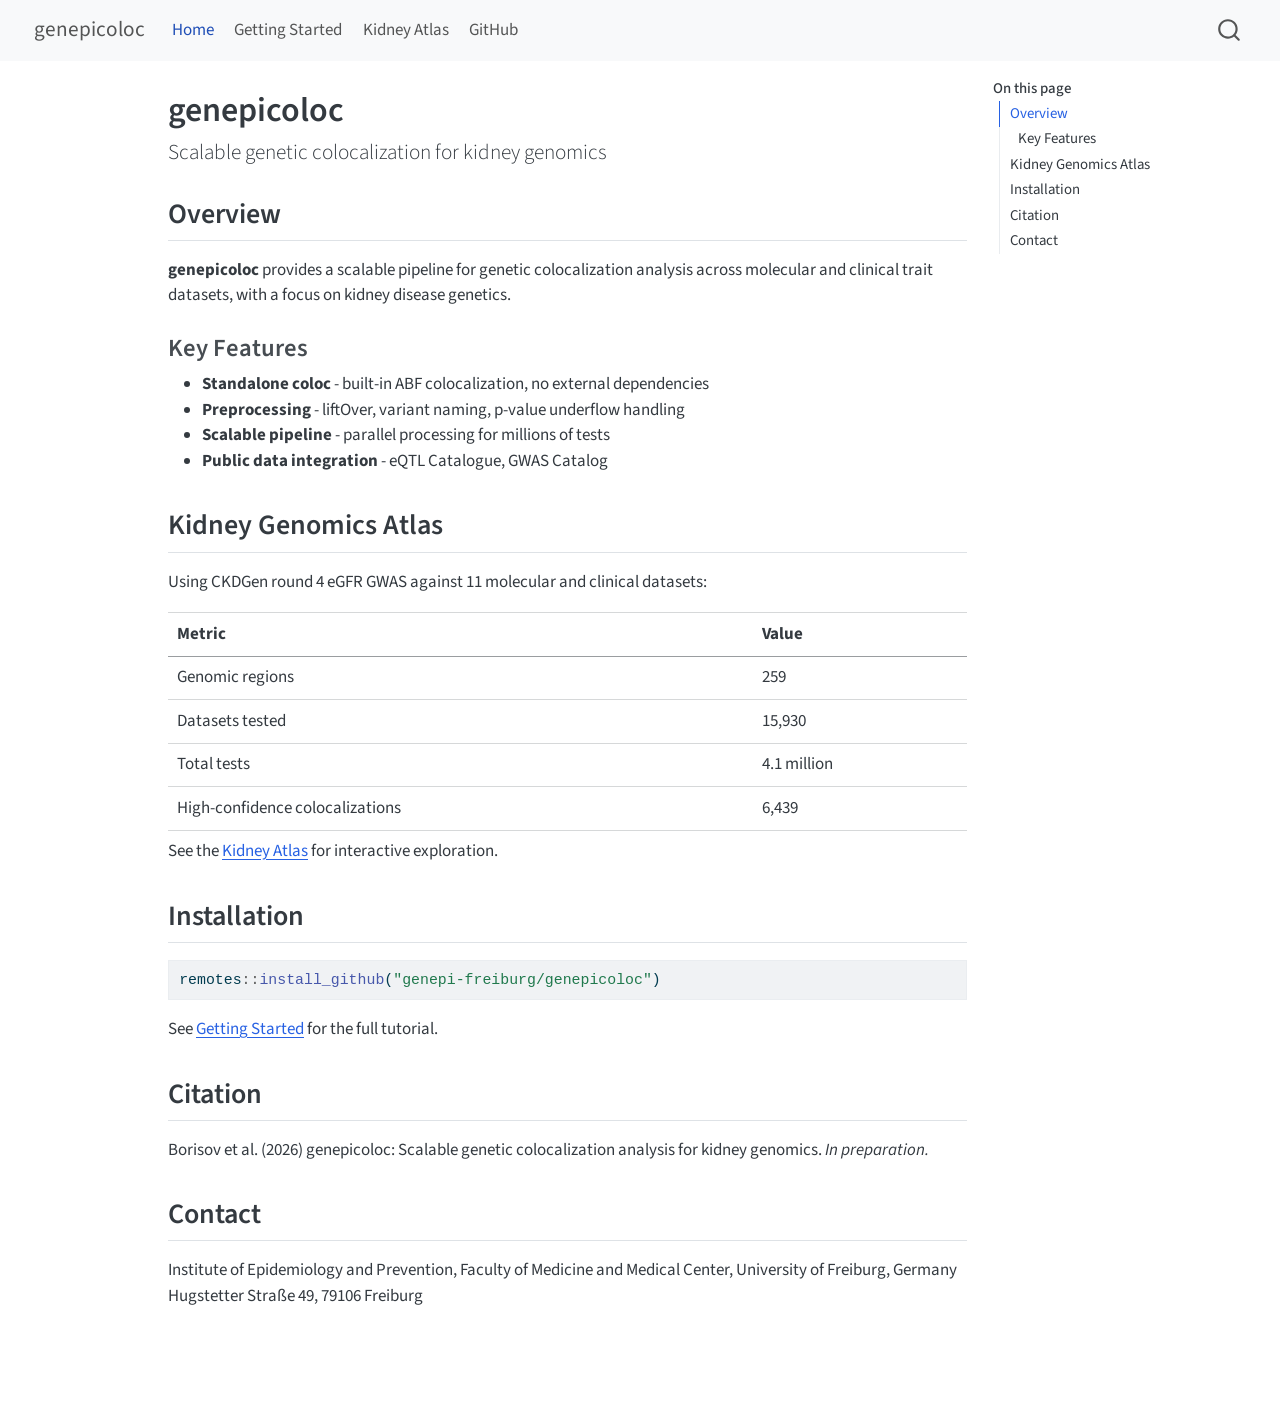
<file: index.html>
<!DOCTYPE html>
<html xmlns="http://www.w3.org/1999/xhtml" lang="en" xml:lang="en"><head>

<meta charset="utf-8">
<meta name="generator" content="quarto-1.8.25">

<meta name="viewport" content="width=device-width, initial-scale=1.0, user-scalable=yes">


<title>genepicoloc</title>
<style>
code{white-space: pre-wrap;}
span.smallcaps{font-variant: small-caps;}
div.columns{display: flex; gap: min(4vw, 1.5em);}
div.column{flex: auto; overflow-x: auto;}
div.hanging-indent{margin-left: 1.5em; text-indent: -1.5em;}
ul.task-list{list-style: none;}
ul.task-list li input[type="checkbox"] {
  width: 0.8em;
  margin: 0 0.8em 0.2em -1em; /* quarto-specific, see https://github.com/quarto-dev/quarto-cli/issues/4556 */ 
  vertical-align: middle;
}
/* CSS for syntax highlighting */
html { -webkit-text-size-adjust: 100%; }
pre > code.sourceCode { white-space: pre; position: relative; }
pre > code.sourceCode > span { display: inline-block; line-height: 1.25; }
pre > code.sourceCode > span:empty { height: 1.2em; }
.sourceCode { overflow: visible; }
code.sourceCode > span { color: inherit; text-decoration: inherit; }
div.sourceCode { margin: 1em 0; }
pre.sourceCode { margin: 0; }
@media screen {
div.sourceCode { overflow: auto; }
}
@media print {
pre > code.sourceCode { white-space: pre-wrap; }
pre > code.sourceCode > span { text-indent: -5em; padding-left: 5em; }
}
pre.numberSource code
  { counter-reset: source-line 0; }
pre.numberSource code > span
  { position: relative; left: -4em; counter-increment: source-line; }
pre.numberSource code > span > a:first-child::before
  { content: counter(source-line);
    position: relative; left: -1em; text-align: right; vertical-align: baseline;
    border: none; display: inline-block;
    -webkit-touch-callout: none; -webkit-user-select: none;
    -khtml-user-select: none; -moz-user-select: none;
    -ms-user-select: none; user-select: none;
    padding: 0 4px; width: 4em;
  }
pre.numberSource { margin-left: 3em;  padding-left: 4px; }
div.sourceCode
  {   }
@media screen {
pre > code.sourceCode > span > a:first-child::before { text-decoration: underline; }
}
</style>


<script src="site_libs/quarto-nav/quarto-nav.js"></script>
<script src="site_libs/quarto-nav/headroom.min.js"></script>
<script src="site_libs/clipboard/clipboard.min.js"></script>
<script src="site_libs/quarto-search/autocomplete.umd.js"></script>
<script src="site_libs/quarto-search/fuse.min.js"></script>
<script src="site_libs/quarto-search/quarto-search.js"></script>
<meta name="quarto:offset" content="./">
<script src="site_libs/quarto-html/quarto.js" type="module"></script>
<script src="site_libs/quarto-html/tabsets/tabsets.js" type="module"></script>
<script src="site_libs/quarto-html/axe/axe-check.js" type="module"></script>
<script src="site_libs/quarto-html/popper.min.js"></script>
<script src="site_libs/quarto-html/tippy.umd.min.js"></script>
<script src="site_libs/quarto-html/anchor.min.js"></script>
<link href="site_libs/quarto-html/tippy.css" rel="stylesheet">
<link href="site_libs/quarto-html/quarto-syntax-highlighting-7b89279ff1a6dce999919e0e67d4d9ec.css" rel="stylesheet" id="quarto-text-highlighting-styles">
<script src="site_libs/bootstrap/bootstrap.min.js"></script>
<link href="site_libs/bootstrap/bootstrap-icons.css" rel="stylesheet">
<link href="site_libs/bootstrap/bootstrap-5cfdd26d682773e737ef25c756b344ef.min.css" rel="stylesheet" append-hash="true" id="quarto-bootstrap" data-mode="light">
<script id="quarto-search-options" type="application/json">{
  "location": "navbar",
  "copy-button": false,
  "collapse-after": 3,
  "panel-placement": "end",
  "type": "overlay",
  "limit": 50,
  "keyboard-shortcut": [
    "f",
    "/",
    "s"
  ],
  "show-item-context": false,
  "language": {
    "search-no-results-text": "No results",
    "search-matching-documents-text": "matching documents",
    "search-copy-link-title": "Copy link to search",
    "search-hide-matches-text": "Hide additional matches",
    "search-more-match-text": "more match in this document",
    "search-more-matches-text": "more matches in this document",
    "search-clear-button-title": "Clear",
    "search-text-placeholder": "",
    "search-detached-cancel-button-title": "Cancel",
    "search-submit-button-title": "Submit",
    "search-label": "Search"
  }
}</script>


</head>

<body class="nav-fixed quarto-light">

<div id="quarto-search-results"></div>
  <header id="quarto-header" class="headroom fixed-top">
    <nav class="navbar navbar-expand-lg " data-bs-theme="dark">
      <div class="navbar-container container-fluid">
      <div class="navbar-brand-container mx-auto">
    <a href="./index.html" class="navbar-brand navbar-brand-logo">
    </a>
    <a class="navbar-brand" href="./index.html">
    <span class="navbar-title">genepicoloc</span>
    </a>
  </div>
            <div id="quarto-search" class="" title="Search"></div>
          <button class="navbar-toggler" type="button" data-bs-toggle="collapse" data-bs-target="#navbarCollapse" aria-controls="navbarCollapse" role="menu" aria-expanded="false" aria-label="Toggle navigation" onclick="if (window.quartoToggleHeadroom) { window.quartoToggleHeadroom(); }">
  <span class="navbar-toggler-icon"></span>
</button>
          <div class="collapse navbar-collapse" id="navbarCollapse">
            <ul class="navbar-nav navbar-nav-scroll me-auto">
  <li class="nav-item">
    <a class="nav-link active" href="./index.html" aria-current="page"> 
<span class="menu-text">Home</span></a>
  </li>  
  <li class="nav-item">
    <a class="nav-link" href="./vignettes/genepicoloc-workflow.html"> 
<span class="menu-text">Getting Started</span></a>
  </li>  
  <li class="nav-item">
    <a class="nav-link" href="./atlas.html"> 
<span class="menu-text">Kidney Atlas</span></a>
  </li>  
  <li class="nav-item">
    <a class="nav-link" href="https://github.com/genepi-freiburg/genepicoloc"> 
<span class="menu-text">GitHub</span></a>
  </li>  
</ul>
          </div> <!-- /navcollapse -->
            <div class="quarto-navbar-tools">
</div>
      </div> <!-- /container-fluid -->
    </nav>
</header>
<!-- content -->
<div id="quarto-content" class="quarto-container page-columns page-rows-contents page-layout-article page-navbar">
<!-- sidebar -->
<!-- margin-sidebar -->
    <div id="quarto-margin-sidebar" class="sidebar margin-sidebar">
        <nav id="TOC" role="doc-toc" class="toc-active">
    <h2 id="toc-title">On this page</h2>
   
  <ul>
  <li><a href="#overview" id="toc-overview" class="nav-link active" data-scroll-target="#overview">Overview</a>
  <ul class="collapse">
  <li><a href="#key-features" id="toc-key-features" class="nav-link" data-scroll-target="#key-features">Key Features</a></li>
  </ul></li>
  <li><a href="#kidney-genomics-atlas" id="toc-kidney-genomics-atlas" class="nav-link" data-scroll-target="#kidney-genomics-atlas">Kidney Genomics Atlas</a></li>
  <li><a href="#installation" id="toc-installation" class="nav-link" data-scroll-target="#installation">Installation</a></li>
  <li><a href="#citation" id="toc-citation" class="nav-link" data-scroll-target="#citation">Citation</a></li>
  <li><a href="#contact" id="toc-contact" class="nav-link" data-scroll-target="#contact">Contact</a></li>
  </ul>
</nav>
    </div>
<!-- main -->
<main class="content" id="quarto-document-content">

<header id="title-block-header" class="quarto-title-block default">
<div class="quarto-title">
<h1 class="title">genepicoloc</h1>
<p class="subtitle lead">Scalable genetic colocalization for kidney genomics</p>
</div>



<div class="quarto-title-meta">

    
  
    
  </div>
  


</header>


<section id="overview" class="level2">
<h2 class="anchored" data-anchor-id="overview">Overview</h2>
<p><strong>genepicoloc</strong> provides a scalable pipeline for genetic colocalization analysis across molecular and clinical trait datasets, with a focus on kidney disease genetics.</p>
<section id="key-features" class="level3">
<h3 class="anchored" data-anchor-id="key-features">Key Features</h3>
<ul>
<li><strong>Standalone coloc</strong> - built-in ABF colocalization, no external dependencies</li>
<li><strong>Preprocessing</strong> - liftOver, variant naming, p-value underflow handling</li>
<li><strong>Scalable pipeline</strong> - parallel processing for millions of tests</li>
<li><strong>Public data integration</strong> - eQTL Catalogue, GWAS Catalog</li>
</ul>
</section>
</section>
<section id="kidney-genomics-atlas" class="level2">
<h2 class="anchored" data-anchor-id="kidney-genomics-atlas">Kidney Genomics Atlas</h2>
<p>Using CKDGen round 4 eGFR GWAS against 11 molecular and clinical datasets:</p>
<table class="caption-top table">
<thead>
<tr class="header">
<th>Metric</th>
<th>Value</th>
</tr>
</thead>
<tbody>
<tr class="odd">
<td>Genomic regions</td>
<td>259</td>
</tr>
<tr class="even">
<td>Datasets tested</td>
<td>15,930</td>
</tr>
<tr class="odd">
<td>Total tests</td>
<td>4.1 million</td>
</tr>
<tr class="even">
<td>High-confidence colocalizations</td>
<td>6,439</td>
</tr>
</tbody>
</table>
<p>See the <a href="./atlas.html">Kidney Atlas</a> for interactive exploration.</p>
</section>
<section id="installation" class="level2">
<h2 class="anchored" data-anchor-id="installation">Installation</h2>
<div class="code-copy-outer-scaffold"><div class="sourceCode" id="cb1"><pre class="sourceCode r code-with-copy"><code class="sourceCode r"><span id="cb1-1"><a href="#cb1-1" aria-hidden="true" tabindex="-1"></a>remotes<span class="sc">::</span><span class="fu">install_github</span>(<span class="st">"genepi-freiburg/genepicoloc"</span>)</span></code></pre></div><button title="Copy to Clipboard" class="code-copy-button"><i class="bi"></i></button></div>
<p>See <a href="./vignettes/genepicoloc-workflow.html">Getting Started</a> for the full tutorial.</p>
</section>
<section id="citation" class="level2">
<h2 class="anchored" data-anchor-id="citation">Citation</h2>
<p>Borisov et al.&nbsp;(2026) genepicoloc: Scalable genetic colocalization analysis for kidney genomics. <em>In preparation.</em></p>
</section>
<section id="contact" class="level2">
<h2 class="anchored" data-anchor-id="contact">Contact</h2>
<p>Institute of Epidemiology and Prevention, Faculty of Medicine and Medical Center, University of Freiburg, Germany Hugstetter Straße 49, 79106 Freiburg</p>


</section>

</main> <!-- /main -->
<script id="quarto-html-after-body" type="application/javascript">
  window.document.addEventListener("DOMContentLoaded", function (event) {
    const icon = "";
    const anchorJS = new window.AnchorJS();
    anchorJS.options = {
      placement: 'right',
      icon: icon
    };
    anchorJS.add('.anchored');
    const isCodeAnnotation = (el) => {
      for (const clz of el.classList) {
        if (clz.startsWith('code-annotation-')) {                     
          return true;
        }
      }
      return false;
    }
    const onCopySuccess = function(e) {
      // button target
      const button = e.trigger;
      // don't keep focus
      button.blur();
      // flash "checked"
      button.classList.add('code-copy-button-checked');
      var currentTitle = button.getAttribute("title");
      button.setAttribute("title", "Copied!");
      let tooltip;
      if (window.bootstrap) {
        button.setAttribute("data-bs-toggle", "tooltip");
        button.setAttribute("data-bs-placement", "left");
        button.setAttribute("data-bs-title", "Copied!");
        tooltip = new bootstrap.Tooltip(button, 
          { trigger: "manual", 
            customClass: "code-copy-button-tooltip",
            offset: [0, -8]});
        tooltip.show();    
      }
      setTimeout(function() {
        if (tooltip) {
          tooltip.hide();
          button.removeAttribute("data-bs-title");
          button.removeAttribute("data-bs-toggle");
          button.removeAttribute("data-bs-placement");
        }
        button.setAttribute("title", currentTitle);
        button.classList.remove('code-copy-button-checked');
      }, 1000);
      // clear code selection
      e.clearSelection();
    }
    const getTextToCopy = function(trigger) {
      const outerScaffold = trigger.parentElement.cloneNode(true);
      const codeEl = outerScaffold.querySelector('code');
      for (const childEl of codeEl.children) {
        if (isCodeAnnotation(childEl)) {
          childEl.remove();
        }
      }
      return codeEl.innerText;
    }
    const clipboard = new window.ClipboardJS('.code-copy-button:not([data-in-quarto-modal])', {
      text: getTextToCopy
    });
    clipboard.on('success', onCopySuccess);
    if (window.document.getElementById('quarto-embedded-source-code-modal')) {
      const clipboardModal = new window.ClipboardJS('.code-copy-button[data-in-quarto-modal]', {
        text: getTextToCopy,
        container: window.document.getElementById('quarto-embedded-source-code-modal')
      });
      clipboardModal.on('success', onCopySuccess);
    }
      var localhostRegex = new RegExp(/^(?:http|https):\/\/localhost\:?[0-9]*\//);
      var mailtoRegex = new RegExp(/^mailto:/);
        var filterRegex = new RegExp("https:\/\/genepi-freiburg\.github\.io\/genepicoloc\/");
      var isInternal = (href) => {
          return filterRegex.test(href) || localhostRegex.test(href) || mailtoRegex.test(href);
      }
      // Inspect non-navigation links and adorn them if external
     var links = window.document.querySelectorAll('a[href]:not(.nav-link):not(.navbar-brand):not(.toc-action):not(.sidebar-link):not(.sidebar-item-toggle):not(.pagination-link):not(.no-external):not([aria-hidden]):not(.dropdown-item):not(.quarto-navigation-tool):not(.about-link)');
      for (var i=0; i<links.length; i++) {
        const link = links[i];
        if (!isInternal(link.href)) {
          // undo the damage that might have been done by quarto-nav.js in the case of
          // links that we want to consider external
          if (link.dataset.originalHref !== undefined) {
            link.href = link.dataset.originalHref;
          }
        }
      }
    function tippyHover(el, contentFn, onTriggerFn, onUntriggerFn) {
      const config = {
        allowHTML: true,
        maxWidth: 500,
        delay: 100,
        arrow: false,
        appendTo: function(el) {
            return el.parentElement;
        },
        interactive: true,
        interactiveBorder: 10,
        theme: 'quarto',
        placement: 'bottom-start',
      };
      if (contentFn) {
        config.content = contentFn;
      }
      if (onTriggerFn) {
        config.onTrigger = onTriggerFn;
      }
      if (onUntriggerFn) {
        config.onUntrigger = onUntriggerFn;
      }
      window.tippy(el, config); 
    }
    const noterefs = window.document.querySelectorAll('a[role="doc-noteref"]');
    for (var i=0; i<noterefs.length; i++) {
      const ref = noterefs[i];
      tippyHover(ref, function() {
        // use id or data attribute instead here
        let href = ref.getAttribute('data-footnote-href') || ref.getAttribute('href');
        try { href = new URL(href).hash; } catch {}
        const id = href.replace(/^#\/?/, "");
        const note = window.document.getElementById(id);
        if (note) {
          return note.innerHTML;
        } else {
          return "";
        }
      });
    }
    const xrefs = window.document.querySelectorAll('a.quarto-xref');
    const processXRef = (id, note) => {
      // Strip column container classes
      const stripColumnClz = (el) => {
        el.classList.remove("page-full", "page-columns");
        if (el.children) {
          for (const child of el.children) {
            stripColumnClz(child);
          }
        }
      }
      stripColumnClz(note)
      if (id === null || id.startsWith('sec-')) {
        // Special case sections, only their first couple elements
        const container = document.createElement("div");
        if (note.children && note.children.length > 2) {
          container.appendChild(note.children[0].cloneNode(true));
          for (let i = 1; i < note.children.length; i++) {
            const child = note.children[i];
            if (child.tagName === "P" && child.innerText === "") {
              continue;
            } else {
              container.appendChild(child.cloneNode(true));
              break;
            }
          }
          if (window.Quarto?.typesetMath) {
            window.Quarto.typesetMath(container);
          }
          return container.innerHTML
        } else {
          if (window.Quarto?.typesetMath) {
            window.Quarto.typesetMath(note);
          }
          return note.innerHTML;
        }
      } else {
        // Remove any anchor links if they are present
        const anchorLink = note.querySelector('a.anchorjs-link');
        if (anchorLink) {
          anchorLink.remove();
        }
        if (window.Quarto?.typesetMath) {
          window.Quarto.typesetMath(note);
        }
        if (note.classList.contains("callout")) {
          return note.outerHTML;
        } else {
          return note.innerHTML;
        }
      }
    }
    for (var i=0; i<xrefs.length; i++) {
      const xref = xrefs[i];
      tippyHover(xref, undefined, function(instance) {
        instance.disable();
        let url = xref.getAttribute('href');
        let hash = undefined; 
        if (url.startsWith('#')) {
          hash = url;
        } else {
          try { hash = new URL(url).hash; } catch {}
        }
        if (hash) {
          const id = hash.replace(/^#\/?/, "");
          const note = window.document.getElementById(id);
          if (note !== null) {
            try {
              const html = processXRef(id, note.cloneNode(true));
              instance.setContent(html);
            } finally {
              instance.enable();
              instance.show();
            }
          } else {
            // See if we can fetch this
            fetch(url.split('#')[0])
            .then(res => res.text())
            .then(html => {
              const parser = new DOMParser();
              const htmlDoc = parser.parseFromString(html, "text/html");
              const note = htmlDoc.getElementById(id);
              if (note !== null) {
                const html = processXRef(id, note);
                instance.setContent(html);
              } 
            }).finally(() => {
              instance.enable();
              instance.show();
            });
          }
        } else {
          // See if we can fetch a full url (with no hash to target)
          // This is a special case and we should probably do some content thinning / targeting
          fetch(url)
          .then(res => res.text())
          .then(html => {
            const parser = new DOMParser();
            const htmlDoc = parser.parseFromString(html, "text/html");
            const note = htmlDoc.querySelector('main.content');
            if (note !== null) {
              // This should only happen for chapter cross references
              // (since there is no id in the URL)
              // remove the first header
              if (note.children.length > 0 && note.children[0].tagName === "HEADER") {
                note.children[0].remove();
              }
              const html = processXRef(null, note);
              instance.setContent(html);
            } 
          }).finally(() => {
            instance.enable();
            instance.show();
          });
        }
      }, function(instance) {
      });
    }
        let selectedAnnoteEl;
        const selectorForAnnotation = ( cell, annotation) => {
          let cellAttr = 'data-code-cell="' + cell + '"';
          let lineAttr = 'data-code-annotation="' +  annotation + '"';
          const selector = 'span[' + cellAttr + '][' + lineAttr + ']';
          return selector;
        }
        const selectCodeLines = (annoteEl) => {
          const doc = window.document;
          const targetCell = annoteEl.getAttribute("data-target-cell");
          const targetAnnotation = annoteEl.getAttribute("data-target-annotation");
          const annoteSpan = window.document.querySelector(selectorForAnnotation(targetCell, targetAnnotation));
          const lines = annoteSpan.getAttribute("data-code-lines").split(",");
          const lineIds = lines.map((line) => {
            return targetCell + "-" + line;
          })
          let top = null;
          let height = null;
          let parent = null;
          if (lineIds.length > 0) {
              //compute the position of the single el (top and bottom and make a div)
              const el = window.document.getElementById(lineIds[0]);
              top = el.offsetTop;
              height = el.offsetHeight;
              parent = el.parentElement.parentElement;
            if (lineIds.length > 1) {
              const lastEl = window.document.getElementById(lineIds[lineIds.length - 1]);
              const bottom = lastEl.offsetTop + lastEl.offsetHeight;
              height = bottom - top;
            }
            if (top !== null && height !== null && parent !== null) {
              // cook up a div (if necessary) and position it 
              let div = window.document.getElementById("code-annotation-line-highlight");
              if (div === null) {
                div = window.document.createElement("div");
                div.setAttribute("id", "code-annotation-line-highlight");
                div.style.position = 'absolute';
                parent.appendChild(div);
              }
              div.style.top = top - 2 + "px";
              div.style.height = height + 4 + "px";
              div.style.left = 0;
              let gutterDiv = window.document.getElementById("code-annotation-line-highlight-gutter");
              if (gutterDiv === null) {
                gutterDiv = window.document.createElement("div");
                gutterDiv.setAttribute("id", "code-annotation-line-highlight-gutter");
                gutterDiv.style.position = 'absolute';
                const codeCell = window.document.getElementById(targetCell);
                const gutter = codeCell.querySelector('.code-annotation-gutter');
                gutter.appendChild(gutterDiv);
              }
              gutterDiv.style.top = top - 2 + "px";
              gutterDiv.style.height = height + 4 + "px";
            }
            selectedAnnoteEl = annoteEl;
          }
        };
        const unselectCodeLines = () => {
          const elementsIds = ["code-annotation-line-highlight", "code-annotation-line-highlight-gutter"];
          elementsIds.forEach((elId) => {
            const div = window.document.getElementById(elId);
            if (div) {
              div.remove();
            }
          });
          selectedAnnoteEl = undefined;
        };
          // Handle positioning of the toggle
      window.addEventListener(
        "resize",
        throttle(() => {
          elRect = undefined;
          if (selectedAnnoteEl) {
            selectCodeLines(selectedAnnoteEl);
          }
        }, 10)
      );
      function throttle(fn, ms) {
      let throttle = false;
      let timer;
        return (...args) => {
          if(!throttle) { // first call gets through
              fn.apply(this, args);
              throttle = true;
          } else { // all the others get throttled
              if(timer) clearTimeout(timer); // cancel #2
              timer = setTimeout(() => {
                fn.apply(this, args);
                timer = throttle = false;
              }, ms);
          }
        };
      }
        // Attach click handler to the DT
        const annoteDls = window.document.querySelectorAll('dt[data-target-cell]');
        for (const annoteDlNode of annoteDls) {
          annoteDlNode.addEventListener('click', (event) => {
            const clickedEl = event.target;
            if (clickedEl !== selectedAnnoteEl) {
              unselectCodeLines();
              const activeEl = window.document.querySelector('dt[data-target-cell].code-annotation-active');
              if (activeEl) {
                activeEl.classList.remove('code-annotation-active');
              }
              selectCodeLines(clickedEl);
              clickedEl.classList.add('code-annotation-active');
            } else {
              // Unselect the line
              unselectCodeLines();
              clickedEl.classList.remove('code-annotation-active');
            }
          });
        }
    const findCites = (el) => {
      const parentEl = el.parentElement;
      if (parentEl) {
        const cites = parentEl.dataset.cites;
        if (cites) {
          return {
            el,
            cites: cites.split(' ')
          };
        } else {
          return findCites(el.parentElement)
        }
      } else {
        return undefined;
      }
    };
    var bibliorefs = window.document.querySelectorAll('a[role="doc-biblioref"]');
    for (var i=0; i<bibliorefs.length; i++) {
      const ref = bibliorefs[i];
      const citeInfo = findCites(ref);
      if (citeInfo) {
        tippyHover(citeInfo.el, function() {
          var popup = window.document.createElement('div');
          citeInfo.cites.forEach(function(cite) {
            var citeDiv = window.document.createElement('div');
            citeDiv.classList.add('hanging-indent');
            citeDiv.classList.add('csl-entry');
            var biblioDiv = window.document.getElementById('ref-' + cite);
            if (biblioDiv) {
              citeDiv.innerHTML = biblioDiv.innerHTML;
            }
            popup.appendChild(citeDiv);
          });
          return popup.innerHTML;
        });
      }
    }
  });
  </script>
</div> <!-- /content -->




</body></html>
</file>
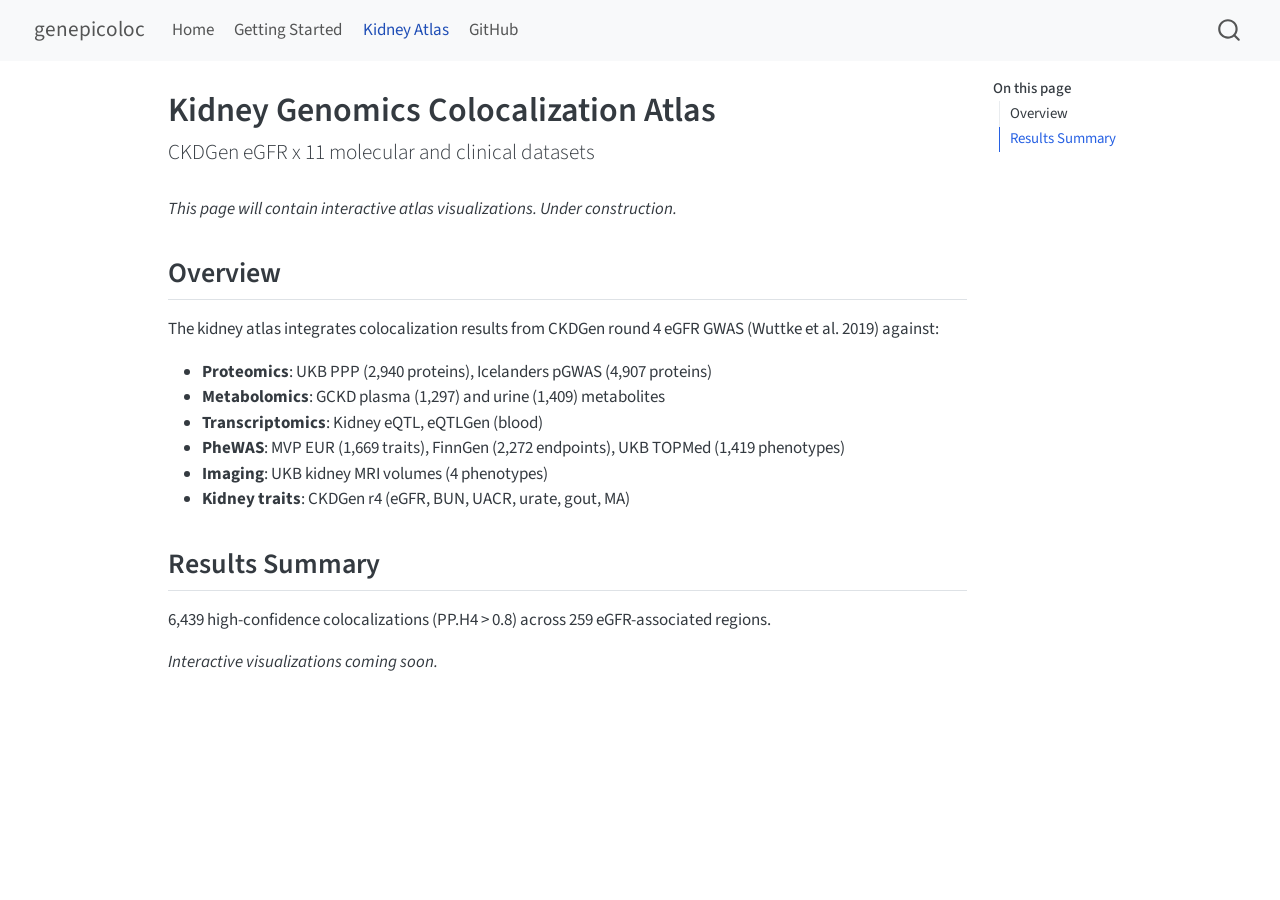
<file: atlas.html>
<!DOCTYPE html>
<html xmlns="http://www.w3.org/1999/xhtml" lang="en" xml:lang="en"><head>

<meta charset="utf-8">
<meta name="generator" content="quarto-1.8.25">

<meta name="viewport" content="width=device-width, initial-scale=1.0, user-scalable=yes">


<title>Kidney Genomics Colocalization Atlas – genepicoloc</title>
<style>
code{white-space: pre-wrap;}
span.smallcaps{font-variant: small-caps;}
div.columns{display: flex; gap: min(4vw, 1.5em);}
div.column{flex: auto; overflow-x: auto;}
div.hanging-indent{margin-left: 1.5em; text-indent: -1.5em;}
ul.task-list{list-style: none;}
ul.task-list li input[type="checkbox"] {
  width: 0.8em;
  margin: 0 0.8em 0.2em -1em; /* quarto-specific, see https://github.com/quarto-dev/quarto-cli/issues/4556 */ 
  vertical-align: middle;
}
</style>


<script src="site_libs/quarto-nav/quarto-nav.js"></script>
<script src="site_libs/quarto-nav/headroom.min.js"></script>
<script src="site_libs/clipboard/clipboard.min.js"></script>
<script src="site_libs/quarto-search/autocomplete.umd.js"></script>
<script src="site_libs/quarto-search/fuse.min.js"></script>
<script src="site_libs/quarto-search/quarto-search.js"></script>
<meta name="quarto:offset" content="./">
<script src="site_libs/quarto-html/quarto.js" type="module"></script>
<script src="site_libs/quarto-html/tabsets/tabsets.js" type="module"></script>
<script src="site_libs/quarto-html/axe/axe-check.js" type="module"></script>
<script src="site_libs/quarto-html/popper.min.js"></script>
<script src="site_libs/quarto-html/tippy.umd.min.js"></script>
<script src="site_libs/quarto-html/anchor.min.js"></script>
<link href="site_libs/quarto-html/tippy.css" rel="stylesheet">
<link href="site_libs/quarto-html/quarto-syntax-highlighting-7b89279ff1a6dce999919e0e67d4d9ec.css" rel="stylesheet" id="quarto-text-highlighting-styles">
<script src="site_libs/bootstrap/bootstrap.min.js"></script>
<link href="site_libs/bootstrap/bootstrap-icons.css" rel="stylesheet">
<link href="site_libs/bootstrap/bootstrap-5cfdd26d682773e737ef25c756b344ef.min.css" rel="stylesheet" append-hash="true" id="quarto-bootstrap" data-mode="light">
<script id="quarto-search-options" type="application/json">{
  "location": "navbar",
  "copy-button": false,
  "collapse-after": 3,
  "panel-placement": "end",
  "type": "overlay",
  "limit": 50,
  "keyboard-shortcut": [
    "f",
    "/",
    "s"
  ],
  "show-item-context": false,
  "language": {
    "search-no-results-text": "No results",
    "search-matching-documents-text": "matching documents",
    "search-copy-link-title": "Copy link to search",
    "search-hide-matches-text": "Hide additional matches",
    "search-more-match-text": "more match in this document",
    "search-more-matches-text": "more matches in this document",
    "search-clear-button-title": "Clear",
    "search-text-placeholder": "",
    "search-detached-cancel-button-title": "Cancel",
    "search-submit-button-title": "Submit",
    "search-label": "Search"
  }
}</script>


</head>

<body class="nav-fixed quarto-light">

<div id="quarto-search-results"></div>
  <header id="quarto-header" class="headroom fixed-top">
    <nav class="navbar navbar-expand-lg " data-bs-theme="dark">
      <div class="navbar-container container-fluid">
      <div class="navbar-brand-container mx-auto">
    <a href="./index.html" class="navbar-brand navbar-brand-logo">
    </a>
    <a class="navbar-brand" href="./index.html">
    <span class="navbar-title">genepicoloc</span>
    </a>
  </div>
            <div id="quarto-search" class="" title="Search"></div>
          <button class="navbar-toggler" type="button" data-bs-toggle="collapse" data-bs-target="#navbarCollapse" aria-controls="navbarCollapse" role="menu" aria-expanded="false" aria-label="Toggle navigation" onclick="if (window.quartoToggleHeadroom) { window.quartoToggleHeadroom(); }">
  <span class="navbar-toggler-icon"></span>
</button>
          <div class="collapse navbar-collapse" id="navbarCollapse">
            <ul class="navbar-nav navbar-nav-scroll me-auto">
  <li class="nav-item">
    <a class="nav-link" href="./index.html"> 
<span class="menu-text">Home</span></a>
  </li>  
  <li class="nav-item">
    <a class="nav-link" href="./vignettes/genepicoloc-workflow.html"> 
<span class="menu-text">Getting Started</span></a>
  </li>  
  <li class="nav-item">
    <a class="nav-link active" href="./atlas.html" aria-current="page"> 
<span class="menu-text">Kidney Atlas</span></a>
  </li>  
  <li class="nav-item">
    <a class="nav-link" href="https://github.com/genepi-freiburg/genepicoloc"> 
<span class="menu-text">GitHub</span></a>
  </li>  
</ul>
          </div> <!-- /navcollapse -->
            <div class="quarto-navbar-tools">
</div>
      </div> <!-- /container-fluid -->
    </nav>
</header>
<!-- content -->
<div id="quarto-content" class="quarto-container page-columns page-rows-contents page-layout-article page-navbar">
<!-- sidebar -->
<!-- margin-sidebar -->
    <div id="quarto-margin-sidebar" class="sidebar margin-sidebar">
        <nav id="TOC" role="doc-toc" class="toc-active">
    <h2 id="toc-title">On this page</h2>
   
  <ul>
  <li><a href="#overview" id="toc-overview" class="nav-link active" data-scroll-target="#overview">Overview</a></li>
  <li><a href="#results-summary" id="toc-results-summary" class="nav-link" data-scroll-target="#results-summary">Results Summary</a></li>
  </ul>
</nav>
    </div>
<!-- main -->
<main class="content" id="quarto-document-content">

<header id="title-block-header" class="quarto-title-block default">
<div class="quarto-title">
<h1 class="title">Kidney Genomics Colocalization Atlas</h1>
<p class="subtitle lead">CKDGen eGFR x 11 molecular and clinical datasets</p>
</div>



<div class="quarto-title-meta">

    
  
    
  </div>
  


</header>


<p><em>This page will contain interactive atlas visualizations. Under construction.</em></p>
<section id="overview" class="level2">
<h2 class="anchored" data-anchor-id="overview">Overview</h2>
<p>The kidney atlas integrates colocalization results from CKDGen round 4 eGFR GWAS (Wuttke et al.&nbsp;2019) against:</p>
<ul>
<li><strong>Proteomics</strong>: UKB PPP (2,940 proteins), Icelanders pGWAS (4,907 proteins)</li>
<li><strong>Metabolomics</strong>: GCKD plasma (1,297) and urine (1,409) metabolites</li>
<li><strong>Transcriptomics</strong>: Kidney eQTL, eQTLGen (blood)</li>
<li><strong>PheWAS</strong>: MVP EUR (1,669 traits), FinnGen (2,272 endpoints), UKB TOPMed (1,419 phenotypes)</li>
<li><strong>Imaging</strong>: UKB kidney MRI volumes (4 phenotypes)</li>
<li><strong>Kidney traits</strong>: CKDGen r4 (eGFR, BUN, UACR, urate, gout, MA)</li>
</ul>
</section>
<section id="results-summary" class="level2">
<h2 class="anchored" data-anchor-id="results-summary">Results Summary</h2>
<p>6,439 high-confidence colocalizations (PP.H4 &gt; 0.8) across 259 eGFR-associated regions.</p>
<p><em>Interactive visualizations coming soon.</em></p>


</section>

</main> <!-- /main -->
<script id="quarto-html-after-body" type="application/javascript">
  window.document.addEventListener("DOMContentLoaded", function (event) {
    const icon = "";
    const anchorJS = new window.AnchorJS();
    anchorJS.options = {
      placement: 'right',
      icon: icon
    };
    anchorJS.add('.anchored');
    const isCodeAnnotation = (el) => {
      for (const clz of el.classList) {
        if (clz.startsWith('code-annotation-')) {                     
          return true;
        }
      }
      return false;
    }
    const onCopySuccess = function(e) {
      // button target
      const button = e.trigger;
      // don't keep focus
      button.blur();
      // flash "checked"
      button.classList.add('code-copy-button-checked');
      var currentTitle = button.getAttribute("title");
      button.setAttribute("title", "Copied!");
      let tooltip;
      if (window.bootstrap) {
        button.setAttribute("data-bs-toggle", "tooltip");
        button.setAttribute("data-bs-placement", "left");
        button.setAttribute("data-bs-title", "Copied!");
        tooltip = new bootstrap.Tooltip(button, 
          { trigger: "manual", 
            customClass: "code-copy-button-tooltip",
            offset: [0, -8]});
        tooltip.show();    
      }
      setTimeout(function() {
        if (tooltip) {
          tooltip.hide();
          button.removeAttribute("data-bs-title");
          button.removeAttribute("data-bs-toggle");
          button.removeAttribute("data-bs-placement");
        }
        button.setAttribute("title", currentTitle);
        button.classList.remove('code-copy-button-checked');
      }, 1000);
      // clear code selection
      e.clearSelection();
    }
    const getTextToCopy = function(trigger) {
      const outerScaffold = trigger.parentElement.cloneNode(true);
      const codeEl = outerScaffold.querySelector('code');
      for (const childEl of codeEl.children) {
        if (isCodeAnnotation(childEl)) {
          childEl.remove();
        }
      }
      return codeEl.innerText;
    }
    const clipboard = new window.ClipboardJS('.code-copy-button:not([data-in-quarto-modal])', {
      text: getTextToCopy
    });
    clipboard.on('success', onCopySuccess);
    if (window.document.getElementById('quarto-embedded-source-code-modal')) {
      const clipboardModal = new window.ClipboardJS('.code-copy-button[data-in-quarto-modal]', {
        text: getTextToCopy,
        container: window.document.getElementById('quarto-embedded-source-code-modal')
      });
      clipboardModal.on('success', onCopySuccess);
    }
      var localhostRegex = new RegExp(/^(?:http|https):\/\/localhost\:?[0-9]*\//);
      var mailtoRegex = new RegExp(/^mailto:/);
        var filterRegex = new RegExp("https:\/\/genepi-freiburg\.github\.io\/genepicoloc\/");
      var isInternal = (href) => {
          return filterRegex.test(href) || localhostRegex.test(href) || mailtoRegex.test(href);
      }
      // Inspect non-navigation links and adorn them if external
     var links = window.document.querySelectorAll('a[href]:not(.nav-link):not(.navbar-brand):not(.toc-action):not(.sidebar-link):not(.sidebar-item-toggle):not(.pagination-link):not(.no-external):not([aria-hidden]):not(.dropdown-item):not(.quarto-navigation-tool):not(.about-link)');
      for (var i=0; i<links.length; i++) {
        const link = links[i];
        if (!isInternal(link.href)) {
          // undo the damage that might have been done by quarto-nav.js in the case of
          // links that we want to consider external
          if (link.dataset.originalHref !== undefined) {
            link.href = link.dataset.originalHref;
          }
        }
      }
    function tippyHover(el, contentFn, onTriggerFn, onUntriggerFn) {
      const config = {
        allowHTML: true,
        maxWidth: 500,
        delay: 100,
        arrow: false,
        appendTo: function(el) {
            return el.parentElement;
        },
        interactive: true,
        interactiveBorder: 10,
        theme: 'quarto',
        placement: 'bottom-start',
      };
      if (contentFn) {
        config.content = contentFn;
      }
      if (onTriggerFn) {
        config.onTrigger = onTriggerFn;
      }
      if (onUntriggerFn) {
        config.onUntrigger = onUntriggerFn;
      }
      window.tippy(el, config); 
    }
    const noterefs = window.document.querySelectorAll('a[role="doc-noteref"]');
    for (var i=0; i<noterefs.length; i++) {
      const ref = noterefs[i];
      tippyHover(ref, function() {
        // use id or data attribute instead here
        let href = ref.getAttribute('data-footnote-href') || ref.getAttribute('href');
        try { href = new URL(href).hash; } catch {}
        const id = href.replace(/^#\/?/, "");
        const note = window.document.getElementById(id);
        if (note) {
          return note.innerHTML;
        } else {
          return "";
        }
      });
    }
    const xrefs = window.document.querySelectorAll('a.quarto-xref');
    const processXRef = (id, note) => {
      // Strip column container classes
      const stripColumnClz = (el) => {
        el.classList.remove("page-full", "page-columns");
        if (el.children) {
          for (const child of el.children) {
            stripColumnClz(child);
          }
        }
      }
      stripColumnClz(note)
      if (id === null || id.startsWith('sec-')) {
        // Special case sections, only their first couple elements
        const container = document.createElement("div");
        if (note.children && note.children.length > 2) {
          container.appendChild(note.children[0].cloneNode(true));
          for (let i = 1; i < note.children.length; i++) {
            const child = note.children[i];
            if (child.tagName === "P" && child.innerText === "") {
              continue;
            } else {
              container.appendChild(child.cloneNode(true));
              break;
            }
          }
          if (window.Quarto?.typesetMath) {
            window.Quarto.typesetMath(container);
          }
          return container.innerHTML
        } else {
          if (window.Quarto?.typesetMath) {
            window.Quarto.typesetMath(note);
          }
          return note.innerHTML;
        }
      } else {
        // Remove any anchor links if they are present
        const anchorLink = note.querySelector('a.anchorjs-link');
        if (anchorLink) {
          anchorLink.remove();
        }
        if (window.Quarto?.typesetMath) {
          window.Quarto.typesetMath(note);
        }
        if (note.classList.contains("callout")) {
          return note.outerHTML;
        } else {
          return note.innerHTML;
        }
      }
    }
    for (var i=0; i<xrefs.length; i++) {
      const xref = xrefs[i];
      tippyHover(xref, undefined, function(instance) {
        instance.disable();
        let url = xref.getAttribute('href');
        let hash = undefined; 
        if (url.startsWith('#')) {
          hash = url;
        } else {
          try { hash = new URL(url).hash; } catch {}
        }
        if (hash) {
          const id = hash.replace(/^#\/?/, "");
          const note = window.document.getElementById(id);
          if (note !== null) {
            try {
              const html = processXRef(id, note.cloneNode(true));
              instance.setContent(html);
            } finally {
              instance.enable();
              instance.show();
            }
          } else {
            // See if we can fetch this
            fetch(url.split('#')[0])
            .then(res => res.text())
            .then(html => {
              const parser = new DOMParser();
              const htmlDoc = parser.parseFromString(html, "text/html");
              const note = htmlDoc.getElementById(id);
              if (note !== null) {
                const html = processXRef(id, note);
                instance.setContent(html);
              } 
            }).finally(() => {
              instance.enable();
              instance.show();
            });
          }
        } else {
          // See if we can fetch a full url (with no hash to target)
          // This is a special case and we should probably do some content thinning / targeting
          fetch(url)
          .then(res => res.text())
          .then(html => {
            const parser = new DOMParser();
            const htmlDoc = parser.parseFromString(html, "text/html");
            const note = htmlDoc.querySelector('main.content');
            if (note !== null) {
              // This should only happen for chapter cross references
              // (since there is no id in the URL)
              // remove the first header
              if (note.children.length > 0 && note.children[0].tagName === "HEADER") {
                note.children[0].remove();
              }
              const html = processXRef(null, note);
              instance.setContent(html);
            } 
          }).finally(() => {
            instance.enable();
            instance.show();
          });
        }
      }, function(instance) {
      });
    }
        let selectedAnnoteEl;
        const selectorForAnnotation = ( cell, annotation) => {
          let cellAttr = 'data-code-cell="' + cell + '"';
          let lineAttr = 'data-code-annotation="' +  annotation + '"';
          const selector = 'span[' + cellAttr + '][' + lineAttr + ']';
          return selector;
        }
        const selectCodeLines = (annoteEl) => {
          const doc = window.document;
          const targetCell = annoteEl.getAttribute("data-target-cell");
          const targetAnnotation = annoteEl.getAttribute("data-target-annotation");
          const annoteSpan = window.document.querySelector(selectorForAnnotation(targetCell, targetAnnotation));
          const lines = annoteSpan.getAttribute("data-code-lines").split(",");
          const lineIds = lines.map((line) => {
            return targetCell + "-" + line;
          })
          let top = null;
          let height = null;
          let parent = null;
          if (lineIds.length > 0) {
              //compute the position of the single el (top and bottom and make a div)
              const el = window.document.getElementById(lineIds[0]);
              top = el.offsetTop;
              height = el.offsetHeight;
              parent = el.parentElement.parentElement;
            if (lineIds.length > 1) {
              const lastEl = window.document.getElementById(lineIds[lineIds.length - 1]);
              const bottom = lastEl.offsetTop + lastEl.offsetHeight;
              height = bottom - top;
            }
            if (top !== null && height !== null && parent !== null) {
              // cook up a div (if necessary) and position it 
              let div = window.document.getElementById("code-annotation-line-highlight");
              if (div === null) {
                div = window.document.createElement("div");
                div.setAttribute("id", "code-annotation-line-highlight");
                div.style.position = 'absolute';
                parent.appendChild(div);
              }
              div.style.top = top - 2 + "px";
              div.style.height = height + 4 + "px";
              div.style.left = 0;
              let gutterDiv = window.document.getElementById("code-annotation-line-highlight-gutter");
              if (gutterDiv === null) {
                gutterDiv = window.document.createElement("div");
                gutterDiv.setAttribute("id", "code-annotation-line-highlight-gutter");
                gutterDiv.style.position = 'absolute';
                const codeCell = window.document.getElementById(targetCell);
                const gutter = codeCell.querySelector('.code-annotation-gutter');
                gutter.appendChild(gutterDiv);
              }
              gutterDiv.style.top = top - 2 + "px";
              gutterDiv.style.height = height + 4 + "px";
            }
            selectedAnnoteEl = annoteEl;
          }
        };
        const unselectCodeLines = () => {
          const elementsIds = ["code-annotation-line-highlight", "code-annotation-line-highlight-gutter"];
          elementsIds.forEach((elId) => {
            const div = window.document.getElementById(elId);
            if (div) {
              div.remove();
            }
          });
          selectedAnnoteEl = undefined;
        };
          // Handle positioning of the toggle
      window.addEventListener(
        "resize",
        throttle(() => {
          elRect = undefined;
          if (selectedAnnoteEl) {
            selectCodeLines(selectedAnnoteEl);
          }
        }, 10)
      );
      function throttle(fn, ms) {
      let throttle = false;
      let timer;
        return (...args) => {
          if(!throttle) { // first call gets through
              fn.apply(this, args);
              throttle = true;
          } else { // all the others get throttled
              if(timer) clearTimeout(timer); // cancel #2
              timer = setTimeout(() => {
                fn.apply(this, args);
                timer = throttle = false;
              }, ms);
          }
        };
      }
        // Attach click handler to the DT
        const annoteDls = window.document.querySelectorAll('dt[data-target-cell]');
        for (const annoteDlNode of annoteDls) {
          annoteDlNode.addEventListener('click', (event) => {
            const clickedEl = event.target;
            if (clickedEl !== selectedAnnoteEl) {
              unselectCodeLines();
              const activeEl = window.document.querySelector('dt[data-target-cell].code-annotation-active');
              if (activeEl) {
                activeEl.classList.remove('code-annotation-active');
              }
              selectCodeLines(clickedEl);
              clickedEl.classList.add('code-annotation-active');
            } else {
              // Unselect the line
              unselectCodeLines();
              clickedEl.classList.remove('code-annotation-active');
            }
          });
        }
    const findCites = (el) => {
      const parentEl = el.parentElement;
      if (parentEl) {
        const cites = parentEl.dataset.cites;
        if (cites) {
          return {
            el,
            cites: cites.split(' ')
          };
        } else {
          return findCites(el.parentElement)
        }
      } else {
        return undefined;
      }
    };
    var bibliorefs = window.document.querySelectorAll('a[role="doc-biblioref"]');
    for (var i=0; i<bibliorefs.length; i++) {
      const ref = bibliorefs[i];
      const citeInfo = findCites(ref);
      if (citeInfo) {
        tippyHover(citeInfo.el, function() {
          var popup = window.document.createElement('div');
          citeInfo.cites.forEach(function(cite) {
            var citeDiv = window.document.createElement('div');
            citeDiv.classList.add('hanging-indent');
            citeDiv.classList.add('csl-entry');
            var biblioDiv = window.document.getElementById('ref-' + cite);
            if (biblioDiv) {
              citeDiv.innerHTML = biblioDiv.innerHTML;
            }
            popup.appendChild(citeDiv);
          });
          return popup.innerHTML;
        });
      }
    }
  });
  </script>
</div> <!-- /content -->




</body></html>
</file>
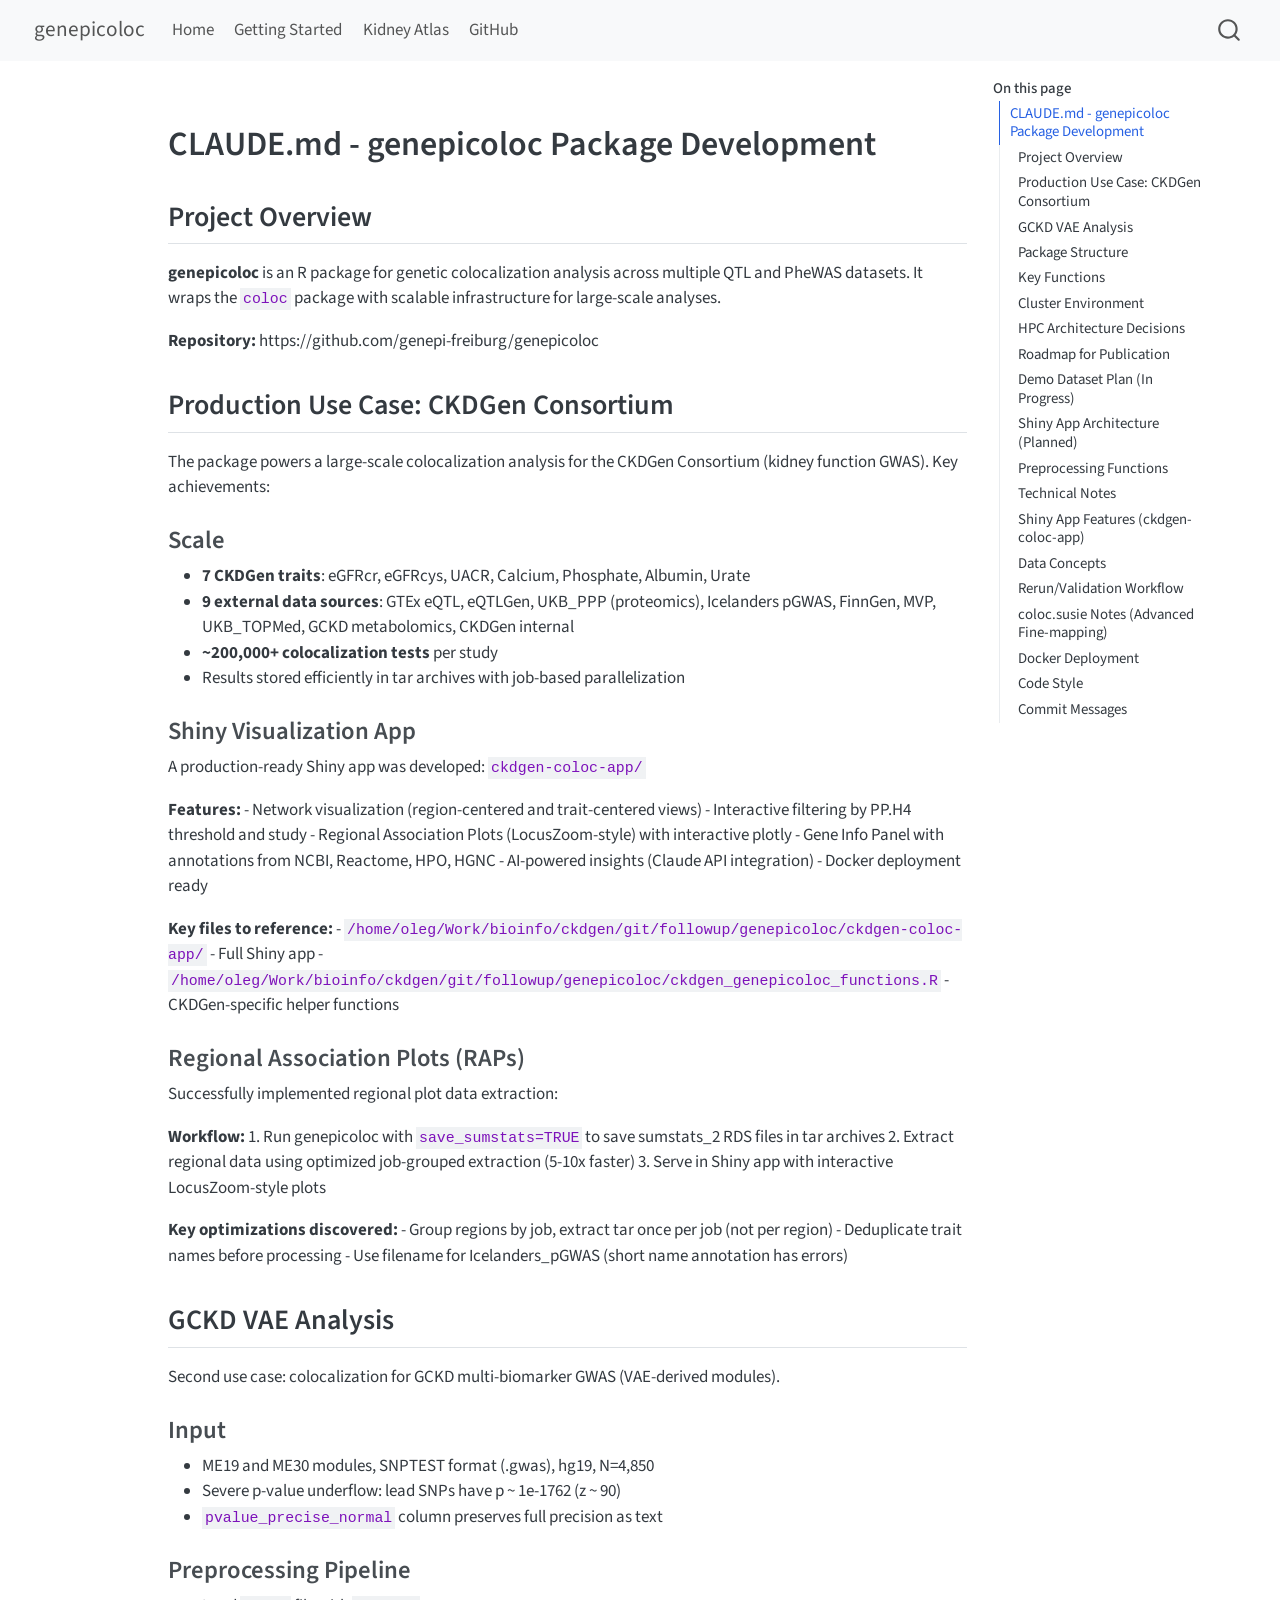
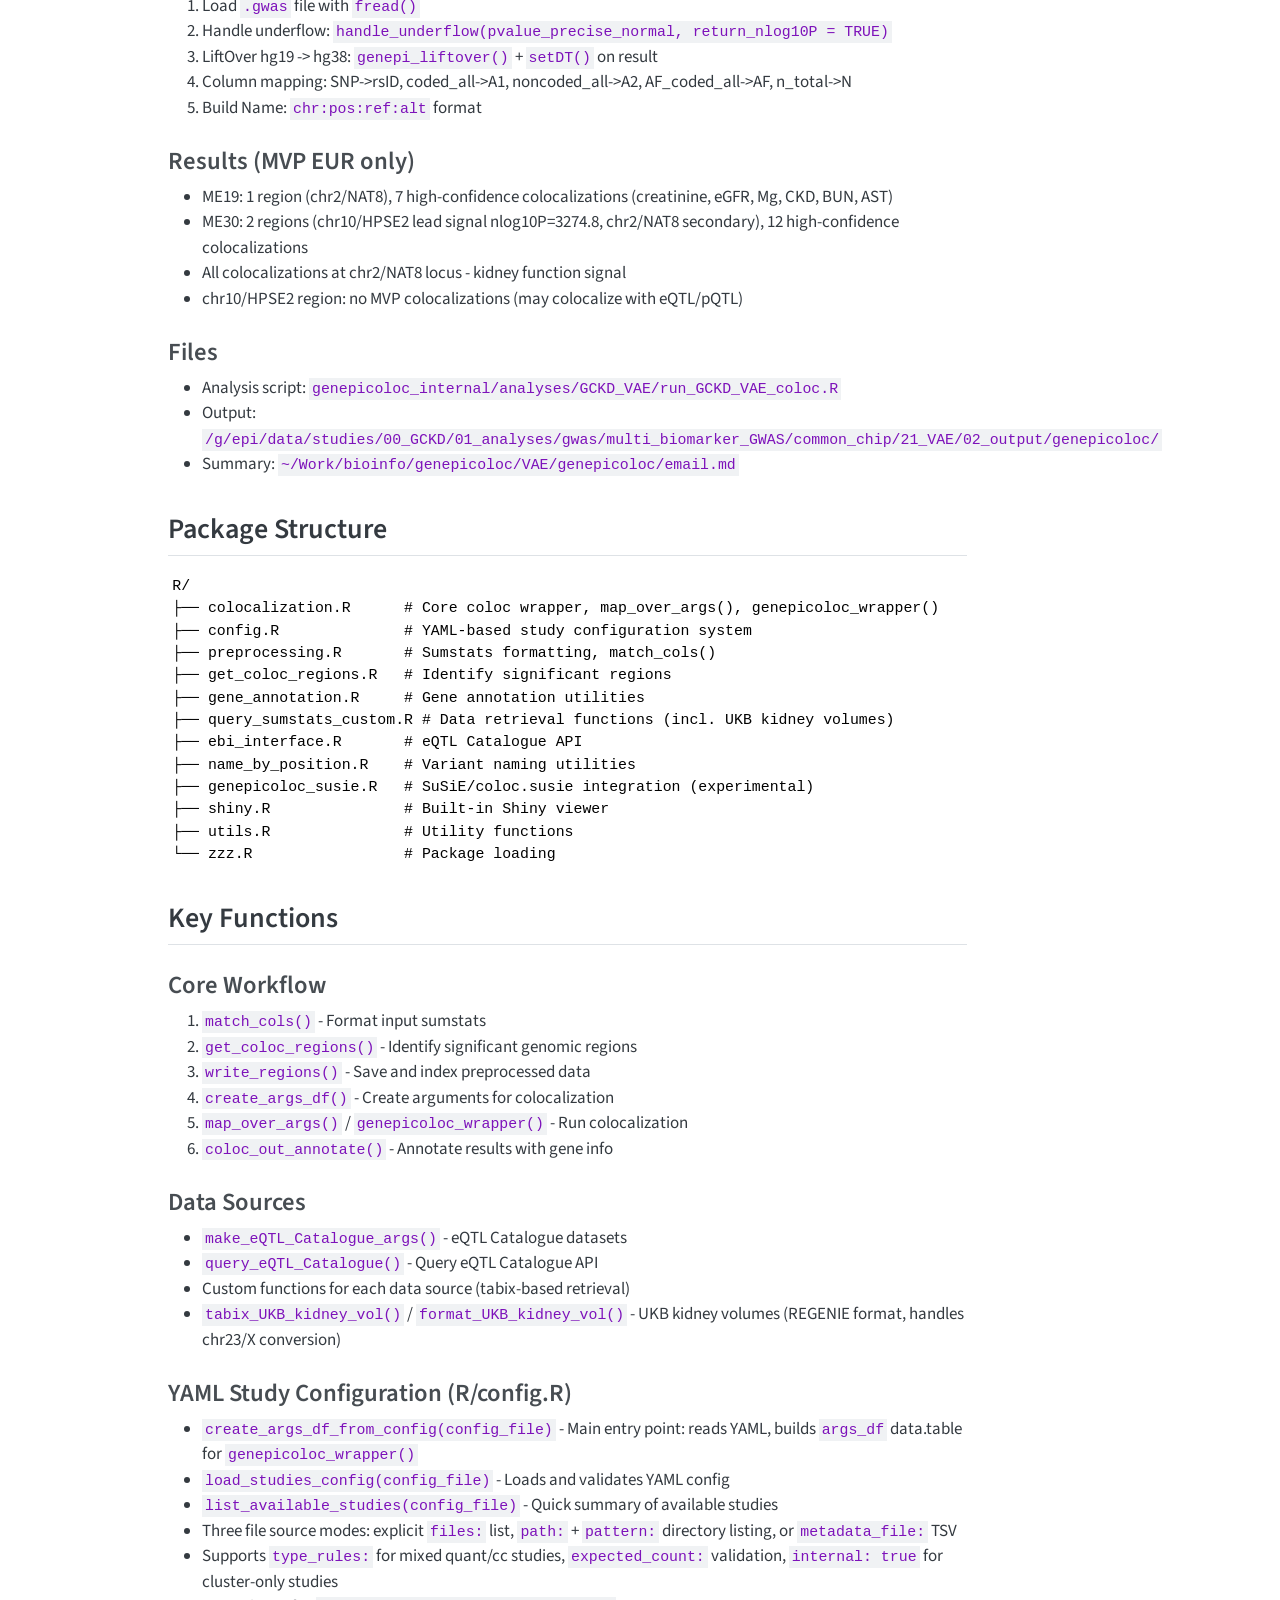
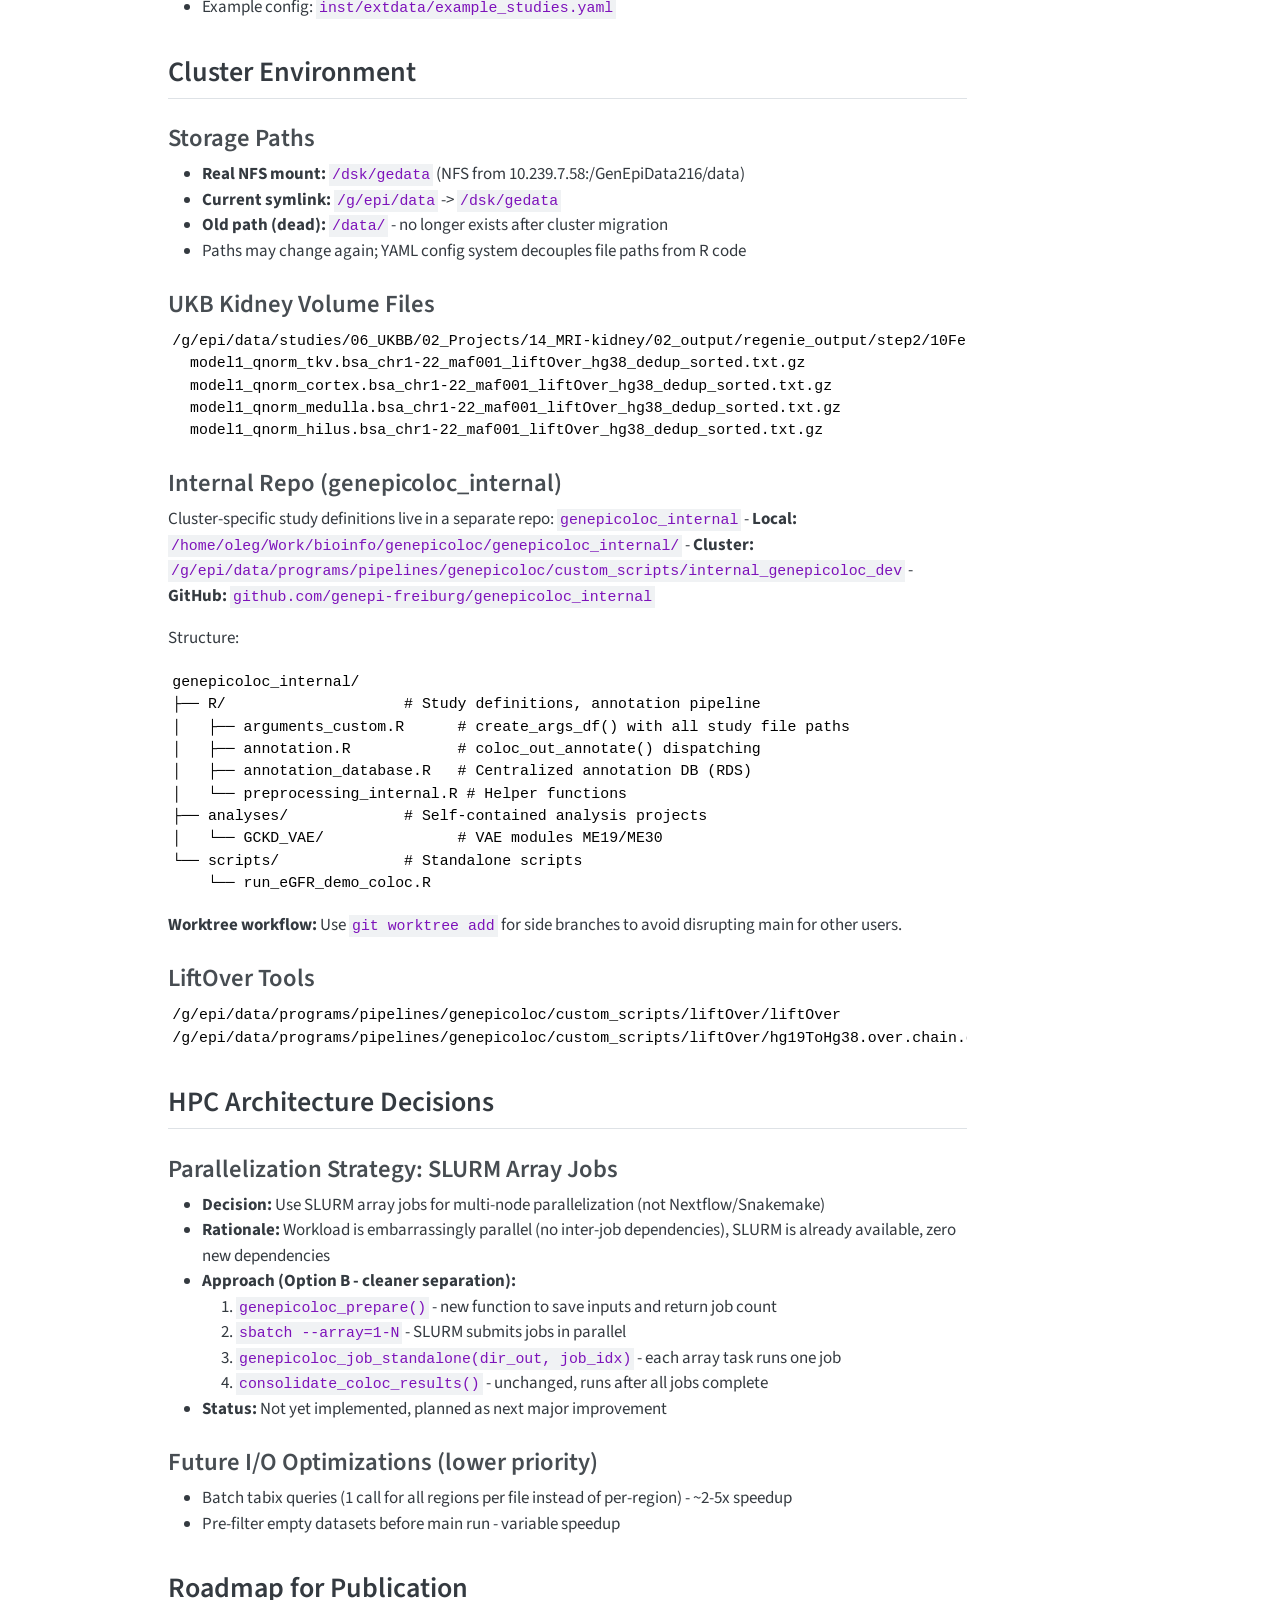
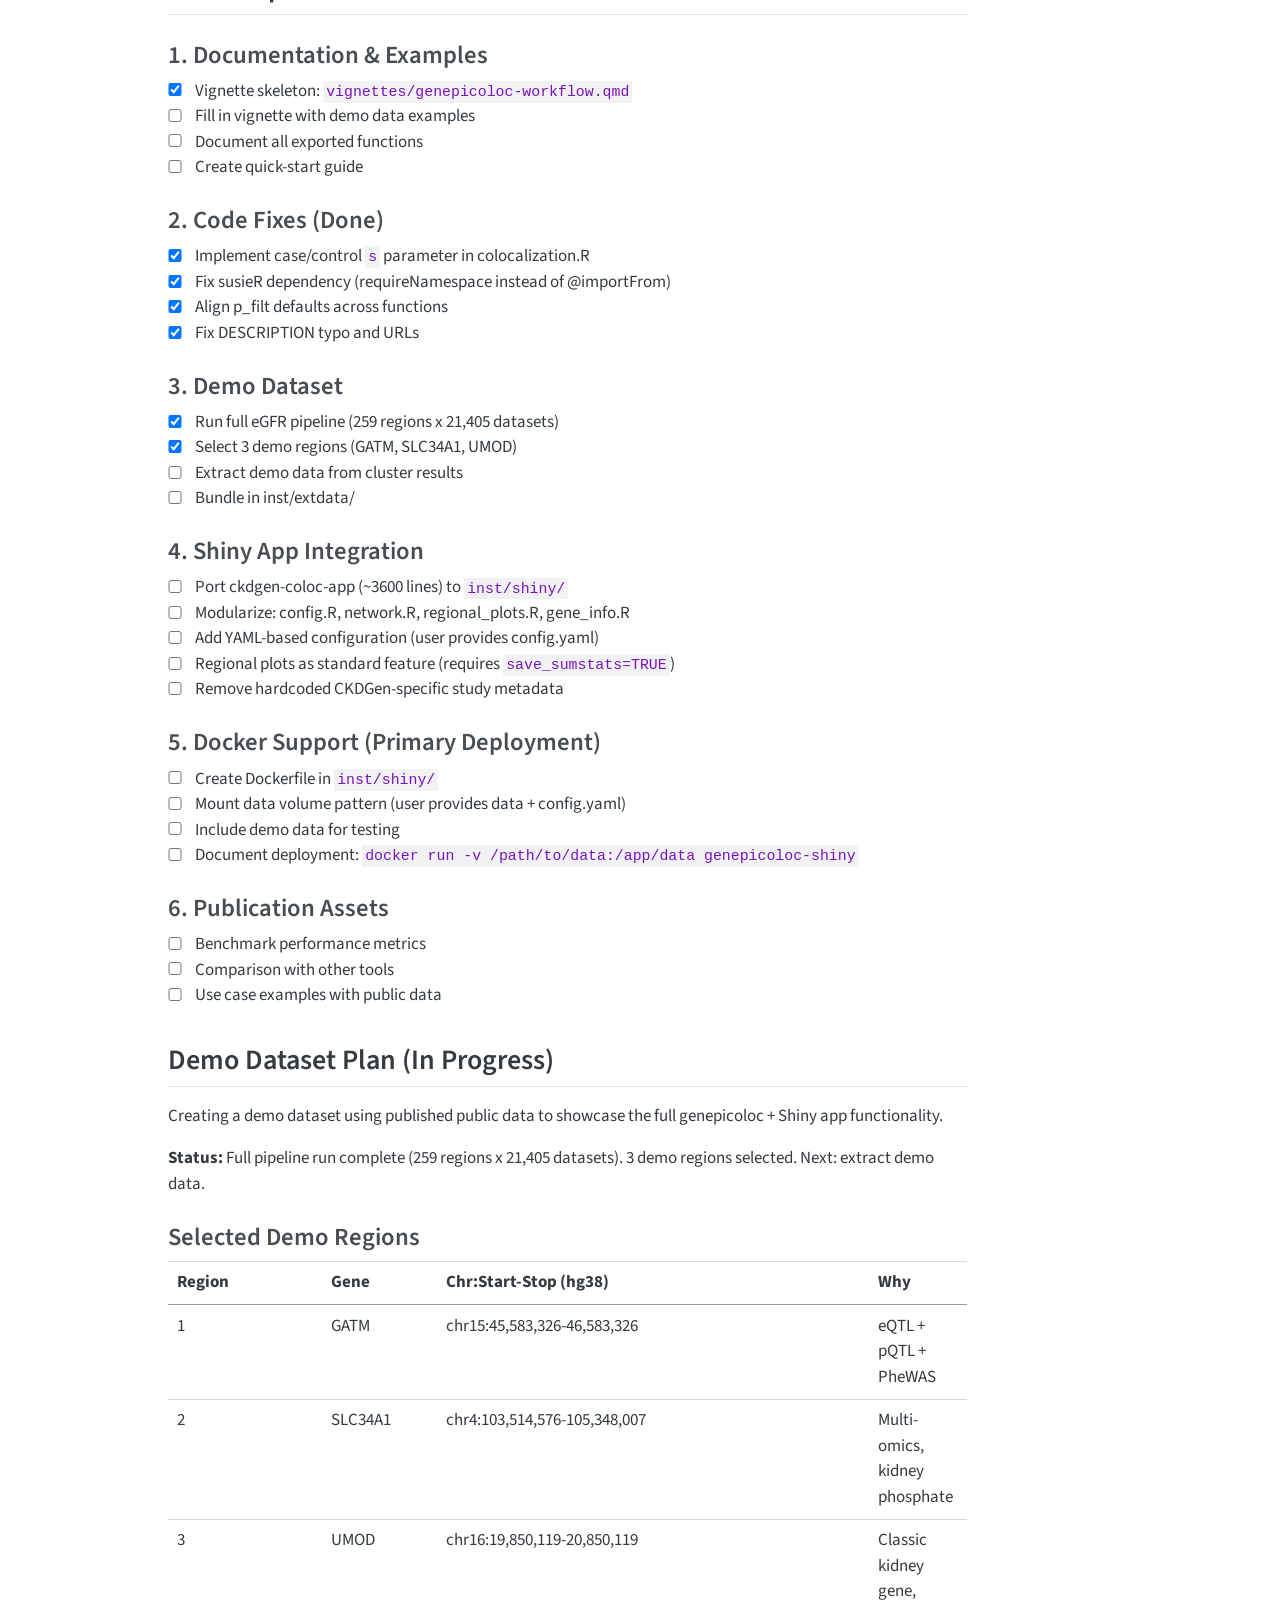
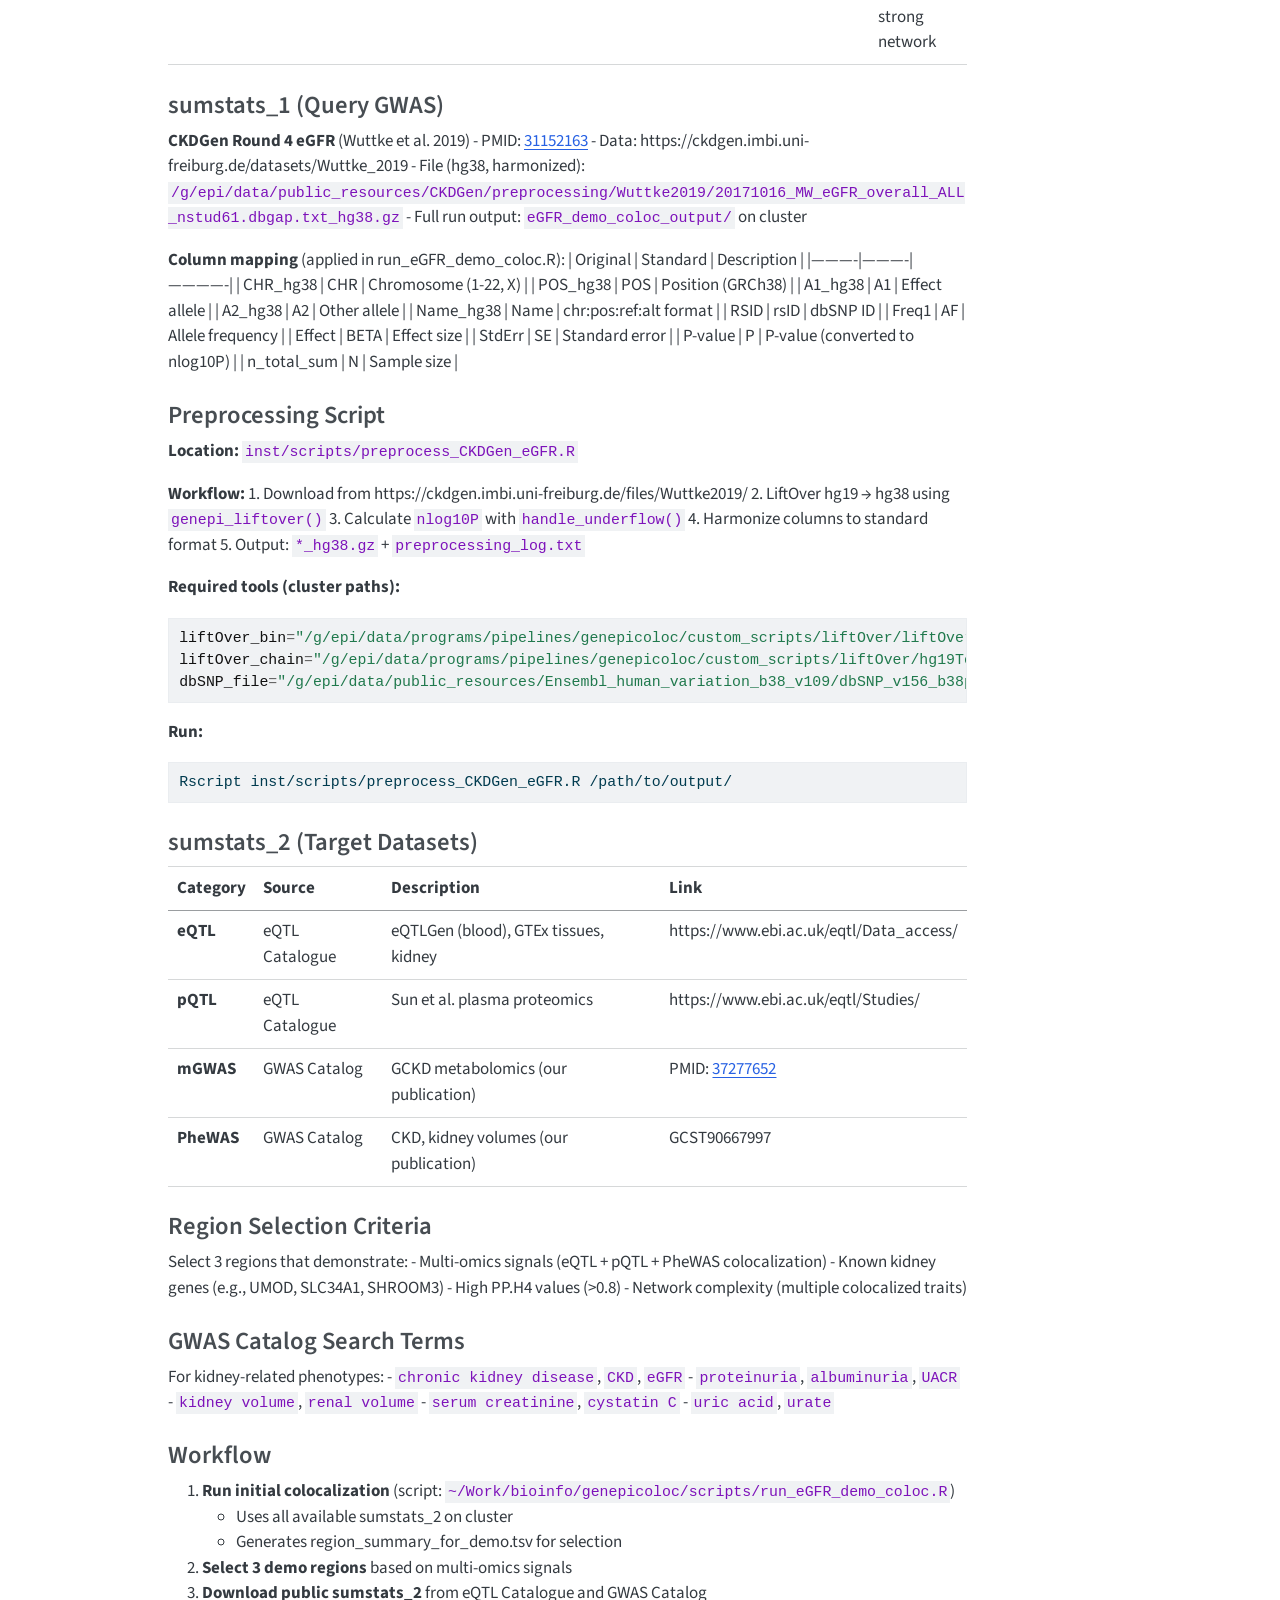
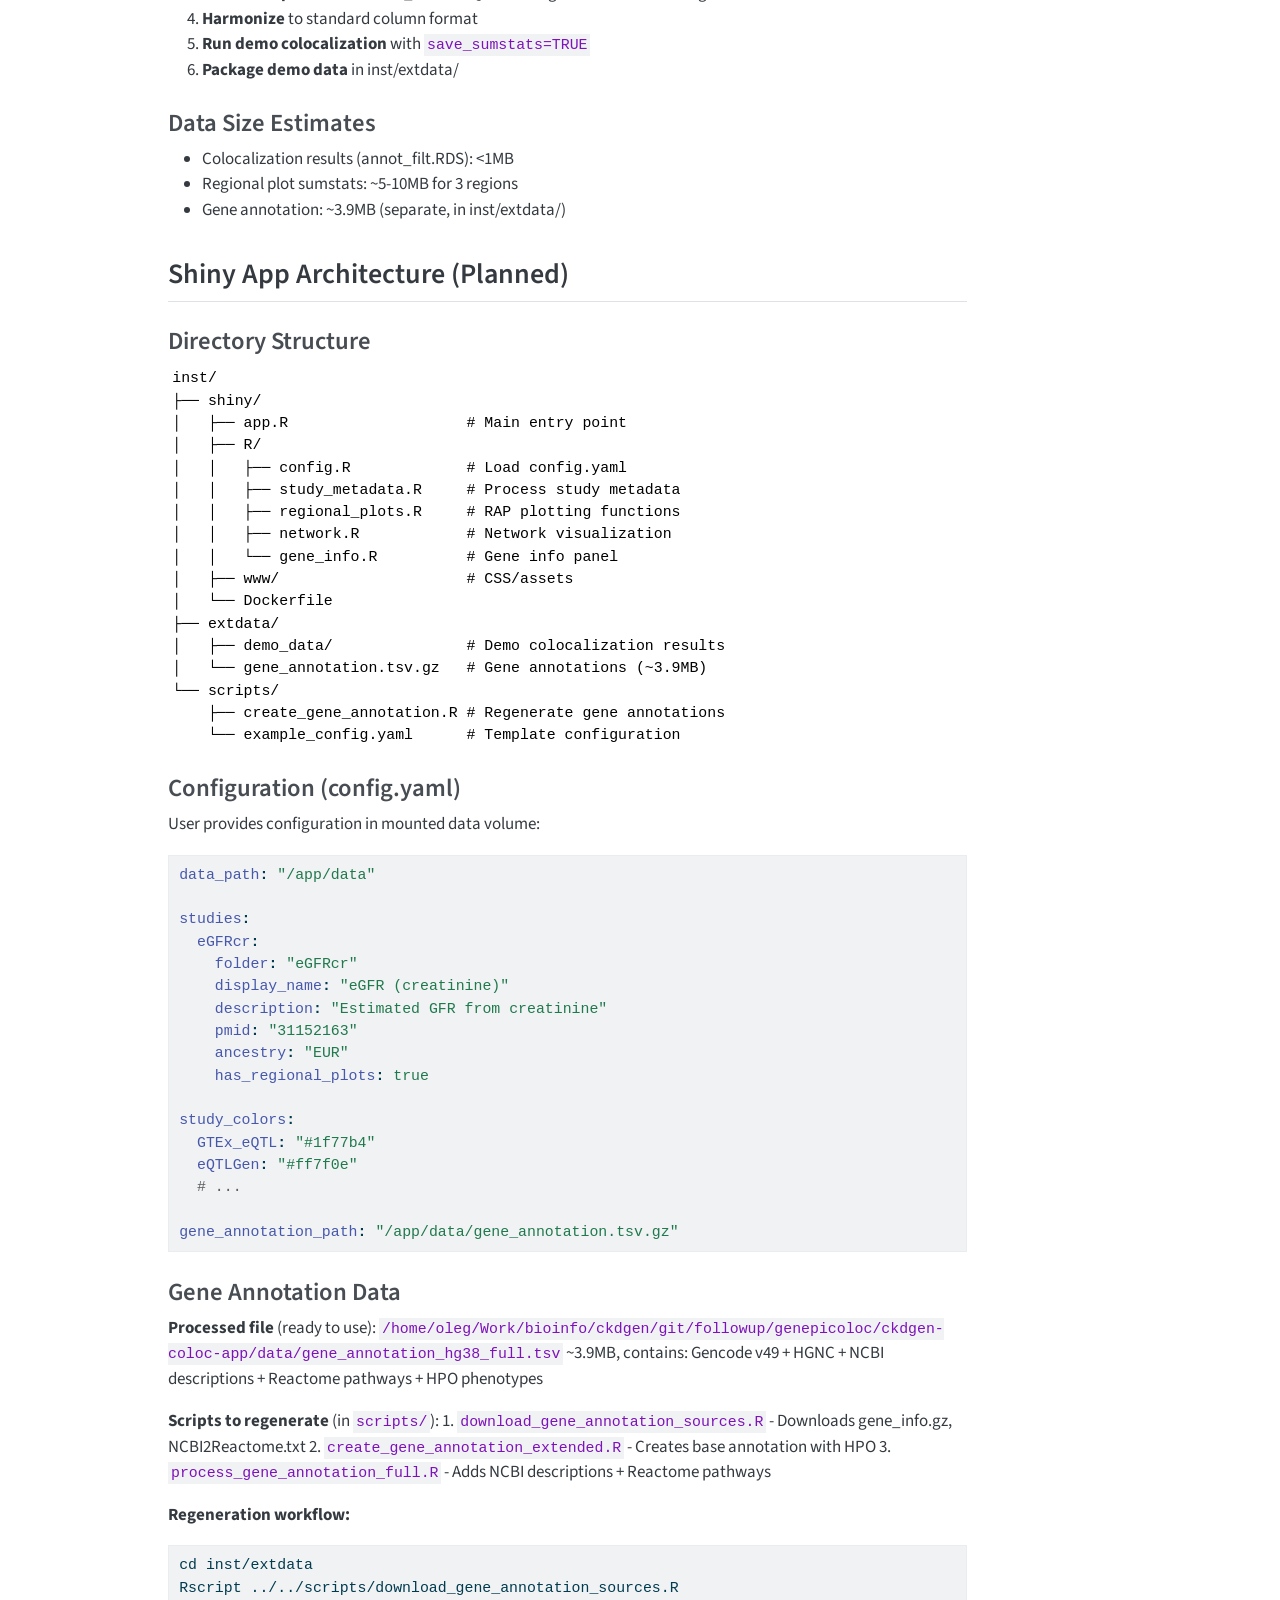
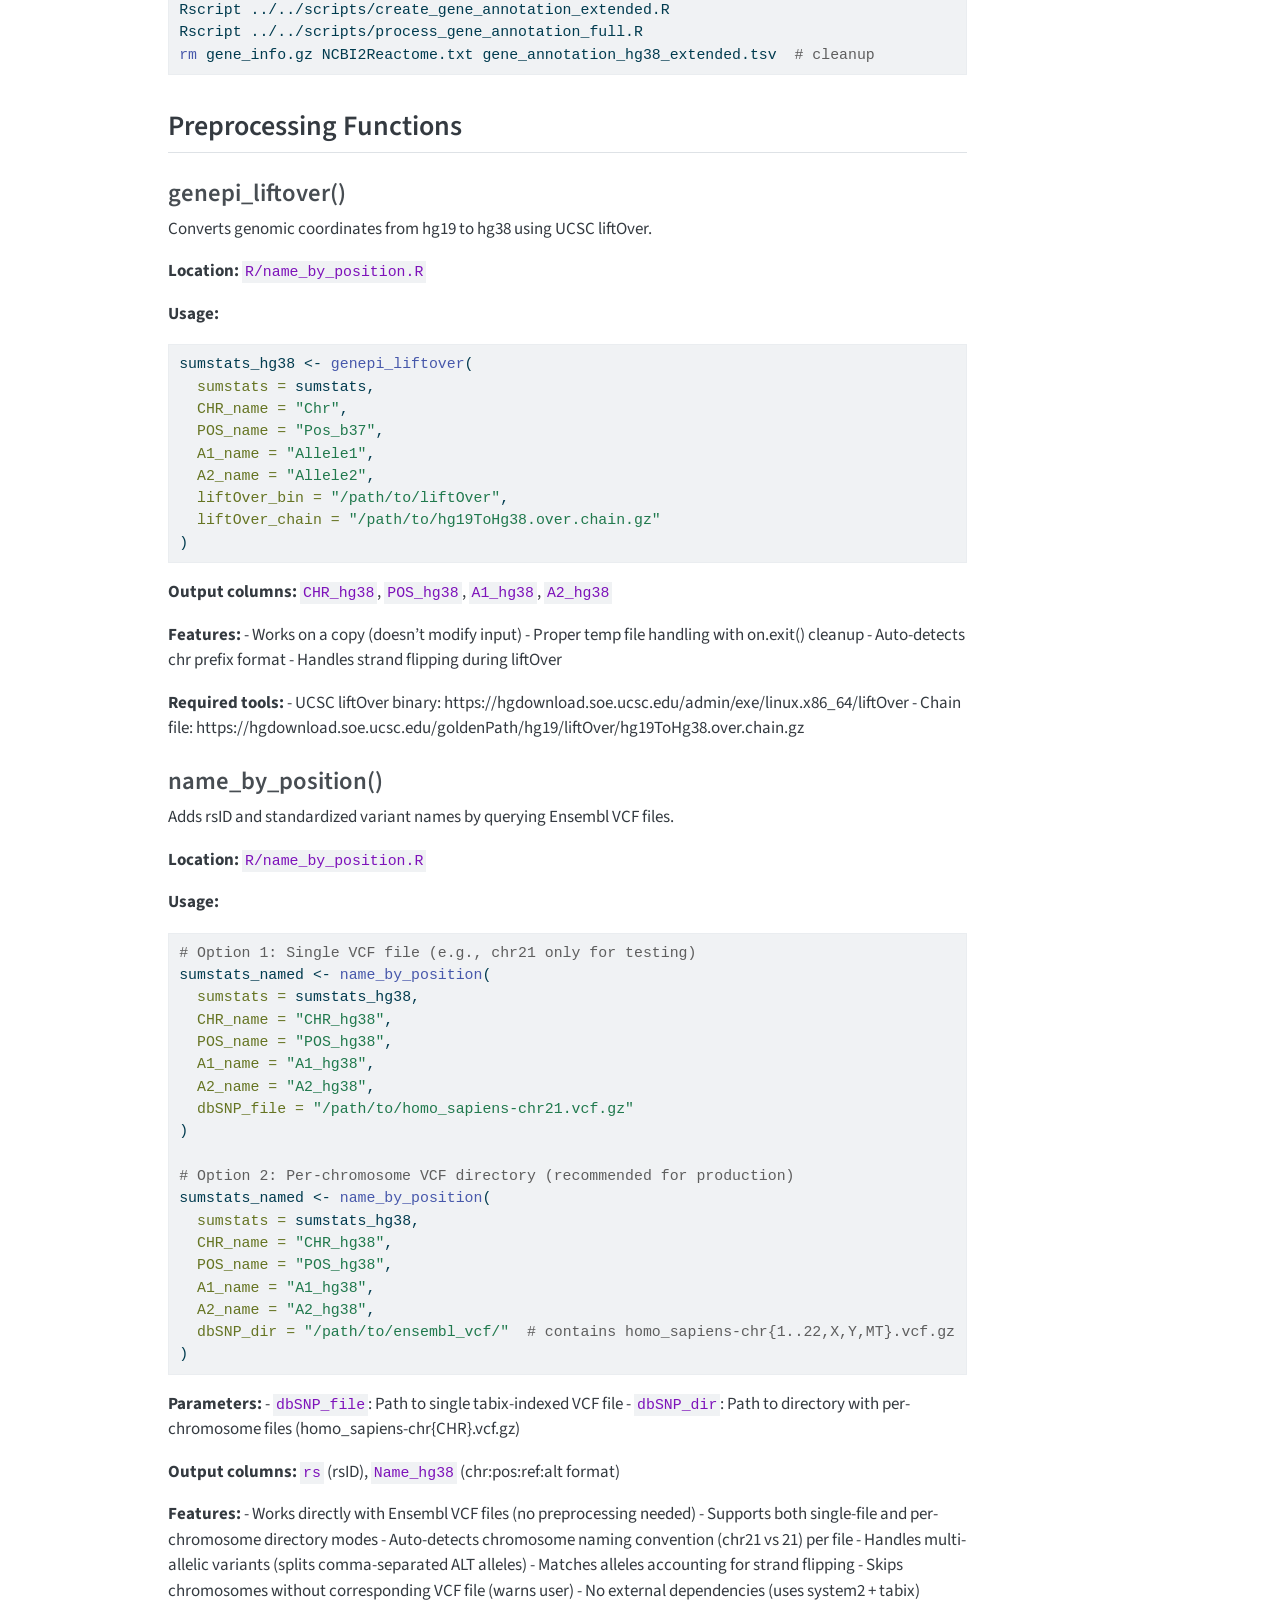
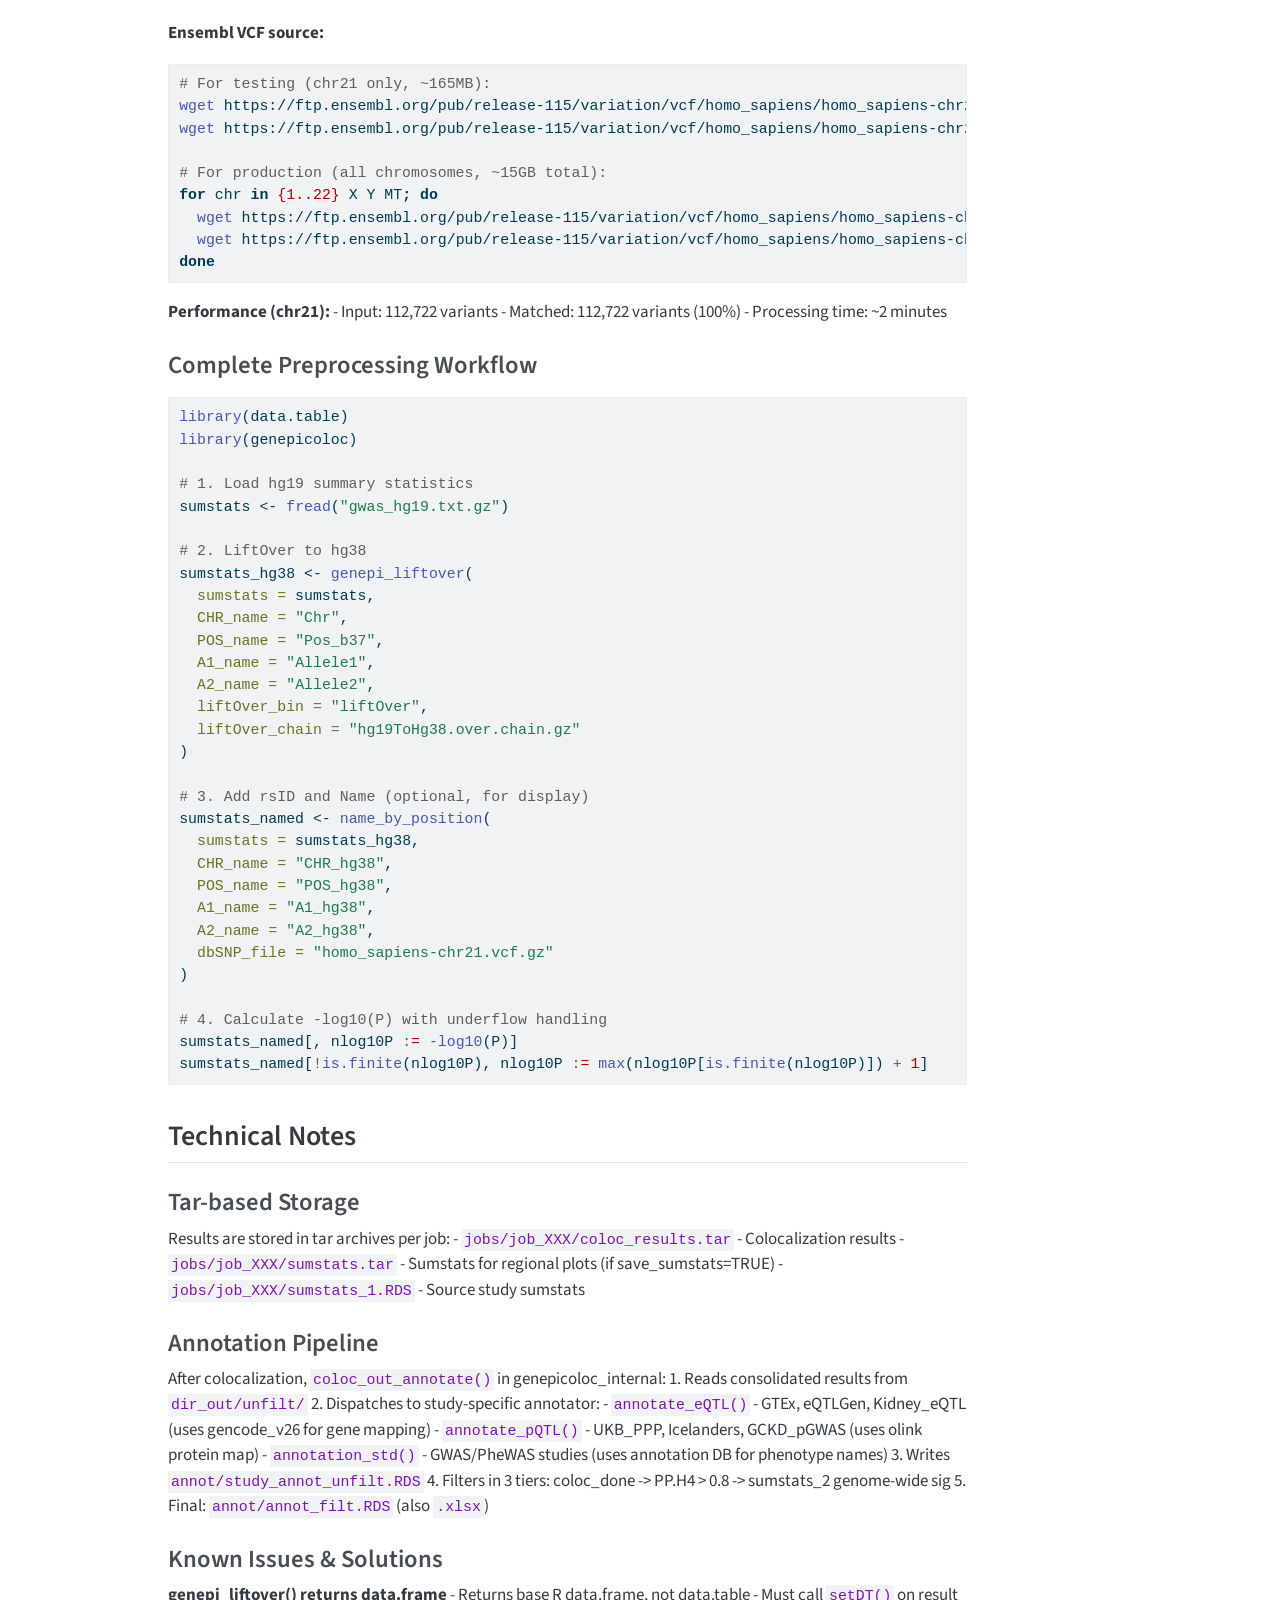
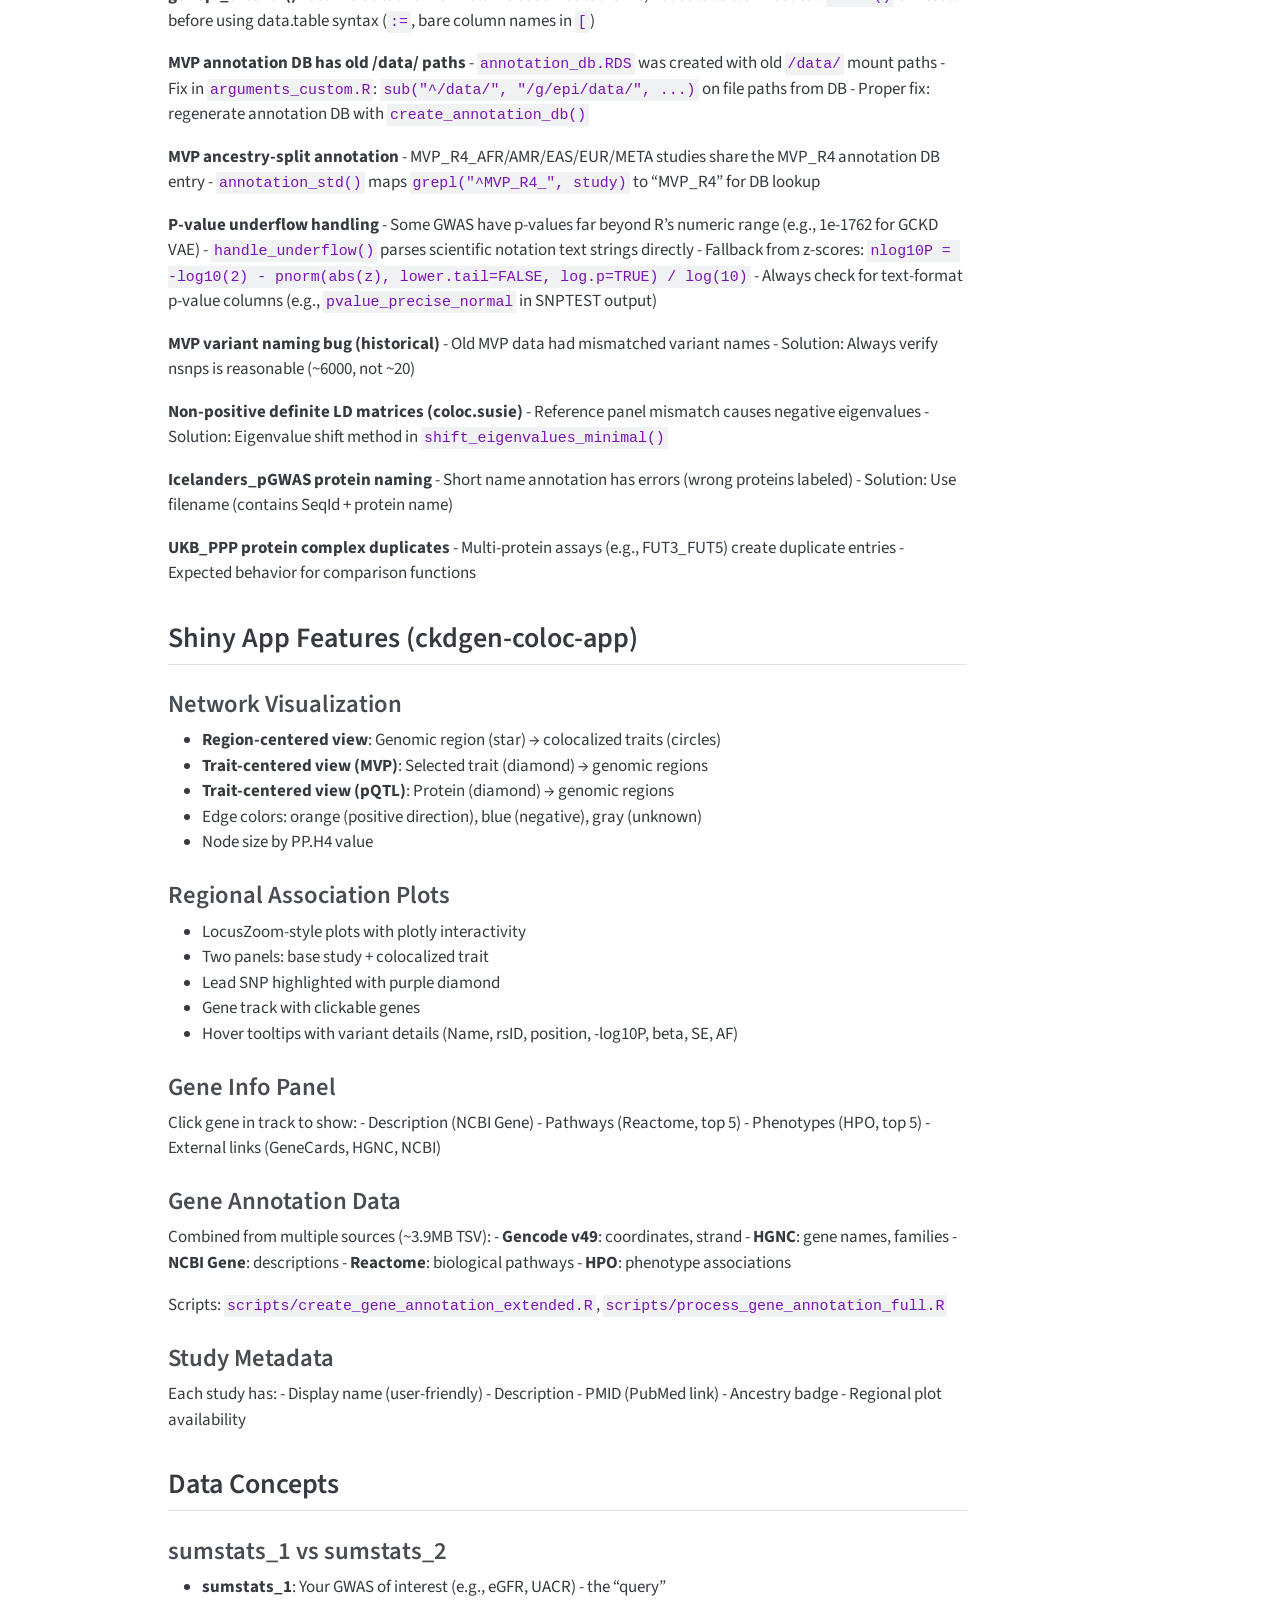
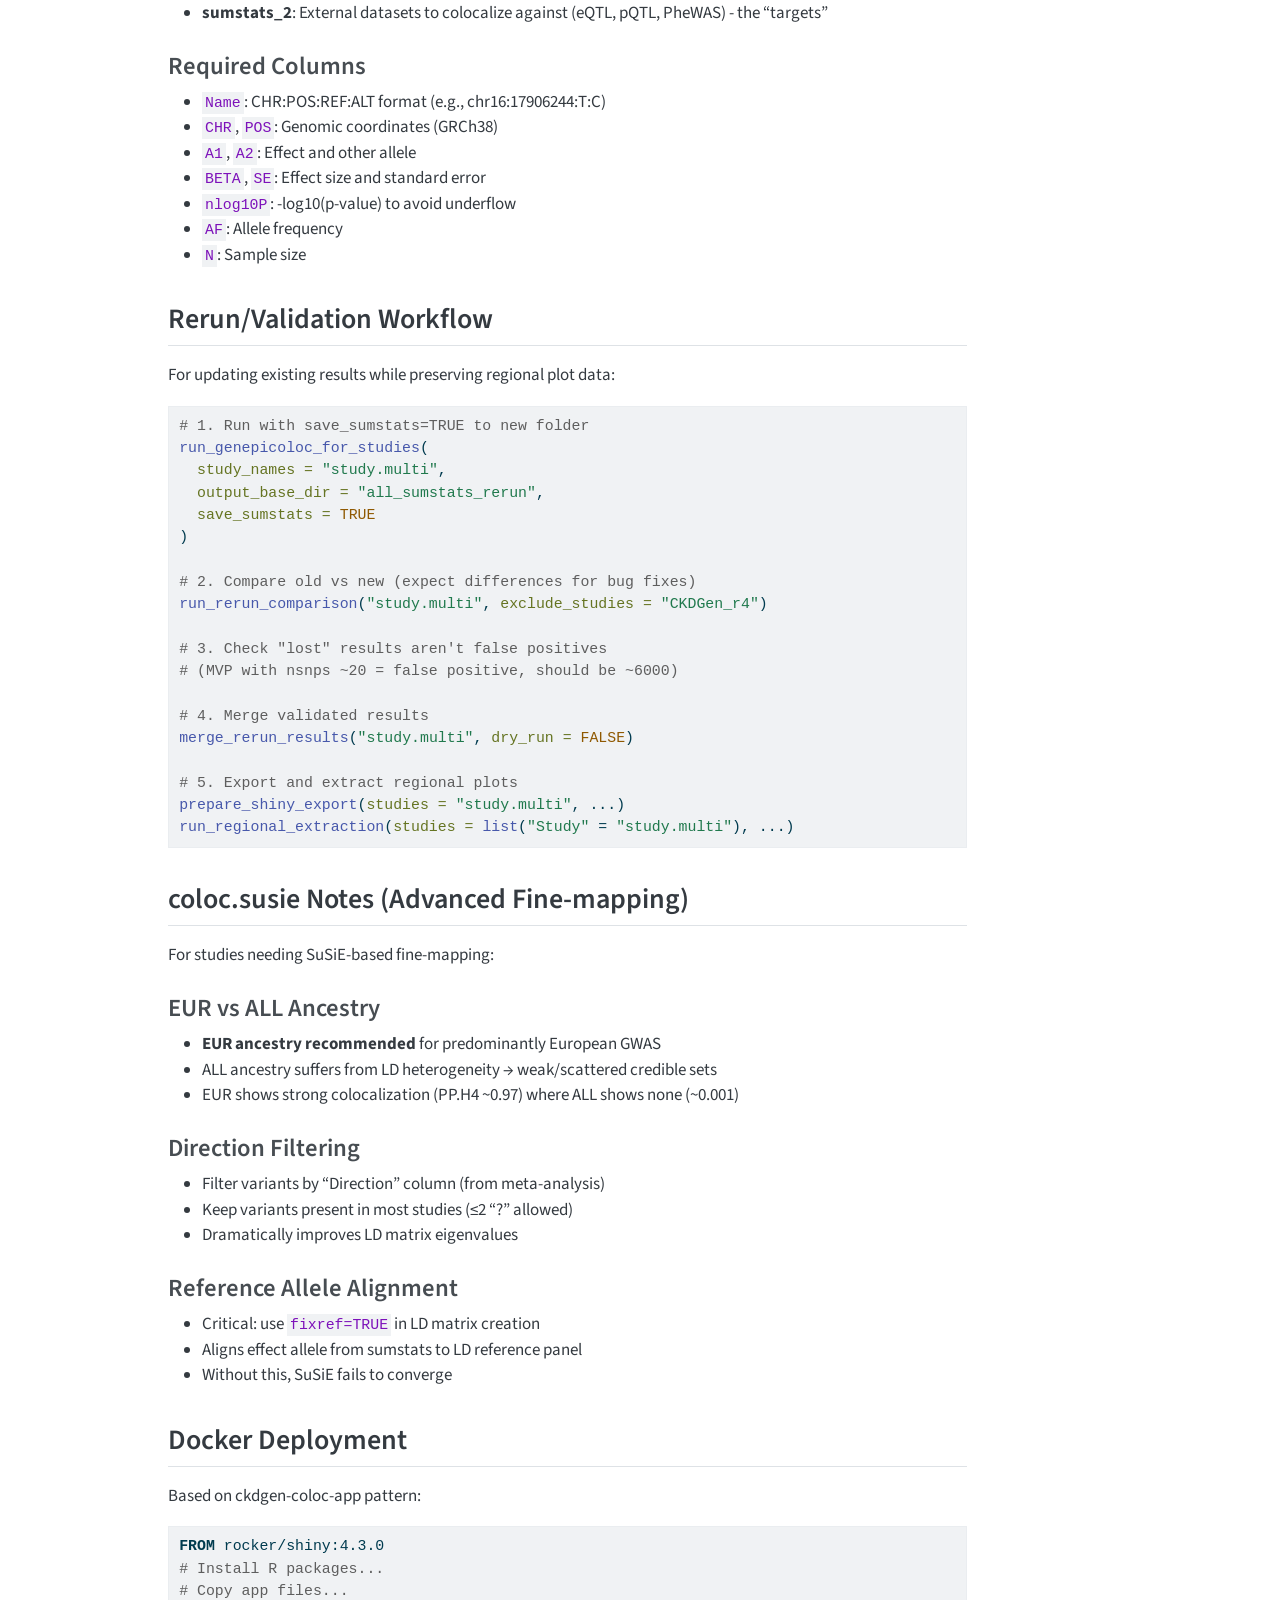
<file: CLAUDE.html>
<!DOCTYPE html>
<html xmlns="http://www.w3.org/1999/xhtml" lang="en" xml:lang="en"><head>

<meta charset="utf-8">
<meta name="generator" content="quarto-1.8.25">

<meta name="viewport" content="width=device-width, initial-scale=1.0, user-scalable=yes">


<title>claude – genepicoloc</title>
<style>
code{white-space: pre-wrap;}
span.smallcaps{font-variant: small-caps;}
div.columns{display: flex; gap: min(4vw, 1.5em);}
div.column{flex: auto; overflow-x: auto;}
div.hanging-indent{margin-left: 1.5em; text-indent: -1.5em;}
ul.task-list{list-style: none;}
ul.task-list li input[type="checkbox"] {
  width: 0.8em;
  margin: 0 0.8em 0.2em -1em; /* quarto-specific, see https://github.com/quarto-dev/quarto-cli/issues/4556 */ 
  vertical-align: middle;
}
/* CSS for syntax highlighting */
html { -webkit-text-size-adjust: 100%; }
pre > code.sourceCode { white-space: pre; position: relative; }
pre > code.sourceCode > span { display: inline-block; line-height: 1.25; }
pre > code.sourceCode > span:empty { height: 1.2em; }
.sourceCode { overflow: visible; }
code.sourceCode > span { color: inherit; text-decoration: inherit; }
div.sourceCode { margin: 1em 0; }
pre.sourceCode { margin: 0; }
@media screen {
div.sourceCode { overflow: auto; }
}
@media print {
pre > code.sourceCode { white-space: pre-wrap; }
pre > code.sourceCode > span { text-indent: -5em; padding-left: 5em; }
}
pre.numberSource code
  { counter-reset: source-line 0; }
pre.numberSource code > span
  { position: relative; left: -4em; counter-increment: source-line; }
pre.numberSource code > span > a:first-child::before
  { content: counter(source-line);
    position: relative; left: -1em; text-align: right; vertical-align: baseline;
    border: none; display: inline-block;
    -webkit-touch-callout: none; -webkit-user-select: none;
    -khtml-user-select: none; -moz-user-select: none;
    -ms-user-select: none; user-select: none;
    padding: 0 4px; width: 4em;
  }
pre.numberSource { margin-left: 3em;  padding-left: 4px; }
div.sourceCode
  {   }
@media screen {
pre > code.sourceCode > span > a:first-child::before { text-decoration: underline; }
}
</style>


<script src="site_libs/quarto-nav/quarto-nav.js"></script>
<script src="site_libs/quarto-nav/headroom.min.js"></script>
<script src="site_libs/clipboard/clipboard.min.js"></script>
<script src="site_libs/quarto-search/autocomplete.umd.js"></script>
<script src="site_libs/quarto-search/fuse.min.js"></script>
<script src="site_libs/quarto-search/quarto-search.js"></script>
<meta name="quarto:offset" content="./">
<script src="site_libs/quarto-html/quarto.js" type="module"></script>
<script src="site_libs/quarto-html/tabsets/tabsets.js" type="module"></script>
<script src="site_libs/quarto-html/axe/axe-check.js" type="module"></script>
<script src="site_libs/quarto-html/popper.min.js"></script>
<script src="site_libs/quarto-html/tippy.umd.min.js"></script>
<script src="site_libs/quarto-html/anchor.min.js"></script>
<link href="site_libs/quarto-html/tippy.css" rel="stylesheet">
<link href="site_libs/quarto-html/quarto-syntax-highlighting-7b89279ff1a6dce999919e0e67d4d9ec.css" rel="stylesheet" id="quarto-text-highlighting-styles">
<script src="site_libs/bootstrap/bootstrap.min.js"></script>
<link href="site_libs/bootstrap/bootstrap-icons.css" rel="stylesheet">
<link href="site_libs/bootstrap/bootstrap-5cfdd26d682773e737ef25c756b344ef.min.css" rel="stylesheet" append-hash="true" id="quarto-bootstrap" data-mode="light">
<script id="quarto-search-options" type="application/json">{
  "location": "navbar",
  "copy-button": false,
  "collapse-after": 3,
  "panel-placement": "end",
  "type": "overlay",
  "limit": 50,
  "keyboard-shortcut": [
    "f",
    "/",
    "s"
  ],
  "show-item-context": false,
  "language": {
    "search-no-results-text": "No results",
    "search-matching-documents-text": "matching documents",
    "search-copy-link-title": "Copy link to search",
    "search-hide-matches-text": "Hide additional matches",
    "search-more-match-text": "more match in this document",
    "search-more-matches-text": "more matches in this document",
    "search-clear-button-title": "Clear",
    "search-text-placeholder": "",
    "search-detached-cancel-button-title": "Cancel",
    "search-submit-button-title": "Submit",
    "search-label": "Search"
  }
}</script>


</head>

<body class="nav-fixed quarto-light">

<div id="quarto-search-results"></div>
  <header id="quarto-header" class="headroom fixed-top">
    <nav class="navbar navbar-expand-lg " data-bs-theme="dark">
      <div class="navbar-container container-fluid">
      <div class="navbar-brand-container mx-auto">
    <a href="./index.html" class="navbar-brand navbar-brand-logo">
    </a>
    <a class="navbar-brand" href="./index.html">
    <span class="navbar-title">genepicoloc</span>
    </a>
  </div>
            <div id="quarto-search" class="" title="Search"></div>
          <button class="navbar-toggler" type="button" data-bs-toggle="collapse" data-bs-target="#navbarCollapse" aria-controls="navbarCollapse" role="menu" aria-expanded="false" aria-label="Toggle navigation" onclick="if (window.quartoToggleHeadroom) { window.quartoToggleHeadroom(); }">
  <span class="navbar-toggler-icon"></span>
</button>
          <div class="collapse navbar-collapse" id="navbarCollapse">
            <ul class="navbar-nav navbar-nav-scroll me-auto">
  <li class="nav-item">
    <a class="nav-link" href="./index.html"> 
<span class="menu-text">Home</span></a>
  </li>  
  <li class="nav-item">
    <a class="nav-link" href="./vignettes/genepicoloc-workflow.html"> 
<span class="menu-text">Getting Started</span></a>
  </li>  
  <li class="nav-item">
    <a class="nav-link" href="./atlas.html"> 
<span class="menu-text">Kidney Atlas</span></a>
  </li>  
  <li class="nav-item">
    <a class="nav-link" href="https://github.com/genepi-freiburg/genepicoloc"> 
<span class="menu-text">GitHub</span></a>
  </li>  
</ul>
          </div> <!-- /navcollapse -->
            <div class="quarto-navbar-tools">
</div>
      </div> <!-- /container-fluid -->
    </nav>
</header>
<!-- content -->
<div id="quarto-content" class="quarto-container page-columns page-rows-contents page-layout-article page-navbar">
<!-- sidebar -->
<!-- margin-sidebar -->
    <div id="quarto-margin-sidebar" class="sidebar margin-sidebar">
        <nav id="TOC" role="doc-toc" class="toc-active">
    <h2 id="toc-title">On this page</h2>
   
  <ul>
  <li><a href="#claude.md---genepicoloc-package-development" id="toc-claude.md---genepicoloc-package-development" class="nav-link active" data-scroll-target="#claude.md---genepicoloc-package-development">CLAUDE.md - genepicoloc Package Development</a>
  <ul class="collapse">
  <li><a href="#project-overview" id="toc-project-overview" class="nav-link" data-scroll-target="#project-overview">Project Overview</a></li>
  <li><a href="#production-use-case-ckdgen-consortium" id="toc-production-use-case-ckdgen-consortium" class="nav-link" data-scroll-target="#production-use-case-ckdgen-consortium">Production Use Case: CKDGen Consortium</a>
  <ul class="collapse">
  <li><a href="#scale" id="toc-scale" class="nav-link" data-scroll-target="#scale">Scale</a></li>
  <li><a href="#shiny-visualization-app" id="toc-shiny-visualization-app" class="nav-link" data-scroll-target="#shiny-visualization-app">Shiny Visualization App</a></li>
  <li><a href="#regional-association-plots-raps" id="toc-regional-association-plots-raps" class="nav-link" data-scroll-target="#regional-association-plots-raps">Regional Association Plots (RAPs)</a></li>
  </ul></li>
  <li><a href="#gckd-vae-analysis" id="toc-gckd-vae-analysis" class="nav-link" data-scroll-target="#gckd-vae-analysis">GCKD VAE Analysis</a>
  <ul class="collapse">
  <li><a href="#input" id="toc-input" class="nav-link" data-scroll-target="#input">Input</a></li>
  <li><a href="#preprocessing-pipeline" id="toc-preprocessing-pipeline" class="nav-link" data-scroll-target="#preprocessing-pipeline">Preprocessing Pipeline</a></li>
  <li><a href="#results-mvp-eur-only" id="toc-results-mvp-eur-only" class="nav-link" data-scroll-target="#results-mvp-eur-only">Results (MVP EUR only)</a></li>
  <li><a href="#files" id="toc-files" class="nav-link" data-scroll-target="#files">Files</a></li>
  </ul></li>
  <li><a href="#package-structure" id="toc-package-structure" class="nav-link" data-scroll-target="#package-structure">Package Structure</a></li>
  <li><a href="#key-functions" id="toc-key-functions" class="nav-link" data-scroll-target="#key-functions">Key Functions</a>
  <ul class="collapse">
  <li><a href="#core-workflow" id="toc-core-workflow" class="nav-link" data-scroll-target="#core-workflow">Core Workflow</a></li>
  <li><a href="#data-sources" id="toc-data-sources" class="nav-link" data-scroll-target="#data-sources">Data Sources</a></li>
  <li><a href="#yaml-study-configuration-rconfig.r" id="toc-yaml-study-configuration-rconfig.r" class="nav-link" data-scroll-target="#yaml-study-configuration-rconfig.r">YAML Study Configuration (R/config.R)</a></li>
  </ul></li>
  <li><a href="#cluster-environment" id="toc-cluster-environment" class="nav-link" data-scroll-target="#cluster-environment">Cluster Environment</a>
  <ul class="collapse">
  <li><a href="#storage-paths" id="toc-storage-paths" class="nav-link" data-scroll-target="#storage-paths">Storage Paths</a></li>
  <li><a href="#ukb-kidney-volume-files" id="toc-ukb-kidney-volume-files" class="nav-link" data-scroll-target="#ukb-kidney-volume-files">UKB Kidney Volume Files</a></li>
  <li><a href="#internal-repo-genepicoloc_internal" id="toc-internal-repo-genepicoloc_internal" class="nav-link" data-scroll-target="#internal-repo-genepicoloc_internal">Internal Repo (genepicoloc_internal)</a></li>
  <li><a href="#liftover-tools" id="toc-liftover-tools" class="nav-link" data-scroll-target="#liftover-tools">LiftOver Tools</a></li>
  </ul></li>
  <li><a href="#hpc-architecture-decisions" id="toc-hpc-architecture-decisions" class="nav-link" data-scroll-target="#hpc-architecture-decisions">HPC Architecture Decisions</a>
  <ul class="collapse">
  <li><a href="#parallelization-strategy-slurm-array-jobs" id="toc-parallelization-strategy-slurm-array-jobs" class="nav-link" data-scroll-target="#parallelization-strategy-slurm-array-jobs">Parallelization Strategy: SLURM Array Jobs</a></li>
  <li><a href="#future-io-optimizations-lower-priority" id="toc-future-io-optimizations-lower-priority" class="nav-link" data-scroll-target="#future-io-optimizations-lower-priority">Future I/O Optimizations (lower priority)</a></li>
  </ul></li>
  <li><a href="#roadmap-for-publication" id="toc-roadmap-for-publication" class="nav-link" data-scroll-target="#roadmap-for-publication">Roadmap for Publication</a>
  <ul class="collapse">
  <li><a href="#documentation-examples" id="toc-documentation-examples" class="nav-link" data-scroll-target="#documentation-examples">1. Documentation &amp; Examples</a></li>
  <li><a href="#code-fixes-done" id="toc-code-fixes-done" class="nav-link" data-scroll-target="#code-fixes-done">2. Code Fixes (Done)</a></li>
  <li><a href="#demo-dataset" id="toc-demo-dataset" class="nav-link" data-scroll-target="#demo-dataset">3. Demo Dataset</a></li>
  <li><a href="#shiny-app-integration" id="toc-shiny-app-integration" class="nav-link" data-scroll-target="#shiny-app-integration">4. Shiny App Integration</a></li>
  <li><a href="#docker-support-primary-deployment" id="toc-docker-support-primary-deployment" class="nav-link" data-scroll-target="#docker-support-primary-deployment">5. Docker Support (Primary Deployment)</a></li>
  <li><a href="#publication-assets" id="toc-publication-assets" class="nav-link" data-scroll-target="#publication-assets">6. Publication Assets</a></li>
  </ul></li>
  <li><a href="#demo-dataset-plan-in-progress" id="toc-demo-dataset-plan-in-progress" class="nav-link" data-scroll-target="#demo-dataset-plan-in-progress">Demo Dataset Plan (In Progress)</a>
  <ul class="collapse">
  <li><a href="#selected-demo-regions" id="toc-selected-demo-regions" class="nav-link" data-scroll-target="#selected-demo-regions">Selected Demo Regions</a></li>
  <li><a href="#sumstats_1-query-gwas" id="toc-sumstats_1-query-gwas" class="nav-link" data-scroll-target="#sumstats_1-query-gwas">sumstats_1 (Query GWAS)</a></li>
  <li><a href="#preprocessing-script" id="toc-preprocessing-script" class="nav-link" data-scroll-target="#preprocessing-script">Preprocessing Script</a></li>
  <li><a href="#sumstats_2-target-datasets" id="toc-sumstats_2-target-datasets" class="nav-link" data-scroll-target="#sumstats_2-target-datasets">sumstats_2 (Target Datasets)</a></li>
  <li><a href="#region-selection-criteria" id="toc-region-selection-criteria" class="nav-link" data-scroll-target="#region-selection-criteria">Region Selection Criteria</a></li>
  <li><a href="#gwas-catalog-search-terms" id="toc-gwas-catalog-search-terms" class="nav-link" data-scroll-target="#gwas-catalog-search-terms">GWAS Catalog Search Terms</a></li>
  <li><a href="#workflow" id="toc-workflow" class="nav-link" data-scroll-target="#workflow">Workflow</a></li>
  <li><a href="#data-size-estimates" id="toc-data-size-estimates" class="nav-link" data-scroll-target="#data-size-estimates">Data Size Estimates</a></li>
  </ul></li>
  <li><a href="#shiny-app-architecture-planned" id="toc-shiny-app-architecture-planned" class="nav-link" data-scroll-target="#shiny-app-architecture-planned">Shiny App Architecture (Planned)</a>
  <ul class="collapse">
  <li><a href="#directory-structure" id="toc-directory-structure" class="nav-link" data-scroll-target="#directory-structure">Directory Structure</a></li>
  <li><a href="#configuration-config.yaml" id="toc-configuration-config.yaml" class="nav-link" data-scroll-target="#configuration-config.yaml">Configuration (config.yaml)</a></li>
  <li><a href="#gene-annotation-data" id="toc-gene-annotation-data" class="nav-link" data-scroll-target="#gene-annotation-data">Gene Annotation Data</a></li>
  </ul></li>
  <li><a href="#preprocessing-functions" id="toc-preprocessing-functions" class="nav-link" data-scroll-target="#preprocessing-functions">Preprocessing Functions</a>
  <ul class="collapse">
  <li><a href="#genepi_liftover" id="toc-genepi_liftover" class="nav-link" data-scroll-target="#genepi_liftover">genepi_liftover()</a></li>
  <li><a href="#name_by_position" id="toc-name_by_position" class="nav-link" data-scroll-target="#name_by_position">name_by_position()</a></li>
  <li><a href="#complete-preprocessing-workflow" id="toc-complete-preprocessing-workflow" class="nav-link" data-scroll-target="#complete-preprocessing-workflow">Complete Preprocessing Workflow</a></li>
  </ul></li>
  <li><a href="#technical-notes" id="toc-technical-notes" class="nav-link" data-scroll-target="#technical-notes">Technical Notes</a>
  <ul class="collapse">
  <li><a href="#tar-based-storage" id="toc-tar-based-storage" class="nav-link" data-scroll-target="#tar-based-storage">Tar-based Storage</a></li>
  <li><a href="#annotation-pipeline" id="toc-annotation-pipeline" class="nav-link" data-scroll-target="#annotation-pipeline">Annotation Pipeline</a></li>
  <li><a href="#known-issues-solutions" id="toc-known-issues-solutions" class="nav-link" data-scroll-target="#known-issues-solutions">Known Issues &amp; Solutions</a></li>
  </ul></li>
  <li><a href="#shiny-app-features-ckdgen-coloc-app" id="toc-shiny-app-features-ckdgen-coloc-app" class="nav-link" data-scroll-target="#shiny-app-features-ckdgen-coloc-app">Shiny App Features (ckdgen-coloc-app)</a>
  <ul class="collapse">
  <li><a href="#network-visualization" id="toc-network-visualization" class="nav-link" data-scroll-target="#network-visualization">Network Visualization</a></li>
  <li><a href="#regional-association-plots" id="toc-regional-association-plots" class="nav-link" data-scroll-target="#regional-association-plots">Regional Association Plots</a></li>
  <li><a href="#gene-info-panel" id="toc-gene-info-panel" class="nav-link" data-scroll-target="#gene-info-panel">Gene Info Panel</a></li>
  <li><a href="#gene-annotation-data-1" id="toc-gene-annotation-data-1" class="nav-link" data-scroll-target="#gene-annotation-data-1">Gene Annotation Data</a></li>
  <li><a href="#study-metadata" id="toc-study-metadata" class="nav-link" data-scroll-target="#study-metadata">Study Metadata</a></li>
  </ul></li>
  <li><a href="#data-concepts" id="toc-data-concepts" class="nav-link" data-scroll-target="#data-concepts">Data Concepts</a>
  <ul class="collapse">
  <li><a href="#sumstats_1-vs-sumstats_2" id="toc-sumstats_1-vs-sumstats_2" class="nav-link" data-scroll-target="#sumstats_1-vs-sumstats_2">sumstats_1 vs sumstats_2</a></li>
  <li><a href="#required-columns" id="toc-required-columns" class="nav-link" data-scroll-target="#required-columns">Required Columns</a></li>
  </ul></li>
  <li><a href="#rerunvalidation-workflow" id="toc-rerunvalidation-workflow" class="nav-link" data-scroll-target="#rerunvalidation-workflow">Rerun/Validation Workflow</a></li>
  <li><a href="#coloc.susie-notes-advanced-fine-mapping" id="toc-coloc.susie-notes-advanced-fine-mapping" class="nav-link" data-scroll-target="#coloc.susie-notes-advanced-fine-mapping">coloc.susie Notes (Advanced Fine-mapping)</a>
  <ul class="collapse">
  <li><a href="#eur-vs-all-ancestry" id="toc-eur-vs-all-ancestry" class="nav-link" data-scroll-target="#eur-vs-all-ancestry">EUR vs ALL Ancestry</a></li>
  <li><a href="#direction-filtering" id="toc-direction-filtering" class="nav-link" data-scroll-target="#direction-filtering">Direction Filtering</a></li>
  <li><a href="#reference-allele-alignment" id="toc-reference-allele-alignment" class="nav-link" data-scroll-target="#reference-allele-alignment">Reference Allele Alignment</a></li>
  </ul></li>
  <li><a href="#docker-deployment" id="toc-docker-deployment" class="nav-link" data-scroll-target="#docker-deployment">Docker Deployment</a></li>
  <li><a href="#code-style" id="toc-code-style" class="nav-link" data-scroll-target="#code-style">Code Style</a></li>
  <li><a href="#commit-messages" id="toc-commit-messages" class="nav-link" data-scroll-target="#commit-messages">Commit Messages</a></li>
  </ul></li>
  </ul>
</nav>
    </div>
<!-- main -->
<main class="content" id="quarto-document-content"><header id="title-block-header" class="quarto-title-block"></header>




<section id="claude.md---genepicoloc-package-development" class="level1">
<h1>CLAUDE.md - genepicoloc Package Development</h1>
<section id="project-overview" class="level2">
<h2 class="anchored" data-anchor-id="project-overview">Project Overview</h2>
<p><strong>genepicoloc</strong> is an R package for genetic colocalization analysis across multiple QTL and PheWAS datasets. It wraps the <code>coloc</code> package with scalable infrastructure for large-scale analyses.</p>
<p><strong>Repository:</strong> https://github.com/genepi-freiburg/genepicoloc</p>
</section>
<section id="production-use-case-ckdgen-consortium" class="level2">
<h2 class="anchored" data-anchor-id="production-use-case-ckdgen-consortium">Production Use Case: CKDGen Consortium</h2>
<p>The package powers a large-scale colocalization analysis for the CKDGen Consortium (kidney function GWAS). Key achievements:</p>
<section id="scale" class="level3">
<h3 class="anchored" data-anchor-id="scale">Scale</h3>
<ul>
<li><strong>7 CKDGen traits</strong>: eGFRcr, eGFRcys, UACR, Calcium, Phosphate, Albumin, Urate</li>
<li><strong>9 external data sources</strong>: GTEx eQTL, eQTLGen, UKB_PPP (proteomics), Icelanders pGWAS, FinnGen, MVP, UKB_TOPMed, GCKD metabolomics, CKDGen internal</li>
<li><strong>~200,000+ colocalization tests</strong> per study</li>
<li>Results stored efficiently in tar archives with job-based parallelization</li>
</ul>
</section>
<section id="shiny-visualization-app" class="level3">
<h3 class="anchored" data-anchor-id="shiny-visualization-app">Shiny Visualization App</h3>
<p>A production-ready Shiny app was developed: <code>ckdgen-coloc-app/</code></p>
<p><strong>Features:</strong> - Network visualization (region-centered and trait-centered views) - Interactive filtering by PP.H4 threshold and study - Regional Association Plots (LocusZoom-style) with interactive plotly - Gene Info Panel with annotations from NCBI, Reactome, HPO, HGNC - AI-powered insights (Claude API integration) - Docker deployment ready</p>
<p><strong>Key files to reference:</strong> - <code>/home/oleg/Work/bioinfo/ckdgen/git/followup/genepicoloc/ckdgen-coloc-app/</code> - Full Shiny app - <code>/home/oleg/Work/bioinfo/ckdgen/git/followup/genepicoloc/ckdgen_genepicoloc_functions.R</code> - CKDGen-specific helper functions</p>
</section>
<section id="regional-association-plots-raps" class="level3">
<h3 class="anchored" data-anchor-id="regional-association-plots-raps">Regional Association Plots (RAPs)</h3>
<p>Successfully implemented regional plot data extraction:</p>
<p><strong>Workflow:</strong> 1. Run genepicoloc with <code>save_sumstats=TRUE</code> to save sumstats_2 RDS files in tar archives 2. Extract regional data using optimized job-grouped extraction (5-10x faster) 3. Serve in Shiny app with interactive LocusZoom-style plots</p>
<p><strong>Key optimizations discovered:</strong> - Group regions by job, extract tar once per job (not per region) - Deduplicate trait names before processing - Use filename for Icelanders_pGWAS (short name annotation has errors)</p>
</section>
</section>
<section id="gckd-vae-analysis" class="level2">
<h2 class="anchored" data-anchor-id="gckd-vae-analysis">GCKD VAE Analysis</h2>
<p>Second use case: colocalization for GCKD multi-biomarker GWAS (VAE-derived modules).</p>
<section id="input" class="level3">
<h3 class="anchored" data-anchor-id="input">Input</h3>
<ul>
<li>ME19 and ME30 modules, SNPTEST format (.gwas), hg19, N=4,850</li>
<li>Severe p-value underflow: lead SNPs have p ~ 1e-1762 (z ~ 90)</li>
<li><code>pvalue_precise_normal</code> column preserves full precision as text</li>
</ul>
</section>
<section id="preprocessing-pipeline" class="level3">
<h3 class="anchored" data-anchor-id="preprocessing-pipeline">Preprocessing Pipeline</h3>
<ol type="1">
<li>Load <code>.gwas</code> file with <code>fread()</code></li>
<li>Handle underflow: <code>handle_underflow(pvalue_precise_normal, return_nlog10P = TRUE)</code></li>
<li>LiftOver hg19 -&gt; hg38: <code>genepi_liftover()</code> + <code>setDT()</code> on result</li>
<li>Column mapping: SNP-&gt;rsID, coded_all-&gt;A1, noncoded_all-&gt;A2, AF_coded_all-&gt;AF, n_total-&gt;N</li>
<li>Build Name: <code>chr:pos:ref:alt</code> format</li>
</ol>
</section>
<section id="results-mvp-eur-only" class="level3">
<h3 class="anchored" data-anchor-id="results-mvp-eur-only">Results (MVP EUR only)</h3>
<ul>
<li>ME19: 1 region (chr2/NAT8), 7 high-confidence colocalizations (creatinine, eGFR, Mg, CKD, BUN, AST)</li>
<li>ME30: 2 regions (chr10/HPSE2 lead signal nlog10P=3274.8, chr2/NAT8 secondary), 12 high-confidence colocalizations</li>
<li>All colocalizations at chr2/NAT8 locus - kidney function signal</li>
<li>chr10/HPSE2 region: no MVP colocalizations (may colocalize with eQTL/pQTL)</li>
</ul>
</section>
<section id="files" class="level3">
<h3 class="anchored" data-anchor-id="files">Files</h3>
<ul>
<li>Analysis script: <code>genepicoloc_internal/analyses/GCKD_VAE/run_GCKD_VAE_coloc.R</code></li>
<li>Output: <code>/g/epi/data/studies/00_GCKD/01_analyses/gwas/multi_biomarker_GWAS/common_chip/21_VAE/02_output/genepicoloc/</code></li>
<li>Summary: <code>~/Work/bioinfo/genepicoloc/VAE/genepicoloc/email.md</code></li>
</ul>
</section>
</section>
<section id="package-structure" class="level2">
<h2 class="anchored" data-anchor-id="package-structure">Package Structure</h2>
<pre><code>R/
├── colocalization.R      # Core coloc wrapper, map_over_args(), genepicoloc_wrapper()
├── config.R              # YAML-based study configuration system
├── preprocessing.R       # Sumstats formatting, match_cols()
├── get_coloc_regions.R   # Identify significant regions
├── gene_annotation.R     # Gene annotation utilities
├── query_sumstats_custom.R # Data retrieval functions (incl. UKB kidney volumes)
├── ebi_interface.R       # eQTL Catalogue API
├── name_by_position.R    # Variant naming utilities
├── genepicoloc_susie.R   # SuSiE/coloc.susie integration (experimental)
├── shiny.R               # Built-in Shiny viewer
├── utils.R               # Utility functions
└── zzz.R                 # Package loading</code></pre>
</section>
<section id="key-functions" class="level2">
<h2 class="anchored" data-anchor-id="key-functions">Key Functions</h2>
<section id="core-workflow" class="level3">
<h3 class="anchored" data-anchor-id="core-workflow">Core Workflow</h3>
<ol type="1">
<li><code>match_cols()</code> - Format input sumstats</li>
<li><code>get_coloc_regions()</code> - Identify significant genomic regions</li>
<li><code>write_regions()</code> - Save and index preprocessed data</li>
<li><code>create_args_df()</code> - Create arguments for colocalization</li>
<li><code>map_over_args()</code> / <code>genepicoloc_wrapper()</code> - Run colocalization</li>
<li><code>coloc_out_annotate()</code> - Annotate results with gene info</li>
</ol>
</section>
<section id="data-sources" class="level3">
<h3 class="anchored" data-anchor-id="data-sources">Data Sources</h3>
<ul>
<li><code>make_eQTL_Catalogue_args()</code> - eQTL Catalogue datasets</li>
<li><code>query_eQTL_Catalogue()</code> - Query eQTL Catalogue API</li>
<li>Custom functions for each data source (tabix-based retrieval)</li>
<li><code>tabix_UKB_kidney_vol()</code> / <code>format_UKB_kidney_vol()</code> - UKB kidney volumes (REGENIE format, handles chr23/X conversion)</li>
</ul>
</section>
<section id="yaml-study-configuration-rconfig.r" class="level3">
<h3 class="anchored" data-anchor-id="yaml-study-configuration-rconfig.r">YAML Study Configuration (R/config.R)</h3>
<ul>
<li><code>create_args_df_from_config(config_file)</code> - Main entry point: reads YAML, builds <code>args_df</code> data.table for <code>genepicoloc_wrapper()</code></li>
<li><code>load_studies_config(config_file)</code> - Loads and validates YAML config</li>
<li><code>list_available_studies(config_file)</code> - Quick summary of available studies</li>
<li>Three file source modes: explicit <code>files:</code> list, <code>path:</code> + <code>pattern:</code> directory listing, or <code>metadata_file:</code> TSV</li>
<li>Supports <code>type_rules:</code> for mixed quant/cc studies, <code>expected_count:</code> validation, <code>internal: true</code> for cluster-only studies</li>
<li>Example config: <code>inst/extdata/example_studies.yaml</code></li>
</ul>
</section>
</section>
<section id="cluster-environment" class="level2">
<h2 class="anchored" data-anchor-id="cluster-environment">Cluster Environment</h2>
<section id="storage-paths" class="level3">
<h3 class="anchored" data-anchor-id="storage-paths">Storage Paths</h3>
<ul>
<li><strong>Real NFS mount:</strong> <code>/dsk/gedata</code> (NFS from 10.239.7.58:/GenEpiData216/data)</li>
<li><strong>Current symlink:</strong> <code>/g/epi/data</code> -&gt; <code>/dsk/gedata</code></li>
<li><strong>Old path (dead):</strong> <code>/data/</code> - no longer exists after cluster migration</li>
<li>Paths may change again; YAML config system decouples file paths from R code</li>
</ul>
</section>
<section id="ukb-kidney-volume-files" class="level3">
<h3 class="anchored" data-anchor-id="ukb-kidney-volume-files">UKB Kidney Volume Files</h3>
<pre><code>/g/epi/data/studies/06_UKBB/02_Projects/14_MRI-kidney/02_output/regenie_output/step2/10Feb2024_final_volumes/maf001/
  model1_qnorm_tkv.bsa_chr1-22_maf001_liftOver_hg38_dedup_sorted.txt.gz
  model1_qnorm_cortex.bsa_chr1-22_maf001_liftOver_hg38_dedup_sorted.txt.gz
  model1_qnorm_medulla.bsa_chr1-22_maf001_liftOver_hg38_dedup_sorted.txt.gz
  model1_qnorm_hilus.bsa_chr1-22_maf001_liftOver_hg38_dedup_sorted.txt.gz</code></pre>
</section>
<section id="internal-repo-genepicoloc_internal" class="level3">
<h3 class="anchored" data-anchor-id="internal-repo-genepicoloc_internal">Internal Repo (genepicoloc_internal)</h3>
<p>Cluster-specific study definitions live in a separate repo: <code>genepicoloc_internal</code> - <strong>Local:</strong> <code>/home/oleg/Work/bioinfo/genepicoloc/genepicoloc_internal/</code> - <strong>Cluster:</strong> <code>/g/epi/data/programs/pipelines/genepicoloc/custom_scripts/internal_genepicoloc_dev</code> - <strong>GitHub:</strong> <code>github.com/genepi-freiburg/genepicoloc_internal</code></p>
<p>Structure:</p>
<pre><code>genepicoloc_internal/
├── R/                    # Study definitions, annotation pipeline
│   ├── arguments_custom.R      # create_args_df() with all study file paths
│   ├── annotation.R            # coloc_out_annotate() dispatching
│   ├── annotation_database.R   # Centralized annotation DB (RDS)
│   └── preprocessing_internal.R # Helper functions
├── analyses/             # Self-contained analysis projects
│   └── GCKD_VAE/               # VAE modules ME19/ME30
└── scripts/              # Standalone scripts
    └── run_eGFR_demo_coloc.R</code></pre>
<p><strong>Worktree workflow:</strong> Use <code>git worktree add</code> for side branches to avoid disrupting main for other users.</p>
</section>
<section id="liftover-tools" class="level3">
<h3 class="anchored" data-anchor-id="liftover-tools">LiftOver Tools</h3>
<pre><code>/g/epi/data/programs/pipelines/genepicoloc/custom_scripts/liftOver/liftOver
/g/epi/data/programs/pipelines/genepicoloc/custom_scripts/liftOver/hg19ToHg38.over.chain.gz</code></pre>
</section>
</section>
<section id="hpc-architecture-decisions" class="level2">
<h2 class="anchored" data-anchor-id="hpc-architecture-decisions">HPC Architecture Decisions</h2>
<section id="parallelization-strategy-slurm-array-jobs" class="level3">
<h3 class="anchored" data-anchor-id="parallelization-strategy-slurm-array-jobs">Parallelization Strategy: SLURM Array Jobs</h3>
<ul>
<li><strong>Decision:</strong> Use SLURM array jobs for multi-node parallelization (not Nextflow/Snakemake)</li>
<li><strong>Rationale:</strong> Workload is embarrassingly parallel (no inter-job dependencies), SLURM is already available, zero new dependencies</li>
<li><strong>Approach (Option B - cleaner separation):</strong>
<ol type="1">
<li><code>genepicoloc_prepare()</code> - new function to save inputs and return job count</li>
<li><code>sbatch --array=1-N</code> - SLURM submits jobs in parallel</li>
<li><code>genepicoloc_job_standalone(dir_out, job_idx)</code> - each array task runs one job</li>
<li><code>consolidate_coloc_results()</code> - unchanged, runs after all jobs complete</li>
</ol></li>
<li><strong>Status:</strong> Not yet implemented, planned as next major improvement</li>
</ul>
</section>
<section id="future-io-optimizations-lower-priority" class="level3">
<h3 class="anchored" data-anchor-id="future-io-optimizations-lower-priority">Future I/O Optimizations (lower priority)</h3>
<ul>
<li>Batch tabix queries (1 call for all regions per file instead of per-region) - ~2-5x speedup</li>
<li>Pre-filter empty datasets before main run - variable speedup</li>
</ul>
</section>
</section>
<section id="roadmap-for-publication" class="level2">
<h2 class="anchored" data-anchor-id="roadmap-for-publication">Roadmap for Publication</h2>
<section id="documentation-examples" class="level3">
<h3 class="anchored" data-anchor-id="documentation-examples">1. Documentation &amp; Examples</h3>
<ul class="task-list">
<li><label><input type="checkbox" checked="">Vignette skeleton: <code>vignettes/genepicoloc-workflow.qmd</code></label></li>
<li><label><input type="checkbox">Fill in vignette with demo data examples</label></li>
<li><label><input type="checkbox">Document all exported functions</label></li>
<li><label><input type="checkbox">Create quick-start guide</label></li>
</ul>
</section>
<section id="code-fixes-done" class="level3">
<h3 class="anchored" data-anchor-id="code-fixes-done">2. Code Fixes (Done)</h3>
<ul class="task-list">
<li><label><input type="checkbox" checked="">Implement case/control <code>s</code> parameter in colocalization.R</label></li>
<li><label><input type="checkbox" checked="">Fix susieR dependency (requireNamespace instead of <span class="citation" data-cites="importFrom">@importFrom</span>)</label></li>
<li><label><input type="checkbox" checked="">Align p_filt defaults across functions</label></li>
<li><label><input type="checkbox" checked="">Fix DESCRIPTION typo and URLs</label></li>
</ul>
</section>
<section id="demo-dataset" class="level3">
<h3 class="anchored" data-anchor-id="demo-dataset">3. Demo Dataset</h3>
<ul class="task-list">
<li><label><input type="checkbox" checked="">Run full eGFR pipeline (259 regions x 21,405 datasets)</label></li>
<li><label><input type="checkbox" checked="">Select 3 demo regions (GATM, SLC34A1, UMOD)</label></li>
<li><label><input type="checkbox">Extract demo data from cluster results</label></li>
<li><label><input type="checkbox">Bundle in inst/extdata/</label></li>
</ul>
</section>
<section id="shiny-app-integration" class="level3">
<h3 class="anchored" data-anchor-id="shiny-app-integration">4. Shiny App Integration</h3>
<ul class="task-list">
<li><label><input type="checkbox">Port ckdgen-coloc-app (~3600 lines) to <code>inst/shiny/</code></label></li>
<li><label><input type="checkbox">Modularize: config.R, network.R, regional_plots.R, gene_info.R</label></li>
<li><label><input type="checkbox">Add YAML-based configuration (user provides config.yaml)</label></li>
<li><label><input type="checkbox">Regional plots as standard feature (requires <code>save_sumstats=TRUE</code>)</label></li>
<li><label><input type="checkbox">Remove hardcoded CKDGen-specific study metadata</label></li>
</ul>
</section>
<section id="docker-support-primary-deployment" class="level3">
<h3 class="anchored" data-anchor-id="docker-support-primary-deployment">5. Docker Support (Primary Deployment)</h3>
<ul class="task-list">
<li><label><input type="checkbox">Create Dockerfile in <code>inst/shiny/</code></label></li>
<li><label><input type="checkbox">Mount data volume pattern (user provides data + config.yaml)</label></li>
<li><label><input type="checkbox">Include demo data for testing</label></li>
<li><label><input type="checkbox">Document deployment: <code>docker run -v /path/to/data:/app/data genepicoloc-shiny</code></label></li>
</ul>
</section>
<section id="publication-assets" class="level3">
<h3 class="anchored" data-anchor-id="publication-assets">6. Publication Assets</h3>
<ul class="task-list">
<li><label><input type="checkbox">Benchmark performance metrics</label></li>
<li><label><input type="checkbox">Comparison with other tools</label></li>
<li><label><input type="checkbox">Use case examples with public data</label></li>
</ul>
</section>
</section>
<section id="demo-dataset-plan-in-progress" class="level2">
<h2 class="anchored" data-anchor-id="demo-dataset-plan-in-progress">Demo Dataset Plan (In Progress)</h2>
<p>Creating a demo dataset using published public data to showcase the full genepicoloc + Shiny app functionality.</p>
<p><strong>Status:</strong> Full pipeline run complete (259 regions x 21,405 datasets). 3 demo regions selected. Next: extract demo data.</p>
<section id="selected-demo-regions" class="level3">
<h3 class="anchored" data-anchor-id="selected-demo-regions">Selected Demo Regions</h3>
<table class="caption-top table">
<colgroup>
<col style="width: 19%">
<col style="width: 14%">
<col style="width: 53%">
<col style="width: 12%">
</colgroup>
<thead>
<tr class="header">
<th>Region</th>
<th>Gene</th>
<th>Chr:Start-Stop (hg38)</th>
<th>Why</th>
</tr>
</thead>
<tbody>
<tr class="odd">
<td>1</td>
<td>GATM</td>
<td>chr15:45,583,326-46,583,326</td>
<td>eQTL + pQTL + PheWAS</td>
</tr>
<tr class="even">
<td>2</td>
<td>SLC34A1</td>
<td>chr4:103,514,576-105,348,007</td>
<td>Multi-omics, kidney phosphate</td>
</tr>
<tr class="odd">
<td>3</td>
<td>UMOD</td>
<td>chr16:19,850,119-20,850,119</td>
<td>Classic kidney gene, strong network</td>
</tr>
</tbody>
</table>
</section>
<section id="sumstats_1-query-gwas" class="level3">
<h3 class="anchored" data-anchor-id="sumstats_1-query-gwas">sumstats_1 (Query GWAS)</h3>
<p><strong>CKDGen Round 4 eGFR</strong> (Wuttke et al.&nbsp;2019) - PMID: <a href="https://pubmed.ncbi.nlm.nih.gov/31152163/">31152163</a> - Data: https://ckdgen.imbi.uni-freiburg.de/datasets/Wuttke_2019 - File (hg38, harmonized): <code>/g/epi/data/public_resources/CKDGen/preprocessing/Wuttke2019/20171016_MW_eGFR_overall_ALL_nstud61.dbgap.txt_hg38.gz</code> - Full run output: <code>eGFR_demo_coloc_output/</code> on cluster</p>
<p><strong>Column mapping</strong> (applied in run_eGFR_demo_coloc.R): | Original | Standard | Description | |———-|———-|————-| | CHR_hg38 | CHR | Chromosome (1-22, X) | | POS_hg38 | POS | Position (GRCh38) | | A1_hg38 | A1 | Effect allele | | A2_hg38 | A2 | Other allele | | Name_hg38 | Name | chr:pos:ref:alt format | | RSID | rsID | dbSNP ID | | Freq1 | AF | Allele frequency | | Effect | BETA | Effect size | | StdErr | SE | Standard error | | P-value | P | P-value (converted to nlog10P) | | n_total_sum | N | Sample size |</p>
</section>
<section id="preprocessing-script" class="level3">
<h3 class="anchored" data-anchor-id="preprocessing-script">Preprocessing Script</h3>
<p><strong>Location:</strong> <code>inst/scripts/preprocess_CKDGen_eGFR.R</code></p>
<p><strong>Workflow:</strong> 1. Download from https://ckdgen.imbi.uni-freiburg.de/files/Wuttke2019/ 2. LiftOver hg19 → hg38 using <code>genepi_liftover()</code> 3. Calculate <code>nlog10P</code> with <code>handle_underflow()</code> 4. Harmonize columns to standard format 5. Output: <code>*_hg38.gz</code> + <code>preprocessing_log.txt</code></p>
<p><strong>Required tools (cluster paths):</strong></p>
<div class="code-copy-outer-scaffold"><div class="sourceCode" id="cb5"><pre class="sourceCode bash code-with-copy"><code class="sourceCode bash"><span id="cb5-1"><a href="#cb5-1" aria-hidden="true" tabindex="-1"></a><span class="va">liftOver_bin</span><span class="op">=</span><span class="st">"/g/epi/data/programs/pipelines/genepicoloc/custom_scripts/liftOver/liftOver"</span></span>
<span id="cb5-2"><a href="#cb5-2" aria-hidden="true" tabindex="-1"></a><span class="va">liftOver_chain</span><span class="op">=</span><span class="st">"/g/epi/data/programs/pipelines/genepicoloc/custom_scripts/liftOver/hg19ToHg38.over.chain.gz"</span></span>
<span id="cb5-3"><a href="#cb5-3" aria-hidden="true" tabindex="-1"></a><span class="va">dbSNP_file</span><span class="op">=</span><span class="st">"/g/epi/data/public_resources/Ensembl_human_variation_b38_v109/dbSNP_v156_b38p14_rsid.vcf.gz"</span></span></code></pre></div><button title="Copy to Clipboard" class="code-copy-button"><i class="bi"></i></button></div>
<p><strong>Run:</strong></p>
<div class="code-copy-outer-scaffold"><div class="sourceCode" id="cb6"><pre class="sourceCode bash code-with-copy"><code class="sourceCode bash"><span id="cb6-1"><a href="#cb6-1" aria-hidden="true" tabindex="-1"></a><span class="ex">Rscript</span> inst/scripts/preprocess_CKDGen_eGFR.R /path/to/output/</span></code></pre></div><button title="Copy to Clipboard" class="code-copy-button"><i class="bi"></i></button></div>
</section>
<section id="sumstats_2-target-datasets" class="level3">
<h3 class="anchored" data-anchor-id="sumstats_2-target-datasets">sumstats_2 (Target Datasets)</h3>
<table class="caption-top table">
<thead>
<tr class="header">
<th>Category</th>
<th>Source</th>
<th>Description</th>
<th>Link</th>
</tr>
</thead>
<tbody>
<tr class="odd">
<td><strong>eQTL</strong></td>
<td>eQTL Catalogue</td>
<td>eQTLGen (blood), GTEx tissues, kidney</td>
<td>https://www.ebi.ac.uk/eqtl/Data_access/</td>
</tr>
<tr class="even">
<td><strong>pQTL</strong></td>
<td>eQTL Catalogue</td>
<td>Sun et al.&nbsp;plasma proteomics</td>
<td>https://www.ebi.ac.uk/eqtl/Studies/</td>
</tr>
<tr class="odd">
<td><strong>mGWAS</strong></td>
<td>GWAS Catalog</td>
<td>GCKD metabolomics (our publication)</td>
<td>PMID: <a href="https://pubmed.ncbi.nlm.nih.gov/37277652/">37277652</a></td>
</tr>
<tr class="even">
<td><strong>PheWAS</strong></td>
<td>GWAS Catalog</td>
<td>CKD, kidney volumes (our publication)</td>
<td>GCST90667997</td>
</tr>
</tbody>
</table>
</section>
<section id="region-selection-criteria" class="level3">
<h3 class="anchored" data-anchor-id="region-selection-criteria">Region Selection Criteria</h3>
<p>Select 3 regions that demonstrate: - Multi-omics signals (eQTL + pQTL + PheWAS colocalization) - Known kidney genes (e.g., UMOD, SLC34A1, SHROOM3) - High PP.H4 values (&gt;0.8) - Network complexity (multiple colocalized traits)</p>
</section>
<section id="gwas-catalog-search-terms" class="level3">
<h3 class="anchored" data-anchor-id="gwas-catalog-search-terms">GWAS Catalog Search Terms</h3>
<p>For kidney-related phenotypes: - <code>chronic kidney disease</code>, <code>CKD</code>, <code>eGFR</code> - <code>proteinuria</code>, <code>albuminuria</code>, <code>UACR</code> - <code>kidney volume</code>, <code>renal volume</code> - <code>serum creatinine</code>, <code>cystatin C</code> - <code>uric acid</code>, <code>urate</code></p>
</section>
<section id="workflow" class="level3">
<h3 class="anchored" data-anchor-id="workflow">Workflow</h3>
<ol type="1">
<li><strong>Run initial colocalization</strong> (script: <code>~/Work/bioinfo/genepicoloc/scripts/run_eGFR_demo_coloc.R</code>)
<ul>
<li>Uses all available sumstats_2 on cluster</li>
<li>Generates region_summary_for_demo.tsv for selection</li>
</ul></li>
<li><strong>Select 3 demo regions</strong> based on multi-omics signals</li>
<li><strong>Download public sumstats_2</strong> from eQTL Catalogue and GWAS Catalog</li>
<li><strong>Harmonize</strong> to standard column format</li>
<li><strong>Run demo colocalization</strong> with <code>save_sumstats=TRUE</code></li>
<li><strong>Package demo data</strong> in inst/extdata/</li>
</ol>
</section>
<section id="data-size-estimates" class="level3">
<h3 class="anchored" data-anchor-id="data-size-estimates">Data Size Estimates</h3>
<ul>
<li>Colocalization results (annot_filt.RDS): &lt;1MB</li>
<li>Regional plot sumstats: ~5-10MB for 3 regions</li>
<li>Gene annotation: ~3.9MB (separate, in inst/extdata/)</li>
</ul>
</section>
</section>
<section id="shiny-app-architecture-planned" class="level2">
<h2 class="anchored" data-anchor-id="shiny-app-architecture-planned">Shiny App Architecture (Planned)</h2>
<section id="directory-structure" class="level3">
<h3 class="anchored" data-anchor-id="directory-structure">Directory Structure</h3>
<pre><code>inst/
├── shiny/
│   ├── app.R                    # Main entry point
│   ├── R/
│   │   ├── config.R             # Load config.yaml
│   │   ├── study_metadata.R     # Process study metadata
│   │   ├── regional_plots.R     # RAP plotting functions
│   │   ├── network.R            # Network visualization
│   │   └── gene_info.R          # Gene info panel
│   ├── www/                     # CSS/assets
│   └── Dockerfile
├── extdata/
│   ├── demo_data/               # Demo colocalization results
│   └── gene_annotation.tsv.gz   # Gene annotations (~3.9MB)
└── scripts/
    ├── create_gene_annotation.R # Regenerate gene annotations
    └── example_config.yaml      # Template configuration</code></pre>
</section>
<section id="configuration-config.yaml" class="level3">
<h3 class="anchored" data-anchor-id="configuration-config.yaml">Configuration (config.yaml)</h3>
<p>User provides configuration in mounted data volume:</p>
<div class="code-copy-outer-scaffold"><div class="sourceCode" id="cb8"><pre class="sourceCode yaml code-with-copy"><code class="sourceCode yaml"><span id="cb8-1"><a href="#cb8-1" aria-hidden="true" tabindex="-1"></a><span class="fu">data_path</span><span class="kw">:</span><span class="at"> </span><span class="st">"/app/data"</span></span>
<span id="cb8-2"><a href="#cb8-2" aria-hidden="true" tabindex="-1"></a></span>
<span id="cb8-3"><a href="#cb8-3" aria-hidden="true" tabindex="-1"></a><span class="fu">studies</span><span class="kw">:</span></span>
<span id="cb8-4"><a href="#cb8-4" aria-hidden="true" tabindex="-1"></a><span class="at">  </span><span class="fu">eGFRcr</span><span class="kw">:</span></span>
<span id="cb8-5"><a href="#cb8-5" aria-hidden="true" tabindex="-1"></a><span class="at">    </span><span class="fu">folder</span><span class="kw">:</span><span class="at"> </span><span class="st">"eGFRcr"</span></span>
<span id="cb8-6"><a href="#cb8-6" aria-hidden="true" tabindex="-1"></a><span class="at">    </span><span class="fu">display_name</span><span class="kw">:</span><span class="at"> </span><span class="st">"eGFR (creatinine)"</span></span>
<span id="cb8-7"><a href="#cb8-7" aria-hidden="true" tabindex="-1"></a><span class="at">    </span><span class="fu">description</span><span class="kw">:</span><span class="at"> </span><span class="st">"Estimated GFR from creatinine"</span></span>
<span id="cb8-8"><a href="#cb8-8" aria-hidden="true" tabindex="-1"></a><span class="at">    </span><span class="fu">pmid</span><span class="kw">:</span><span class="at"> </span><span class="st">"31152163"</span></span>
<span id="cb8-9"><a href="#cb8-9" aria-hidden="true" tabindex="-1"></a><span class="at">    </span><span class="fu">ancestry</span><span class="kw">:</span><span class="at"> </span><span class="st">"EUR"</span></span>
<span id="cb8-10"><a href="#cb8-10" aria-hidden="true" tabindex="-1"></a><span class="at">    </span><span class="fu">has_regional_plots</span><span class="kw">:</span><span class="at"> </span><span class="ch">true</span></span>
<span id="cb8-11"><a href="#cb8-11" aria-hidden="true" tabindex="-1"></a></span>
<span id="cb8-12"><a href="#cb8-12" aria-hidden="true" tabindex="-1"></a><span class="fu">study_colors</span><span class="kw">:</span></span>
<span id="cb8-13"><a href="#cb8-13" aria-hidden="true" tabindex="-1"></a><span class="at">  </span><span class="fu">GTEx_eQTL</span><span class="kw">:</span><span class="at"> </span><span class="st">"#1f77b4"</span></span>
<span id="cb8-14"><a href="#cb8-14" aria-hidden="true" tabindex="-1"></a><span class="at">  </span><span class="fu">eQTLGen</span><span class="kw">:</span><span class="at"> </span><span class="st">"#ff7f0e"</span></span>
<span id="cb8-15"><a href="#cb8-15" aria-hidden="true" tabindex="-1"></a><span class="co">  # ...</span></span>
<span id="cb8-16"><a href="#cb8-16" aria-hidden="true" tabindex="-1"></a></span>
<span id="cb8-17"><a href="#cb8-17" aria-hidden="true" tabindex="-1"></a><span class="fu">gene_annotation_path</span><span class="kw">:</span><span class="at"> </span><span class="st">"/app/data/gene_annotation.tsv.gz"</span></span></code></pre></div><button title="Copy to Clipboard" class="code-copy-button"><i class="bi"></i></button></div>
</section>
<section id="gene-annotation-data" class="level3">
<h3 class="anchored" data-anchor-id="gene-annotation-data">Gene Annotation Data</h3>
<p><strong>Processed file</strong> (ready to use): <code>/home/oleg/Work/bioinfo/ckdgen/git/followup/genepicoloc/ckdgen-coloc-app/data/gene_annotation_hg38_full.tsv</code> ~3.9MB, contains: Gencode v49 + HGNC + NCBI descriptions + Reactome pathways + HPO phenotypes</p>
<p><strong>Scripts to regenerate</strong> (in <code>scripts/</code>): 1. <code>download_gene_annotation_sources.R</code> - Downloads gene_info.gz, NCBI2Reactome.txt 2. <code>create_gene_annotation_extended.R</code> - Creates base annotation with HPO 3. <code>process_gene_annotation_full.R</code> - Adds NCBI descriptions + Reactome pathways</p>
<p><strong>Regeneration workflow:</strong></p>
<div class="code-copy-outer-scaffold"><div class="sourceCode" id="cb9"><pre class="sourceCode bash code-with-copy"><code class="sourceCode bash"><span id="cb9-1"><a href="#cb9-1" aria-hidden="true" tabindex="-1"></a><span class="bu">cd</span> inst/extdata</span>
<span id="cb9-2"><a href="#cb9-2" aria-hidden="true" tabindex="-1"></a><span class="ex">Rscript</span> ../../scripts/download_gene_annotation_sources.R</span>
<span id="cb9-3"><a href="#cb9-3" aria-hidden="true" tabindex="-1"></a><span class="ex">Rscript</span> ../../scripts/create_gene_annotation_extended.R</span>
<span id="cb9-4"><a href="#cb9-4" aria-hidden="true" tabindex="-1"></a><span class="ex">Rscript</span> ../../scripts/process_gene_annotation_full.R</span>
<span id="cb9-5"><a href="#cb9-5" aria-hidden="true" tabindex="-1"></a><span class="fu">rm</span> gene_info.gz NCBI2Reactome.txt gene_annotation_hg38_extended.tsv  <span class="co"># cleanup</span></span></code></pre></div><button title="Copy to Clipboard" class="code-copy-button"><i class="bi"></i></button></div>
</section>
</section>
<section id="preprocessing-functions" class="level2">
<h2 class="anchored" data-anchor-id="preprocessing-functions">Preprocessing Functions</h2>
<section id="genepi_liftover" class="level3">
<h3 class="anchored" data-anchor-id="genepi_liftover">genepi_liftover()</h3>
<p>Converts genomic coordinates from hg19 to hg38 using UCSC liftOver.</p>
<p><strong>Location:</strong> <code>R/name_by_position.R</code></p>
<p><strong>Usage:</strong></p>
<div class="code-copy-outer-scaffold"><div class="sourceCode" id="cb10"><pre class="sourceCode r code-with-copy"><code class="sourceCode r"><span id="cb10-1"><a href="#cb10-1" aria-hidden="true" tabindex="-1"></a>sumstats_hg38 <span class="ot">&lt;-</span> <span class="fu">genepi_liftover</span>(</span>
<span id="cb10-2"><a href="#cb10-2" aria-hidden="true" tabindex="-1"></a>  <span class="at">sumstats =</span> sumstats,</span>
<span id="cb10-3"><a href="#cb10-3" aria-hidden="true" tabindex="-1"></a>  <span class="at">CHR_name =</span> <span class="st">"Chr"</span>,</span>
<span id="cb10-4"><a href="#cb10-4" aria-hidden="true" tabindex="-1"></a>  <span class="at">POS_name =</span> <span class="st">"Pos_b37"</span>,</span>
<span id="cb10-5"><a href="#cb10-5" aria-hidden="true" tabindex="-1"></a>  <span class="at">A1_name =</span> <span class="st">"Allele1"</span>,</span>
<span id="cb10-6"><a href="#cb10-6" aria-hidden="true" tabindex="-1"></a>  <span class="at">A2_name =</span> <span class="st">"Allele2"</span>,</span>
<span id="cb10-7"><a href="#cb10-7" aria-hidden="true" tabindex="-1"></a>  <span class="at">liftOver_bin =</span> <span class="st">"/path/to/liftOver"</span>,</span>
<span id="cb10-8"><a href="#cb10-8" aria-hidden="true" tabindex="-1"></a>  <span class="at">liftOver_chain =</span> <span class="st">"/path/to/hg19ToHg38.over.chain.gz"</span></span>
<span id="cb10-9"><a href="#cb10-9" aria-hidden="true" tabindex="-1"></a>)</span></code></pre></div><button title="Copy to Clipboard" class="code-copy-button"><i class="bi"></i></button></div>
<p><strong>Output columns:</strong> <code>CHR_hg38</code>, <code>POS_hg38</code>, <code>A1_hg38</code>, <code>A2_hg38</code></p>
<p><strong>Features:</strong> - Works on a copy (doesn’t modify input) - Proper temp file handling with on.exit() cleanup - Auto-detects chr prefix format - Handles strand flipping during liftOver</p>
<p><strong>Required tools:</strong> - UCSC liftOver binary: https://hgdownload.soe.ucsc.edu/admin/exe/linux.x86_64/liftOver - Chain file: https://hgdownload.soe.ucsc.edu/goldenPath/hg19/liftOver/hg19ToHg38.over.chain.gz</p>
</section>
<section id="name_by_position" class="level3">
<h3 class="anchored" data-anchor-id="name_by_position">name_by_position()</h3>
<p>Adds rsID and standardized variant names by querying Ensembl VCF files.</p>
<p><strong>Location:</strong> <code>R/name_by_position.R</code></p>
<p><strong>Usage:</strong></p>
<div class="code-copy-outer-scaffold"><div class="sourceCode" id="cb11"><pre class="sourceCode r code-with-copy"><code class="sourceCode r"><span id="cb11-1"><a href="#cb11-1" aria-hidden="true" tabindex="-1"></a><span class="co"># Option 1: Single VCF file (e.g., chr21 only for testing)</span></span>
<span id="cb11-2"><a href="#cb11-2" aria-hidden="true" tabindex="-1"></a>sumstats_named <span class="ot">&lt;-</span> <span class="fu">name_by_position</span>(</span>
<span id="cb11-3"><a href="#cb11-3" aria-hidden="true" tabindex="-1"></a>  <span class="at">sumstats =</span> sumstats_hg38,</span>
<span id="cb11-4"><a href="#cb11-4" aria-hidden="true" tabindex="-1"></a>  <span class="at">CHR_name =</span> <span class="st">"CHR_hg38"</span>,</span>
<span id="cb11-5"><a href="#cb11-5" aria-hidden="true" tabindex="-1"></a>  <span class="at">POS_name =</span> <span class="st">"POS_hg38"</span>,</span>
<span id="cb11-6"><a href="#cb11-6" aria-hidden="true" tabindex="-1"></a>  <span class="at">A1_name =</span> <span class="st">"A1_hg38"</span>,</span>
<span id="cb11-7"><a href="#cb11-7" aria-hidden="true" tabindex="-1"></a>  <span class="at">A2_name =</span> <span class="st">"A2_hg38"</span>,</span>
<span id="cb11-8"><a href="#cb11-8" aria-hidden="true" tabindex="-1"></a>  <span class="at">dbSNP_file =</span> <span class="st">"/path/to/homo_sapiens-chr21.vcf.gz"</span></span>
<span id="cb11-9"><a href="#cb11-9" aria-hidden="true" tabindex="-1"></a>)</span>
<span id="cb11-10"><a href="#cb11-10" aria-hidden="true" tabindex="-1"></a></span>
<span id="cb11-11"><a href="#cb11-11" aria-hidden="true" tabindex="-1"></a><span class="co"># Option 2: Per-chromosome VCF directory (recommended for production)</span></span>
<span id="cb11-12"><a href="#cb11-12" aria-hidden="true" tabindex="-1"></a>sumstats_named <span class="ot">&lt;-</span> <span class="fu">name_by_position</span>(</span>
<span id="cb11-13"><a href="#cb11-13" aria-hidden="true" tabindex="-1"></a>  <span class="at">sumstats =</span> sumstats_hg38,</span>
<span id="cb11-14"><a href="#cb11-14" aria-hidden="true" tabindex="-1"></a>  <span class="at">CHR_name =</span> <span class="st">"CHR_hg38"</span>,</span>
<span id="cb11-15"><a href="#cb11-15" aria-hidden="true" tabindex="-1"></a>  <span class="at">POS_name =</span> <span class="st">"POS_hg38"</span>,</span>
<span id="cb11-16"><a href="#cb11-16" aria-hidden="true" tabindex="-1"></a>  <span class="at">A1_name =</span> <span class="st">"A1_hg38"</span>,</span>
<span id="cb11-17"><a href="#cb11-17" aria-hidden="true" tabindex="-1"></a>  <span class="at">A2_name =</span> <span class="st">"A2_hg38"</span>,</span>
<span id="cb11-18"><a href="#cb11-18" aria-hidden="true" tabindex="-1"></a>  <span class="at">dbSNP_dir =</span> <span class="st">"/path/to/ensembl_vcf/"</span>  <span class="co"># contains homo_sapiens-chr{1..22,X,Y,MT}.vcf.gz</span></span>
<span id="cb11-19"><a href="#cb11-19" aria-hidden="true" tabindex="-1"></a>)</span></code></pre></div><button title="Copy to Clipboard" class="code-copy-button"><i class="bi"></i></button></div>
<p><strong>Parameters:</strong> - <code>dbSNP_file</code>: Path to single tabix-indexed VCF file - <code>dbSNP_dir</code>: Path to directory with per-chromosome files (homo_sapiens-chr{CHR}.vcf.gz)</p>
<p><strong>Output columns:</strong> <code>rs</code> (rsID), <code>Name_hg38</code> (chr:pos:ref:alt format)</p>
<p><strong>Features:</strong> - Works directly with Ensembl VCF files (no preprocessing needed) - Supports both single-file and per-chromosome directory modes - Auto-detects chromosome naming convention (chr21 vs 21) per file - Handles multi-allelic variants (splits comma-separated ALT alleles) - Matches alleles accounting for strand flipping - Skips chromosomes without corresponding VCF file (warns user) - No external dependencies (uses system2 + tabix)</p>
<p><strong>Ensembl VCF source:</strong></p>
<div class="code-copy-outer-scaffold"><div class="sourceCode" id="cb12"><pre class="sourceCode bash code-with-copy"><code class="sourceCode bash"><span id="cb12-1"><a href="#cb12-1" aria-hidden="true" tabindex="-1"></a><span class="co"># For testing (chr21 only, ~165MB):</span></span>
<span id="cb12-2"><a href="#cb12-2" aria-hidden="true" tabindex="-1"></a><span class="fu">wget</span> https://ftp.ensembl.org/pub/release-115/variation/vcf/homo_sapiens/homo_sapiens-chr21.vcf.gz</span>
<span id="cb12-3"><a href="#cb12-3" aria-hidden="true" tabindex="-1"></a><span class="fu">wget</span> https://ftp.ensembl.org/pub/release-115/variation/vcf/homo_sapiens/homo_sapiens-chr21.vcf.gz.csi</span>
<span id="cb12-4"><a href="#cb12-4" aria-hidden="true" tabindex="-1"></a></span>
<span id="cb12-5"><a href="#cb12-5" aria-hidden="true" tabindex="-1"></a><span class="co"># For production (all chromosomes, ~15GB total):</span></span>
<span id="cb12-6"><a href="#cb12-6" aria-hidden="true" tabindex="-1"></a><span class="cf">for</span> chr <span class="kw">in</span> <span class="dt">{</span><span class="dv">1</span><span class="dt">..</span><span class="dv">22</span><span class="dt">}</span> X Y MT<span class="kw">;</span> <span class="cf">do</span></span>
<span id="cb12-7"><a href="#cb12-7" aria-hidden="true" tabindex="-1"></a>  <span class="fu">wget</span> https://ftp.ensembl.org/pub/release-115/variation/vcf/homo_sapiens/homo_sapiens-chr<span class="va">${chr}</span>.vcf.gz</span>
<span id="cb12-8"><a href="#cb12-8" aria-hidden="true" tabindex="-1"></a>  <span class="fu">wget</span> https://ftp.ensembl.org/pub/release-115/variation/vcf/homo_sapiens/homo_sapiens-chr<span class="va">${chr}</span>.vcf.gz.csi</span>
<span id="cb12-9"><a href="#cb12-9" aria-hidden="true" tabindex="-1"></a><span class="cf">done</span></span></code></pre></div><button title="Copy to Clipboard" class="code-copy-button"><i class="bi"></i></button></div>
<p><strong>Performance (chr21):</strong> - Input: 112,722 variants - Matched: 112,722 variants (100%) - Processing time: ~2 minutes</p>
</section>
<section id="complete-preprocessing-workflow" class="level3">
<h3 class="anchored" data-anchor-id="complete-preprocessing-workflow">Complete Preprocessing Workflow</h3>
<div class="code-copy-outer-scaffold"><div class="sourceCode" id="cb13"><pre class="sourceCode r code-with-copy"><code class="sourceCode r"><span id="cb13-1"><a href="#cb13-1" aria-hidden="true" tabindex="-1"></a><span class="fu">library</span>(data.table)</span>
<span id="cb13-2"><a href="#cb13-2" aria-hidden="true" tabindex="-1"></a><span class="fu">library</span>(genepicoloc)</span>
<span id="cb13-3"><a href="#cb13-3" aria-hidden="true" tabindex="-1"></a></span>
<span id="cb13-4"><a href="#cb13-4" aria-hidden="true" tabindex="-1"></a><span class="co"># 1. Load hg19 summary statistics</span></span>
<span id="cb13-5"><a href="#cb13-5" aria-hidden="true" tabindex="-1"></a>sumstats <span class="ot">&lt;-</span> <span class="fu">fread</span>(<span class="st">"gwas_hg19.txt.gz"</span>)</span>
<span id="cb13-6"><a href="#cb13-6" aria-hidden="true" tabindex="-1"></a></span>
<span id="cb13-7"><a href="#cb13-7" aria-hidden="true" tabindex="-1"></a><span class="co"># 2. LiftOver to hg38</span></span>
<span id="cb13-8"><a href="#cb13-8" aria-hidden="true" tabindex="-1"></a>sumstats_hg38 <span class="ot">&lt;-</span> <span class="fu">genepi_liftover</span>(</span>
<span id="cb13-9"><a href="#cb13-9" aria-hidden="true" tabindex="-1"></a>  <span class="at">sumstats =</span> sumstats,</span>
<span id="cb13-10"><a href="#cb13-10" aria-hidden="true" tabindex="-1"></a>  <span class="at">CHR_name =</span> <span class="st">"Chr"</span>,</span>
<span id="cb13-11"><a href="#cb13-11" aria-hidden="true" tabindex="-1"></a>  <span class="at">POS_name =</span> <span class="st">"Pos_b37"</span>,</span>
<span id="cb13-12"><a href="#cb13-12" aria-hidden="true" tabindex="-1"></a>  <span class="at">A1_name =</span> <span class="st">"Allele1"</span>,</span>
<span id="cb13-13"><a href="#cb13-13" aria-hidden="true" tabindex="-1"></a>  <span class="at">A2_name =</span> <span class="st">"Allele2"</span>,</span>
<span id="cb13-14"><a href="#cb13-14" aria-hidden="true" tabindex="-1"></a>  <span class="at">liftOver_bin =</span> <span class="st">"liftOver"</span>,</span>
<span id="cb13-15"><a href="#cb13-15" aria-hidden="true" tabindex="-1"></a>  <span class="at">liftOver_chain =</span> <span class="st">"hg19ToHg38.over.chain.gz"</span></span>
<span id="cb13-16"><a href="#cb13-16" aria-hidden="true" tabindex="-1"></a>)</span>
<span id="cb13-17"><a href="#cb13-17" aria-hidden="true" tabindex="-1"></a></span>
<span id="cb13-18"><a href="#cb13-18" aria-hidden="true" tabindex="-1"></a><span class="co"># 3. Add rsID and Name (optional, for display)</span></span>
<span id="cb13-19"><a href="#cb13-19" aria-hidden="true" tabindex="-1"></a>sumstats_named <span class="ot">&lt;-</span> <span class="fu">name_by_position</span>(</span>
<span id="cb13-20"><a href="#cb13-20" aria-hidden="true" tabindex="-1"></a>  <span class="at">sumstats =</span> sumstats_hg38,</span>
<span id="cb13-21"><a href="#cb13-21" aria-hidden="true" tabindex="-1"></a>  <span class="at">CHR_name =</span> <span class="st">"CHR_hg38"</span>,</span>
<span id="cb13-22"><a href="#cb13-22" aria-hidden="true" tabindex="-1"></a>  <span class="at">POS_name =</span> <span class="st">"POS_hg38"</span>,</span>
<span id="cb13-23"><a href="#cb13-23" aria-hidden="true" tabindex="-1"></a>  <span class="at">A1_name =</span> <span class="st">"A1_hg38"</span>,</span>
<span id="cb13-24"><a href="#cb13-24" aria-hidden="true" tabindex="-1"></a>  <span class="at">A2_name =</span> <span class="st">"A2_hg38"</span>,</span>
<span id="cb13-25"><a href="#cb13-25" aria-hidden="true" tabindex="-1"></a>  <span class="at">dbSNP_file =</span> <span class="st">"homo_sapiens-chr21.vcf.gz"</span></span>
<span id="cb13-26"><a href="#cb13-26" aria-hidden="true" tabindex="-1"></a>)</span>
<span id="cb13-27"><a href="#cb13-27" aria-hidden="true" tabindex="-1"></a></span>
<span id="cb13-28"><a href="#cb13-28" aria-hidden="true" tabindex="-1"></a><span class="co"># 4. Calculate -log10(P) with underflow handling</span></span>
<span id="cb13-29"><a href="#cb13-29" aria-hidden="true" tabindex="-1"></a>sumstats_named[, nlog10P <span class="sc">:</span><span class="er">=</span> <span class="sc">-</span><span class="fu">log10</span>(P)]</span>
<span id="cb13-30"><a href="#cb13-30" aria-hidden="true" tabindex="-1"></a>sumstats_named[<span class="sc">!</span><span class="fu">is.finite</span>(nlog10P), nlog10P <span class="sc">:</span><span class="er">=</span> <span class="fu">max</span>(nlog10P[<span class="fu">is.finite</span>(nlog10P)]) <span class="sc">+</span> <span class="dv">1</span>]</span></code></pre></div><button title="Copy to Clipboard" class="code-copy-button"><i class="bi"></i></button></div>
</section>
</section>
<section id="technical-notes" class="level2">
<h2 class="anchored" data-anchor-id="technical-notes">Technical Notes</h2>
<section id="tar-based-storage" class="level3">
<h3 class="anchored" data-anchor-id="tar-based-storage">Tar-based Storage</h3>
<p>Results are stored in tar archives per job: - <code>jobs/job_XXX/coloc_results.tar</code> - Colocalization results - <code>jobs/job_XXX/sumstats.tar</code> - Sumstats for regional plots (if save_sumstats=TRUE) - <code>jobs/job_XXX/sumstats_1.RDS</code> - Source study sumstats</p>
</section>
<section id="annotation-pipeline" class="level3">
<h3 class="anchored" data-anchor-id="annotation-pipeline">Annotation Pipeline</h3>
<p>After colocalization, <code>coloc_out_annotate()</code> in genepicoloc_internal: 1. Reads consolidated results from <code>dir_out/unfilt/</code> 2. Dispatches to study-specific annotator: - <code>annotate_eQTL()</code> - GTEx, eQTLGen, Kidney_eQTL (uses gencode_v26 for gene mapping) - <code>annotate_pQTL()</code> - UKB_PPP, Icelanders, GCKD_pGWAS (uses olink protein map) - <code>annotation_std()</code> - GWAS/PheWAS studies (uses annotation DB for phenotype names) 3. Writes <code>annot/study_annot_unfilt.RDS</code> 4. Filters in 3 tiers: coloc_done -&gt; PP.H4 &gt; 0.8 -&gt; sumstats_2 genome-wide sig 5. Final: <code>annot/annot_filt.RDS</code> (also <code>.xlsx</code>)</p>
</section>
<section id="known-issues-solutions" class="level3">
<h3 class="anchored" data-anchor-id="known-issues-solutions">Known Issues &amp; Solutions</h3>
<p><strong>genepi_liftover() returns data.frame</strong> - Returns base R data.frame, not data.table - Must call <code>setDT()</code> on result before using data.table syntax (<code>:=</code>, bare column names in <code>[</code>)</p>
<p><strong>MVP annotation DB has old /data/ paths</strong> - <code>annotation_db.RDS</code> was created with old <code>/data/</code> mount paths - Fix in <code>arguments_custom.R</code>: <code>sub("^/data/", "/g/epi/data/", ...)</code> on file paths from DB - Proper fix: regenerate annotation DB with <code>create_annotation_db()</code></p>
<p><strong>MVP ancestry-split annotation</strong> - MVP_R4_AFR/AMR/EAS/EUR/META studies share the MVP_R4 annotation DB entry - <code>annotation_std()</code> maps <code>grepl("^MVP_R4_", study)</code> to “MVP_R4” for DB lookup</p>
<p><strong>P-value underflow handling</strong> - Some GWAS have p-values far beyond R’s numeric range (e.g., 1e-1762 for GCKD VAE) - <code>handle_underflow()</code> parses scientific notation text strings directly - Fallback from z-scores: <code>nlog10P = -log10(2) - pnorm(abs(z), lower.tail=FALSE, log.p=TRUE) / log(10)</code> - Always check for text-format p-value columns (e.g., <code>pvalue_precise_normal</code> in SNPTEST output)</p>
<p><strong>MVP variant naming bug (historical)</strong> - Old MVP data had mismatched variant names - Solution: Always verify nsnps is reasonable (~6000, not ~20)</p>
<p><strong>Non-positive definite LD matrices (coloc.susie)</strong> - Reference panel mismatch causes negative eigenvalues - Solution: Eigenvalue shift method in <code>shift_eigenvalues_minimal()</code></p>
<p><strong>Icelanders_pGWAS protein naming</strong> - Short name annotation has errors (wrong proteins labeled) - Solution: Use filename (contains SeqId + protein name)</p>
<p><strong>UKB_PPP protein complex duplicates</strong> - Multi-protein assays (e.g., FUT3_FUT5) create duplicate entries - Expected behavior for comparison functions</p>
</section>
</section>
<section id="shiny-app-features-ckdgen-coloc-app" class="level2">
<h2 class="anchored" data-anchor-id="shiny-app-features-ckdgen-coloc-app">Shiny App Features (ckdgen-coloc-app)</h2>
<section id="network-visualization" class="level3">
<h3 class="anchored" data-anchor-id="network-visualization">Network Visualization</h3>
<ul>
<li><strong>Region-centered view</strong>: Genomic region (star) → colocalized traits (circles)</li>
<li><strong>Trait-centered view (MVP)</strong>: Selected trait (diamond) → genomic regions</li>
<li><strong>Trait-centered view (pQTL)</strong>: Protein (diamond) → genomic regions</li>
<li>Edge colors: orange (positive direction), blue (negative), gray (unknown)</li>
<li>Node size by PP.H4 value</li>
</ul>
</section>
<section id="regional-association-plots" class="level3">
<h3 class="anchored" data-anchor-id="regional-association-plots">Regional Association Plots</h3>
<ul>
<li>LocusZoom-style plots with plotly interactivity</li>
<li>Two panels: base study + colocalized trait</li>
<li>Lead SNP highlighted with purple diamond</li>
<li>Gene track with clickable genes</li>
<li>Hover tooltips with variant details (Name, rsID, position, -log10P, beta, SE, AF)</li>
</ul>
</section>
<section id="gene-info-panel" class="level3">
<h3 class="anchored" data-anchor-id="gene-info-panel">Gene Info Panel</h3>
<p>Click gene in track to show: - Description (NCBI Gene) - Pathways (Reactome, top 5) - Phenotypes (HPO, top 5) - External links (GeneCards, HGNC, NCBI)</p>
</section>
<section id="gene-annotation-data-1" class="level3">
<h3 class="anchored" data-anchor-id="gene-annotation-data-1">Gene Annotation Data</h3>
<p>Combined from multiple sources (~3.9MB TSV): - <strong>Gencode v49</strong>: coordinates, strand - <strong>HGNC</strong>: gene names, families - <strong>NCBI Gene</strong>: descriptions - <strong>Reactome</strong>: biological pathways - <strong>HPO</strong>: phenotype associations</p>
<p>Scripts: <code>scripts/create_gene_annotation_extended.R</code>, <code>scripts/process_gene_annotation_full.R</code></p>
</section>
<section id="study-metadata" class="level3">
<h3 class="anchored" data-anchor-id="study-metadata">Study Metadata</h3>
<p>Each study has: - Display name (user-friendly) - Description - PMID (PubMed link) - Ancestry badge - Regional plot availability</p>
</section>
</section>
<section id="data-concepts" class="level2">
<h2 class="anchored" data-anchor-id="data-concepts">Data Concepts</h2>
<section id="sumstats_1-vs-sumstats_2" class="level3">
<h3 class="anchored" data-anchor-id="sumstats_1-vs-sumstats_2">sumstats_1 vs sumstats_2</h3>
<ul>
<li><strong>sumstats_1</strong>: Your GWAS of interest (e.g., eGFR, UACR) - the “query”</li>
<li><strong>sumstats_2</strong>: External datasets to colocalize against (eQTL, pQTL, PheWAS) - the “targets”</li>
</ul>
</section>
<section id="required-columns" class="level3">
<h3 class="anchored" data-anchor-id="required-columns">Required Columns</h3>
<ul>
<li><code>Name</code>: CHR:POS:REF:ALT format (e.g., chr16:17906244:T:C)</li>
<li><code>CHR</code>, <code>POS</code>: Genomic coordinates (GRCh38)</li>
<li><code>A1</code>, <code>A2</code>: Effect and other allele</li>
<li><code>BETA</code>, <code>SE</code>: Effect size and standard error</li>
<li><code>nlog10P</code>: -log10(p-value) to avoid underflow</li>
<li><code>AF</code>: Allele frequency</li>
<li><code>N</code>: Sample size</li>
</ul>
</section>
</section>
<section id="rerunvalidation-workflow" class="level2">
<h2 class="anchored" data-anchor-id="rerunvalidation-workflow">Rerun/Validation Workflow</h2>
<p>For updating existing results while preserving regional plot data:</p>
<div class="code-copy-outer-scaffold"><div class="sourceCode" id="cb14"><pre class="sourceCode r code-with-copy"><code class="sourceCode r"><span id="cb14-1"><a href="#cb14-1" aria-hidden="true" tabindex="-1"></a><span class="co"># 1. Run with save_sumstats=TRUE to new folder</span></span>
<span id="cb14-2"><a href="#cb14-2" aria-hidden="true" tabindex="-1"></a><span class="fu">run_genepicoloc_for_studies</span>(</span>
<span id="cb14-3"><a href="#cb14-3" aria-hidden="true" tabindex="-1"></a>  <span class="at">study_names =</span> <span class="st">"study.multi"</span>,</span>
<span id="cb14-4"><a href="#cb14-4" aria-hidden="true" tabindex="-1"></a>  <span class="at">output_base_dir =</span> <span class="st">"all_sumstats_rerun"</span>,</span>
<span id="cb14-5"><a href="#cb14-5" aria-hidden="true" tabindex="-1"></a>  <span class="at">save_sumstats =</span> <span class="cn">TRUE</span></span>
<span id="cb14-6"><a href="#cb14-6" aria-hidden="true" tabindex="-1"></a>)</span>
<span id="cb14-7"><a href="#cb14-7" aria-hidden="true" tabindex="-1"></a></span>
<span id="cb14-8"><a href="#cb14-8" aria-hidden="true" tabindex="-1"></a><span class="co"># 2. Compare old vs new (expect differences for bug fixes)</span></span>
<span id="cb14-9"><a href="#cb14-9" aria-hidden="true" tabindex="-1"></a><span class="fu">run_rerun_comparison</span>(<span class="st">"study.multi"</span>, <span class="at">exclude_studies =</span> <span class="st">"CKDGen_r4"</span>)</span>
<span id="cb14-10"><a href="#cb14-10" aria-hidden="true" tabindex="-1"></a></span>
<span id="cb14-11"><a href="#cb14-11" aria-hidden="true" tabindex="-1"></a><span class="co"># 3. Check "lost" results aren't false positives</span></span>
<span id="cb14-12"><a href="#cb14-12" aria-hidden="true" tabindex="-1"></a><span class="co"># (MVP with nsnps ~20 = false positive, should be ~6000)</span></span>
<span id="cb14-13"><a href="#cb14-13" aria-hidden="true" tabindex="-1"></a></span>
<span id="cb14-14"><a href="#cb14-14" aria-hidden="true" tabindex="-1"></a><span class="co"># 4. Merge validated results</span></span>
<span id="cb14-15"><a href="#cb14-15" aria-hidden="true" tabindex="-1"></a><span class="fu">merge_rerun_results</span>(<span class="st">"study.multi"</span>, <span class="at">dry_run =</span> <span class="cn">FALSE</span>)</span>
<span id="cb14-16"><a href="#cb14-16" aria-hidden="true" tabindex="-1"></a></span>
<span id="cb14-17"><a href="#cb14-17" aria-hidden="true" tabindex="-1"></a><span class="co"># 5. Export and extract regional plots</span></span>
<span id="cb14-18"><a href="#cb14-18" aria-hidden="true" tabindex="-1"></a><span class="fu">prepare_shiny_export</span>(<span class="at">studies =</span> <span class="st">"study.multi"</span>, ...)</span>
<span id="cb14-19"><a href="#cb14-19" aria-hidden="true" tabindex="-1"></a><span class="fu">run_regional_extraction</span>(<span class="at">studies =</span> <span class="fu">list</span>(<span class="st">"Study"</span> <span class="ot">=</span> <span class="st">"study.multi"</span>), ...)</span></code></pre></div><button title="Copy to Clipboard" class="code-copy-button"><i class="bi"></i></button></div>
</section>
<section id="coloc.susie-notes-advanced-fine-mapping" class="level2">
<h2 class="anchored" data-anchor-id="coloc.susie-notes-advanced-fine-mapping">coloc.susie Notes (Advanced Fine-mapping)</h2>
<p>For studies needing SuSiE-based fine-mapping:</p>
<section id="eur-vs-all-ancestry" class="level3">
<h3 class="anchored" data-anchor-id="eur-vs-all-ancestry">EUR vs ALL Ancestry</h3>
<ul>
<li><strong>EUR ancestry recommended</strong> for predominantly European GWAS</li>
<li>ALL ancestry suffers from LD heterogeneity → weak/scattered credible sets</li>
<li>EUR shows strong colocalization (PP.H4 ~0.97) where ALL shows none (~0.001)</li>
</ul>
</section>
<section id="direction-filtering" class="level3">
<h3 class="anchored" data-anchor-id="direction-filtering">Direction Filtering</h3>
<ul>
<li>Filter variants by “Direction” column (from meta-analysis)</li>
<li>Keep variants present in most studies (≤2 “?” allowed)</li>
<li>Dramatically improves LD matrix eigenvalues</li>
</ul>
</section>
<section id="reference-allele-alignment" class="level3">
<h3 class="anchored" data-anchor-id="reference-allele-alignment">Reference Allele Alignment</h3>
<ul>
<li>Critical: use <code>fixref=TRUE</code> in LD matrix creation</li>
<li>Aligns effect allele from sumstats to LD reference panel</li>
<li>Without this, SuSiE fails to converge</li>
</ul>
</section>
</section>
<section id="docker-deployment" class="level2">
<h2 class="anchored" data-anchor-id="docker-deployment">Docker Deployment</h2>
<p>Based on ckdgen-coloc-app pattern:</p>
<div class="code-copy-outer-scaffold"><div class="sourceCode" id="cb15"><pre class="sourceCode dockerfile code-with-copy"><code class="sourceCode dockerfile"><span id="cb15-1"><a href="#cb15-1" aria-hidden="true" tabindex="-1"></a><span class="kw">FROM</span> rocker/shiny:4.3.0</span>
<span id="cb15-2"><a href="#cb15-2" aria-hidden="true" tabindex="-1"></a><span class="co"># Install R packages...</span></span>
<span id="cb15-3"><a href="#cb15-3" aria-hidden="true" tabindex="-1"></a><span class="co"># Copy app files...</span></span>
<span id="cb15-4"><a href="#cb15-4" aria-hidden="true" tabindex="-1"></a><span class="kw">EXPOSE</span> 3838</span>
<span id="cb15-5"><a href="#cb15-5" aria-hidden="true" tabindex="-1"></a><span class="kw">CMD</span> [<span class="st">"R"</span>, <span class="st">"-e"</span>, <span class="st">"shiny::runApp('/app', host='0.0.0.0', port=3838)"</span>]</span></code></pre></div><button title="Copy to Clipboard" class="code-copy-button"><i class="bi"></i></button></div>
<p>Mount data volumes for flexibility:</p>
<div class="code-copy-outer-scaffold"><div class="sourceCode" id="cb16"><pre class="sourceCode bash code-with-copy"><code class="sourceCode bash"><span id="cb16-1"><a href="#cb16-1" aria-hidden="true" tabindex="-1"></a><span class="ex">docker</span> run <span class="at">-d</span> <span class="at">-p</span> 3838:3838 <span class="dt">\</span></span>
<span id="cb16-2"><a href="#cb16-2" aria-hidden="true" tabindex="-1"></a>  <span class="at">-v</span> /path/to/data:/app/data <span class="dt">\</span></span>
<span id="cb16-3"><a href="#cb16-3" aria-hidden="true" tabindex="-1"></a>  genepicoloc-shiny</span></code></pre></div><button title="Copy to Clipboard" class="code-copy-button"><i class="bi"></i></button></div>
</section>
<section id="code-style" class="level2">
<h2 class="anchored" data-anchor-id="code-style">Code Style</h2>
<ul>
<li>Use <code>data.table</code> for all data manipulation</li>
<li>Check column existence before use: <code>if ("col" %in% names(dt))</code></li>
<li>Wrap external calls in tryCatch for robustness</li>
<li>Log progress for long-running operations</li>
<li>Prefer simple solutions over complex refactoring (KISS principle)</li>
</ul>
</section>
<section id="commit-messages" class="level2">
<h2 class="anchored" data-anchor-id="commit-messages">Commit Messages</h2>
<p>No Claude footer required. Keep messages concise and descriptive.</p>


</section>
</section>

</main> <!-- /main -->
<script id="quarto-html-after-body" type="application/javascript">
  window.document.addEventListener("DOMContentLoaded", function (event) {
    const icon = "";
    const anchorJS = new window.AnchorJS();
    anchorJS.options = {
      placement: 'right',
      icon: icon
    };
    anchorJS.add('.anchored');
    const isCodeAnnotation = (el) => {
      for (const clz of el.classList) {
        if (clz.startsWith('code-annotation-')) {                     
          return true;
        }
      }
      return false;
    }
    const onCopySuccess = function(e) {
      // button target
      const button = e.trigger;
      // don't keep focus
      button.blur();
      // flash "checked"
      button.classList.add('code-copy-button-checked');
      var currentTitle = button.getAttribute("title");
      button.setAttribute("title", "Copied!");
      let tooltip;
      if (window.bootstrap) {
        button.setAttribute("data-bs-toggle", "tooltip");
        button.setAttribute("data-bs-placement", "left");
        button.setAttribute("data-bs-title", "Copied!");
        tooltip = new bootstrap.Tooltip(button, 
          { trigger: "manual", 
            customClass: "code-copy-button-tooltip",
            offset: [0, -8]});
        tooltip.show();    
      }
      setTimeout(function() {
        if (tooltip) {
          tooltip.hide();
          button.removeAttribute("data-bs-title");
          button.removeAttribute("data-bs-toggle");
          button.removeAttribute("data-bs-placement");
        }
        button.setAttribute("title", currentTitle);
        button.classList.remove('code-copy-button-checked');
      }, 1000);
      // clear code selection
      e.clearSelection();
    }
    const getTextToCopy = function(trigger) {
      const outerScaffold = trigger.parentElement.cloneNode(true);
      const codeEl = outerScaffold.querySelector('code');
      for (const childEl of codeEl.children) {
        if (isCodeAnnotation(childEl)) {
          childEl.remove();
        }
      }
      return codeEl.innerText;
    }
    const clipboard = new window.ClipboardJS('.code-copy-button:not([data-in-quarto-modal])', {
      text: getTextToCopy
    });
    clipboard.on('success', onCopySuccess);
    if (window.document.getElementById('quarto-embedded-source-code-modal')) {
      const clipboardModal = new window.ClipboardJS('.code-copy-button[data-in-quarto-modal]', {
        text: getTextToCopy,
        container: window.document.getElementById('quarto-embedded-source-code-modal')
      });
      clipboardModal.on('success', onCopySuccess);
    }
      var localhostRegex = new RegExp(/^(?:http|https):\/\/localhost\:?[0-9]*\//);
      var mailtoRegex = new RegExp(/^mailto:/);
        var filterRegex = new RegExp('/' + window.location.host + '/');
      var isInternal = (href) => {
          return filterRegex.test(href) || localhostRegex.test(href) || mailtoRegex.test(href);
      }
      // Inspect non-navigation links and adorn them if external
     var links = window.document.querySelectorAll('a[href]:not(.nav-link):not(.navbar-brand):not(.toc-action):not(.sidebar-link):not(.sidebar-item-toggle):not(.pagination-link):not(.no-external):not([aria-hidden]):not(.dropdown-item):not(.quarto-navigation-tool):not(.about-link)');
      for (var i=0; i<links.length; i++) {
        const link = links[i];
        if (!isInternal(link.href)) {
          // undo the damage that might have been done by quarto-nav.js in the case of
          // links that we want to consider external
          if (link.dataset.originalHref !== undefined) {
            link.href = link.dataset.originalHref;
          }
        }
      }
    function tippyHover(el, contentFn, onTriggerFn, onUntriggerFn) {
      const config = {
        allowHTML: true,
        maxWidth: 500,
        delay: 100,
        arrow: false,
        appendTo: function(el) {
            return el.parentElement;
        },
        interactive: true,
        interactiveBorder: 10,
        theme: 'quarto',
        placement: 'bottom-start',
      };
      if (contentFn) {
        config.content = contentFn;
      }
      if (onTriggerFn) {
        config.onTrigger = onTriggerFn;
      }
      if (onUntriggerFn) {
        config.onUntrigger = onUntriggerFn;
      }
      window.tippy(el, config); 
    }
    const noterefs = window.document.querySelectorAll('a[role="doc-noteref"]');
    for (var i=0; i<noterefs.length; i++) {
      const ref = noterefs[i];
      tippyHover(ref, function() {
        // use id or data attribute instead here
        let href = ref.getAttribute('data-footnote-href') || ref.getAttribute('href');
        try { href = new URL(href).hash; } catch {}
        const id = href.replace(/^#\/?/, "");
        const note = window.document.getElementById(id);
        if (note) {
          return note.innerHTML;
        } else {
          return "";
        }
      });
    }
    const xrefs = window.document.querySelectorAll('a.quarto-xref');
    const processXRef = (id, note) => {
      // Strip column container classes
      const stripColumnClz = (el) => {
        el.classList.remove("page-full", "page-columns");
        if (el.children) {
          for (const child of el.children) {
            stripColumnClz(child);
          }
        }
      }
      stripColumnClz(note)
      if (id === null || id.startsWith('sec-')) {
        // Special case sections, only their first couple elements
        const container = document.createElement("div");
        if (note.children && note.children.length > 2) {
          container.appendChild(note.children[0].cloneNode(true));
          for (let i = 1; i < note.children.length; i++) {
            const child = note.children[i];
            if (child.tagName === "P" && child.innerText === "") {
              continue;
            } else {
              container.appendChild(child.cloneNode(true));
              break;
            }
          }
          if (window.Quarto?.typesetMath) {
            window.Quarto.typesetMath(container);
          }
          return container.innerHTML
        } else {
          if (window.Quarto?.typesetMath) {
            window.Quarto.typesetMath(note);
          }
          return note.innerHTML;
        }
      } else {
        // Remove any anchor links if they are present
        const anchorLink = note.querySelector('a.anchorjs-link');
        if (anchorLink) {
          anchorLink.remove();
        }
        if (window.Quarto?.typesetMath) {
          window.Quarto.typesetMath(note);
        }
        if (note.classList.contains("callout")) {
          return note.outerHTML;
        } else {
          return note.innerHTML;
        }
      }
    }
    for (var i=0; i<xrefs.length; i++) {
      const xref = xrefs[i];
      tippyHover(xref, undefined, function(instance) {
        instance.disable();
        let url = xref.getAttribute('href');
        let hash = undefined; 
        if (url.startsWith('#')) {
          hash = url;
        } else {
          try { hash = new URL(url).hash; } catch {}
        }
        if (hash) {
          const id = hash.replace(/^#\/?/, "");
          const note = window.document.getElementById(id);
          if (note !== null) {
            try {
              const html = processXRef(id, note.cloneNode(true));
              instance.setContent(html);
            } finally {
              instance.enable();
              instance.show();
            }
          } else {
            // See if we can fetch this
            fetch(url.split('#')[0])
            .then(res => res.text())
            .then(html => {
              const parser = new DOMParser();
              const htmlDoc = parser.parseFromString(html, "text/html");
              const note = htmlDoc.getElementById(id);
              if (note !== null) {
                const html = processXRef(id, note);
                instance.setContent(html);
              } 
            }).finally(() => {
              instance.enable();
              instance.show();
            });
          }
        } else {
          // See if we can fetch a full url (with no hash to target)
          // This is a special case and we should probably do some content thinning / targeting
          fetch(url)
          .then(res => res.text())
          .then(html => {
            const parser = new DOMParser();
            const htmlDoc = parser.parseFromString(html, "text/html");
            const note = htmlDoc.querySelector('main.content');
            if (note !== null) {
              // This should only happen for chapter cross references
              // (since there is no id in the URL)
              // remove the first header
              if (note.children.length > 0 && note.children[0].tagName === "HEADER") {
                note.children[0].remove();
              }
              const html = processXRef(null, note);
              instance.setContent(html);
            } 
          }).finally(() => {
            instance.enable();
            instance.show();
          });
        }
      }, function(instance) {
      });
    }
        let selectedAnnoteEl;
        const selectorForAnnotation = ( cell, annotation) => {
          let cellAttr = 'data-code-cell="' + cell + '"';
          let lineAttr = 'data-code-annotation="' +  annotation + '"';
          const selector = 'span[' + cellAttr + '][' + lineAttr + ']';
          return selector;
        }
        const selectCodeLines = (annoteEl) => {
          const doc = window.document;
          const targetCell = annoteEl.getAttribute("data-target-cell");
          const targetAnnotation = annoteEl.getAttribute("data-target-annotation");
          const annoteSpan = window.document.querySelector(selectorForAnnotation(targetCell, targetAnnotation));
          const lines = annoteSpan.getAttribute("data-code-lines").split(",");
          const lineIds = lines.map((line) => {
            return targetCell + "-" + line;
          })
          let top = null;
          let height = null;
          let parent = null;
          if (lineIds.length > 0) {
              //compute the position of the single el (top and bottom and make a div)
              const el = window.document.getElementById(lineIds[0]);
              top = el.offsetTop;
              height = el.offsetHeight;
              parent = el.parentElement.parentElement;
            if (lineIds.length > 1) {
              const lastEl = window.document.getElementById(lineIds[lineIds.length - 1]);
              const bottom = lastEl.offsetTop + lastEl.offsetHeight;
              height = bottom - top;
            }
            if (top !== null && height !== null && parent !== null) {
              // cook up a div (if necessary) and position it 
              let div = window.document.getElementById("code-annotation-line-highlight");
              if (div === null) {
                div = window.document.createElement("div");
                div.setAttribute("id", "code-annotation-line-highlight");
                div.style.position = 'absolute';
                parent.appendChild(div);
              }
              div.style.top = top - 2 + "px";
              div.style.height = height + 4 + "px";
              div.style.left = 0;
              let gutterDiv = window.document.getElementById("code-annotation-line-highlight-gutter");
              if (gutterDiv === null) {
                gutterDiv = window.document.createElement("div");
                gutterDiv.setAttribute("id", "code-annotation-line-highlight-gutter");
                gutterDiv.style.position = 'absolute';
                const codeCell = window.document.getElementById(targetCell);
                const gutter = codeCell.querySelector('.code-annotation-gutter');
                gutter.appendChild(gutterDiv);
              }
              gutterDiv.style.top = top - 2 + "px";
              gutterDiv.style.height = height + 4 + "px";
            }
            selectedAnnoteEl = annoteEl;
          }
        };
        const unselectCodeLines = () => {
          const elementsIds = ["code-annotation-line-highlight", "code-annotation-line-highlight-gutter"];
          elementsIds.forEach((elId) => {
            const div = window.document.getElementById(elId);
            if (div) {
              div.remove();
            }
          });
          selectedAnnoteEl = undefined;
        };
          // Handle positioning of the toggle
      window.addEventListener(
        "resize",
        throttle(() => {
          elRect = undefined;
          if (selectedAnnoteEl) {
            selectCodeLines(selectedAnnoteEl);
          }
        }, 10)
      );
      function throttle(fn, ms) {
      let throttle = false;
      let timer;
        return (...args) => {
          if(!throttle) { // first call gets through
              fn.apply(this, args);
              throttle = true;
          } else { // all the others get throttled
              if(timer) clearTimeout(timer); // cancel #2
              timer = setTimeout(() => {
                fn.apply(this, args);
                timer = throttle = false;
              }, ms);
          }
        };
      }
        // Attach click handler to the DT
        const annoteDls = window.document.querySelectorAll('dt[data-target-cell]');
        for (const annoteDlNode of annoteDls) {
          annoteDlNode.addEventListener('click', (event) => {
            const clickedEl = event.target;
            if (clickedEl !== selectedAnnoteEl) {
              unselectCodeLines();
              const activeEl = window.document.querySelector('dt[data-target-cell].code-annotation-active');
              if (activeEl) {
                activeEl.classList.remove('code-annotation-active');
              }
              selectCodeLines(clickedEl);
              clickedEl.classList.add('code-annotation-active');
            } else {
              // Unselect the line
              unselectCodeLines();
              clickedEl.classList.remove('code-annotation-active');
            }
          });
        }
    const findCites = (el) => {
      const parentEl = el.parentElement;
      if (parentEl) {
        const cites = parentEl.dataset.cites;
        if (cites) {
          return {
            el,
            cites: cites.split(' ')
          };
        } else {
          return findCites(el.parentElement)
        }
      } else {
        return undefined;
      }
    };
    var bibliorefs = window.document.querySelectorAll('a[role="doc-biblioref"]');
    for (var i=0; i<bibliorefs.length; i++) {
      const ref = bibliorefs[i];
      const citeInfo = findCites(ref);
      if (citeInfo) {
        tippyHover(citeInfo.el, function() {
          var popup = window.document.createElement('div');
          citeInfo.cites.forEach(function(cite) {
            var citeDiv = window.document.createElement('div');
            citeDiv.classList.add('hanging-indent');
            citeDiv.classList.add('csl-entry');
            var biblioDiv = window.document.getElementById('ref-' + cite);
            if (biblioDiv) {
              citeDiv.innerHTML = biblioDiv.innerHTML;
            }
            popup.appendChild(citeDiv);
          });
          return popup.innerHTML;
        });
      }
    }
  });
  </script>
</div> <!-- /content -->




</body></html>
</file>
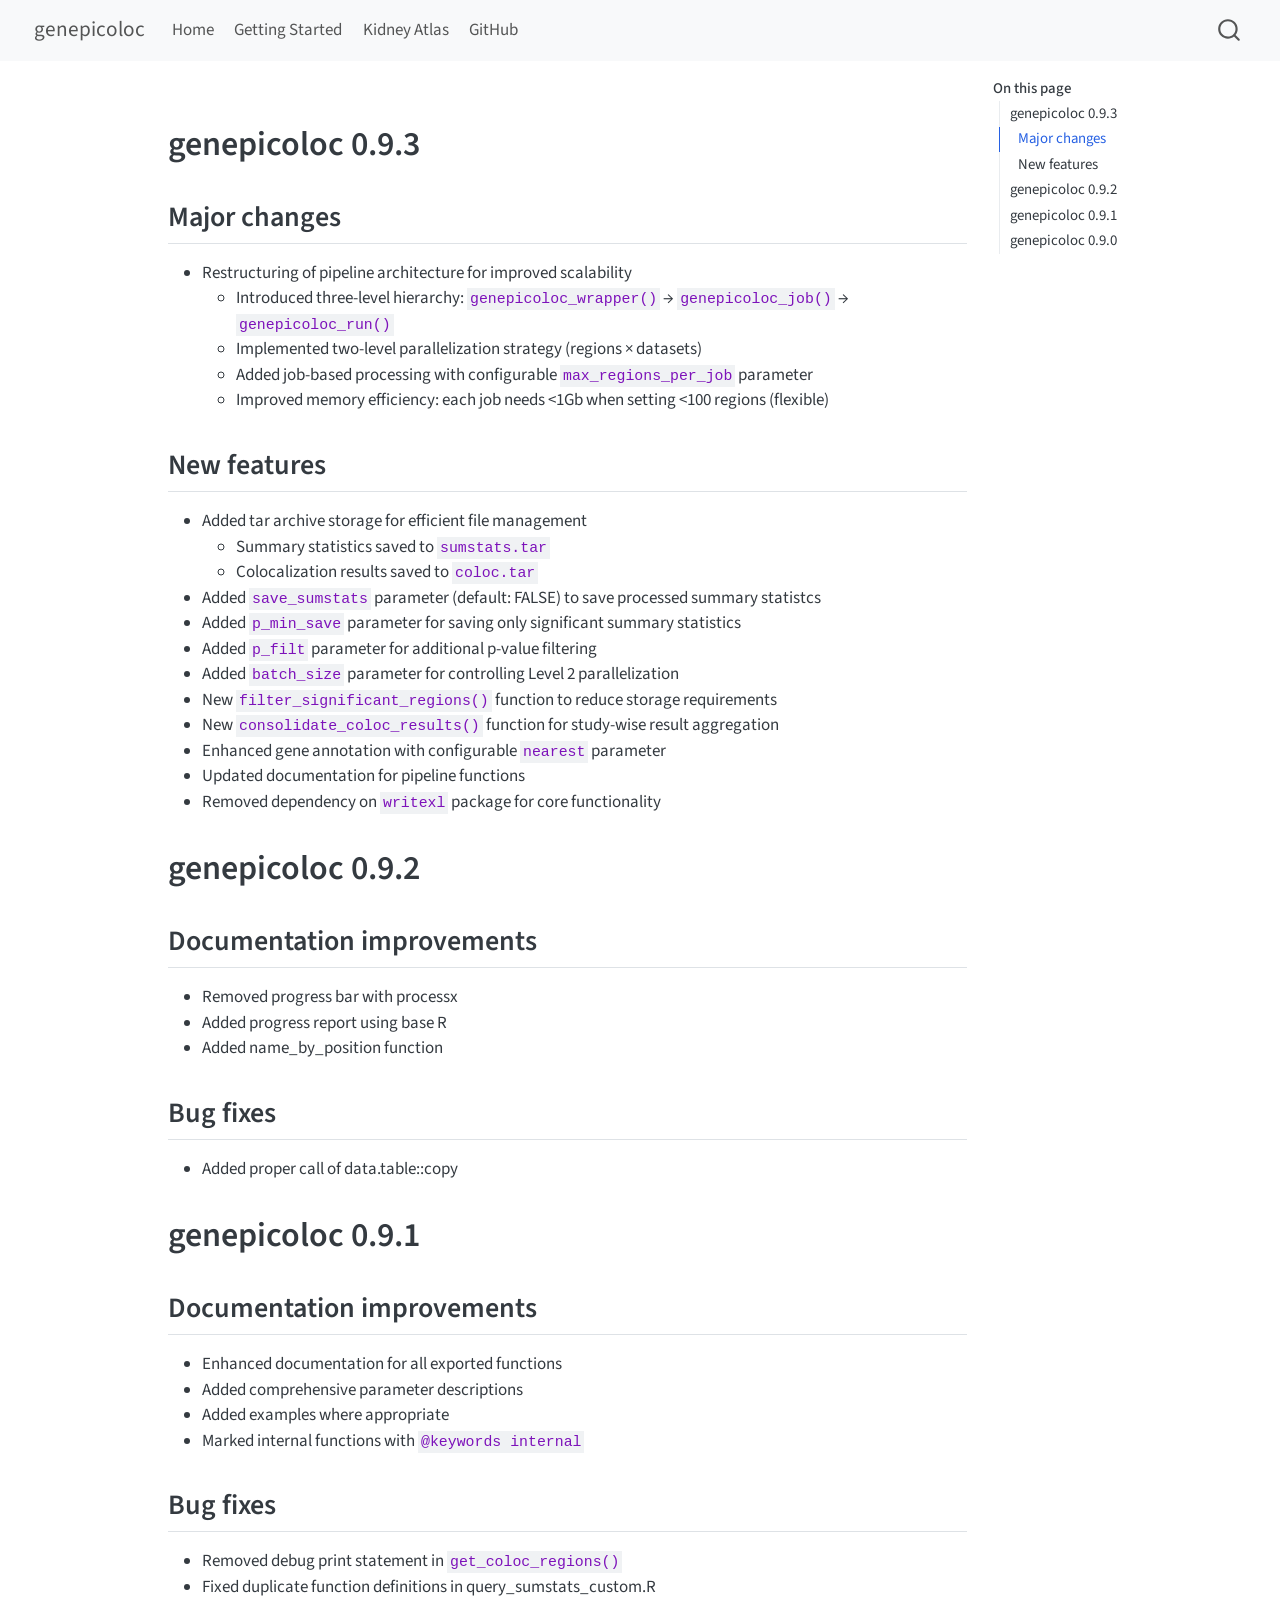
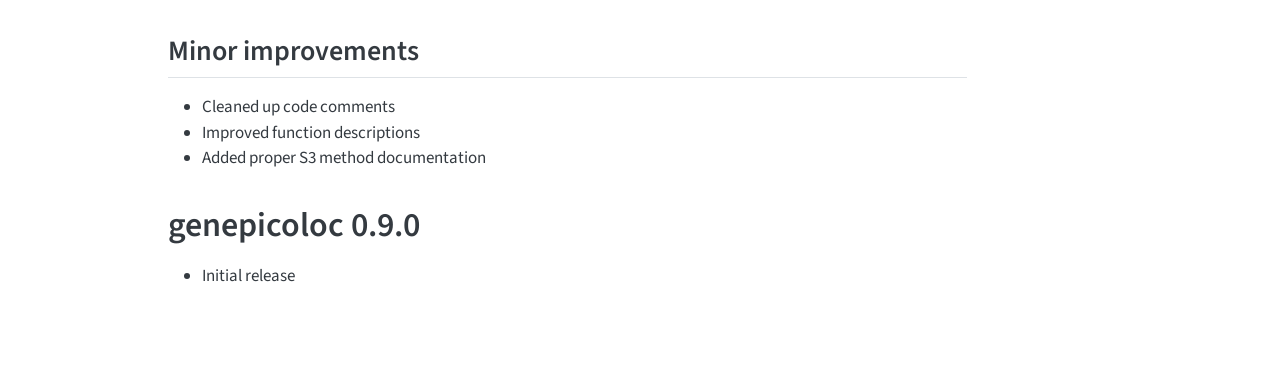
<file: NEWS.html>
<!DOCTYPE html>
<html xmlns="http://www.w3.org/1999/xhtml" lang="en" xml:lang="en"><head>

<meta charset="utf-8">
<meta name="generator" content="quarto-1.8.25">

<meta name="viewport" content="width=device-width, initial-scale=1.0, user-scalable=yes">


<title>news – genepicoloc</title>
<style>
code{white-space: pre-wrap;}
span.smallcaps{font-variant: small-caps;}
div.columns{display: flex; gap: min(4vw, 1.5em);}
div.column{flex: auto; overflow-x: auto;}
div.hanging-indent{margin-left: 1.5em; text-indent: -1.5em;}
ul.task-list{list-style: none;}
ul.task-list li input[type="checkbox"] {
  width: 0.8em;
  margin: 0 0.8em 0.2em -1em; /* quarto-specific, see https://github.com/quarto-dev/quarto-cli/issues/4556 */ 
  vertical-align: middle;
}
</style>


<script src="site_libs/quarto-nav/quarto-nav.js"></script>
<script src="site_libs/quarto-nav/headroom.min.js"></script>
<script src="site_libs/clipboard/clipboard.min.js"></script>
<script src="site_libs/quarto-search/autocomplete.umd.js"></script>
<script src="site_libs/quarto-search/fuse.min.js"></script>
<script src="site_libs/quarto-search/quarto-search.js"></script>
<meta name="quarto:offset" content="./">
<script src="site_libs/quarto-html/quarto.js" type="module"></script>
<script src="site_libs/quarto-html/tabsets/tabsets.js" type="module"></script>
<script src="site_libs/quarto-html/axe/axe-check.js" type="module"></script>
<script src="site_libs/quarto-html/popper.min.js"></script>
<script src="site_libs/quarto-html/tippy.umd.min.js"></script>
<script src="site_libs/quarto-html/anchor.min.js"></script>
<link href="site_libs/quarto-html/tippy.css" rel="stylesheet">
<link href="site_libs/quarto-html/quarto-syntax-highlighting-7b89279ff1a6dce999919e0e67d4d9ec.css" rel="stylesheet" id="quarto-text-highlighting-styles">
<script src="site_libs/bootstrap/bootstrap.min.js"></script>
<link href="site_libs/bootstrap/bootstrap-icons.css" rel="stylesheet">
<link href="site_libs/bootstrap/bootstrap-5cfdd26d682773e737ef25c756b344ef.min.css" rel="stylesheet" append-hash="true" id="quarto-bootstrap" data-mode="light">
<script id="quarto-search-options" type="application/json">{
  "location": "navbar",
  "copy-button": false,
  "collapse-after": 3,
  "panel-placement": "end",
  "type": "overlay",
  "limit": 50,
  "keyboard-shortcut": [
    "f",
    "/",
    "s"
  ],
  "show-item-context": false,
  "language": {
    "search-no-results-text": "No results",
    "search-matching-documents-text": "matching documents",
    "search-copy-link-title": "Copy link to search",
    "search-hide-matches-text": "Hide additional matches",
    "search-more-match-text": "more match in this document",
    "search-more-matches-text": "more matches in this document",
    "search-clear-button-title": "Clear",
    "search-text-placeholder": "",
    "search-detached-cancel-button-title": "Cancel",
    "search-submit-button-title": "Submit",
    "search-label": "Search"
  }
}</script>


</head>

<body class="nav-fixed quarto-light">

<div id="quarto-search-results"></div>
  <header id="quarto-header" class="headroom fixed-top">
    <nav class="navbar navbar-expand-lg " data-bs-theme="dark">
      <div class="navbar-container container-fluid">
      <div class="navbar-brand-container mx-auto">
    <a href="./index.html" class="navbar-brand navbar-brand-logo">
    </a>
    <a class="navbar-brand" href="./index.html">
    <span class="navbar-title">genepicoloc</span>
    </a>
  </div>
            <div id="quarto-search" class="" title="Search"></div>
          <button class="navbar-toggler" type="button" data-bs-toggle="collapse" data-bs-target="#navbarCollapse" aria-controls="navbarCollapse" role="menu" aria-expanded="false" aria-label="Toggle navigation" onclick="if (window.quartoToggleHeadroom) { window.quartoToggleHeadroom(); }">
  <span class="navbar-toggler-icon"></span>
</button>
          <div class="collapse navbar-collapse" id="navbarCollapse">
            <ul class="navbar-nav navbar-nav-scroll me-auto">
  <li class="nav-item">
    <a class="nav-link" href="./index.html"> 
<span class="menu-text">Home</span></a>
  </li>  
  <li class="nav-item">
    <a class="nav-link" href="./vignettes/genepicoloc-workflow.html"> 
<span class="menu-text">Getting Started</span></a>
  </li>  
  <li class="nav-item">
    <a class="nav-link" href="./atlas.html"> 
<span class="menu-text">Kidney Atlas</span></a>
  </li>  
  <li class="nav-item">
    <a class="nav-link" href="https://github.com/genepi-freiburg/genepicoloc"> 
<span class="menu-text">GitHub</span></a>
  </li>  
</ul>
          </div> <!-- /navcollapse -->
            <div class="quarto-navbar-tools">
</div>
      </div> <!-- /container-fluid -->
    </nav>
</header>
<!-- content -->
<div id="quarto-content" class="quarto-container page-columns page-rows-contents page-layout-article page-navbar">
<!-- sidebar -->
<!-- margin-sidebar -->
    <div id="quarto-margin-sidebar" class="sidebar margin-sidebar">
        <nav id="TOC" role="doc-toc" class="toc-active">
    <h2 id="toc-title">On this page</h2>
   
  <ul>
  <li><a href="#genepicoloc-0.9.3" id="toc-genepicoloc-0.9.3" class="nav-link active" data-scroll-target="#genepicoloc-0.9.3">genepicoloc 0.9.3</a>
  <ul class="collapse">
  <li><a href="#major-changes" id="toc-major-changes" class="nav-link" data-scroll-target="#major-changes">Major changes</a></li>
  <li><a href="#new-features" id="toc-new-features" class="nav-link" data-scroll-target="#new-features">New features</a></li>
  </ul></li>
  <li><a href="#genepicoloc-0.9.2" id="toc-genepicoloc-0.9.2" class="nav-link" data-scroll-target="#genepicoloc-0.9.2">genepicoloc 0.9.2</a>
  <ul class="collapse">
  <li><a href="#documentation-improvements" id="toc-documentation-improvements" class="nav-link" data-scroll-target="#documentation-improvements">Documentation improvements</a></li>
  <li><a href="#bug-fixes" id="toc-bug-fixes" class="nav-link" data-scroll-target="#bug-fixes">Bug fixes</a></li>
  </ul></li>
  <li><a href="#genepicoloc-0.9.1" id="toc-genepicoloc-0.9.1" class="nav-link" data-scroll-target="#genepicoloc-0.9.1">genepicoloc 0.9.1</a>
  <ul class="collapse">
  <li><a href="#documentation-improvements-1" id="toc-documentation-improvements-1" class="nav-link" data-scroll-target="#documentation-improvements-1">Documentation improvements</a></li>
  <li><a href="#bug-fixes-1" id="toc-bug-fixes-1" class="nav-link" data-scroll-target="#bug-fixes-1">Bug fixes</a></li>
  <li><a href="#minor-improvements" id="toc-minor-improvements" class="nav-link" data-scroll-target="#minor-improvements">Minor improvements</a></li>
  </ul></li>
  <li><a href="#genepicoloc-0.9.0" id="toc-genepicoloc-0.9.0" class="nav-link" data-scroll-target="#genepicoloc-0.9.0">genepicoloc 0.9.0</a></li>
  </ul>
</nav>
    </div>
<!-- main -->
<main class="content" id="quarto-document-content"><header id="title-block-header" class="quarto-title-block"></header>




<section id="genepicoloc-0.9.3" class="level1">
<h1>genepicoloc 0.9.3</h1>
<section id="major-changes" class="level2">
<h2 class="anchored" data-anchor-id="major-changes">Major changes</h2>
<ul>
<li>Restructuring of pipeline architecture for improved scalability
<ul>
<li>Introduced three-level hierarchy: <code>genepicoloc_wrapper()</code> → <code>genepicoloc_job()</code> → <code>genepicoloc_run()</code></li>
<li>Implemented two-level parallelization strategy (regions × datasets)</li>
<li>Added job-based processing with configurable <code>max_regions_per_job</code> parameter</li>
<li>Improved memory efficiency: each job needs &lt;1Gb when setting &lt;100 regions (flexible)</li>
</ul></li>
</ul>
</section>
<section id="new-features" class="level2">
<h2 class="anchored" data-anchor-id="new-features">New features</h2>
<ul>
<li>Added tar archive storage for efficient file management
<ul>
<li>Summary statistics saved to <code>sumstats.tar</code></li>
<li>Colocalization results saved to <code>coloc.tar</code></li>
</ul></li>
<li>Added <code>save_sumstats</code> parameter (default: FALSE) to save processed summary statistcs</li>
<li>Added <code>p_min_save</code> parameter for saving only significant summary statistics</li>
<li>Added <code>p_filt</code> parameter for additional p-value filtering</li>
<li>Added <code>batch_size</code> parameter for controlling Level 2 parallelization</li>
<li>New <code>filter_significant_regions()</code> function to reduce storage requirements</li>
<li>New <code>consolidate_coloc_results()</code> function for study-wise result aggregation</li>
<li>Enhanced gene annotation with configurable <code>nearest</code> parameter</li>
<li>Updated documentation for pipeline functions</li>
<li>Removed dependency on <code>writexl</code> package for core functionality</li>
</ul>
</section>
</section>
<section id="genepicoloc-0.9.2" class="level1">
<h1>genepicoloc 0.9.2</h1>
<section id="documentation-improvements" class="level2">
<h2 class="anchored" data-anchor-id="documentation-improvements">Documentation improvements</h2>
<ul>
<li>Removed progress bar with processx</li>
<li>Added progress report using base R</li>
<li>Added name_by_position function</li>
</ul>
</section>
<section id="bug-fixes" class="level2">
<h2 class="anchored" data-anchor-id="bug-fixes">Bug fixes</h2>
<ul>
<li>Added proper call of data.table::copy</li>
</ul>
</section>
</section>
<section id="genepicoloc-0.9.1" class="level1">
<h1>genepicoloc 0.9.1</h1>
<section id="documentation-improvements-1" class="level2">
<h2 class="anchored" data-anchor-id="documentation-improvements-1">Documentation improvements</h2>
<ul>
<li>Enhanced documentation for all exported functions</li>
<li>Added comprehensive parameter descriptions</li>
<li>Added examples where appropriate</li>
<li>Marked internal functions with <code>@keywords internal</code></li>
</ul>
</section>
<section id="bug-fixes-1" class="level2">
<h2 class="anchored" data-anchor-id="bug-fixes-1">Bug fixes</h2>
<ul>
<li>Removed debug print statement in <code>get_coloc_regions()</code></li>
<li>Fixed duplicate function definitions in query_sumstats_custom.R</li>
</ul>
</section>
<section id="minor-improvements" class="level2">
<h2 class="anchored" data-anchor-id="minor-improvements">Minor improvements</h2>
<ul>
<li>Cleaned up code comments</li>
<li>Improved function descriptions</li>
<li>Added proper S3 method documentation</li>
</ul>
</section>
</section>
<section id="genepicoloc-0.9.0" class="level1">
<h1>genepicoloc 0.9.0</h1>
<ul>
<li>Initial release</li>
</ul>


</section>

</main> <!-- /main -->
<script id="quarto-html-after-body" type="application/javascript">
  window.document.addEventListener("DOMContentLoaded", function (event) {
    const icon = "";
    const anchorJS = new window.AnchorJS();
    anchorJS.options = {
      placement: 'right',
      icon: icon
    };
    anchorJS.add('.anchored');
    const isCodeAnnotation = (el) => {
      for (const clz of el.classList) {
        if (clz.startsWith('code-annotation-')) {                     
          return true;
        }
      }
      return false;
    }
    const onCopySuccess = function(e) {
      // button target
      const button = e.trigger;
      // don't keep focus
      button.blur();
      // flash "checked"
      button.classList.add('code-copy-button-checked');
      var currentTitle = button.getAttribute("title");
      button.setAttribute("title", "Copied!");
      let tooltip;
      if (window.bootstrap) {
        button.setAttribute("data-bs-toggle", "tooltip");
        button.setAttribute("data-bs-placement", "left");
        button.setAttribute("data-bs-title", "Copied!");
        tooltip = new bootstrap.Tooltip(button, 
          { trigger: "manual", 
            customClass: "code-copy-button-tooltip",
            offset: [0, -8]});
        tooltip.show();    
      }
      setTimeout(function() {
        if (tooltip) {
          tooltip.hide();
          button.removeAttribute("data-bs-title");
          button.removeAttribute("data-bs-toggle");
          button.removeAttribute("data-bs-placement");
        }
        button.setAttribute("title", currentTitle);
        button.classList.remove('code-copy-button-checked');
      }, 1000);
      // clear code selection
      e.clearSelection();
    }
    const getTextToCopy = function(trigger) {
      const outerScaffold = trigger.parentElement.cloneNode(true);
      const codeEl = outerScaffold.querySelector('code');
      for (const childEl of codeEl.children) {
        if (isCodeAnnotation(childEl)) {
          childEl.remove();
        }
      }
      return codeEl.innerText;
    }
    const clipboard = new window.ClipboardJS('.code-copy-button:not([data-in-quarto-modal])', {
      text: getTextToCopy
    });
    clipboard.on('success', onCopySuccess);
    if (window.document.getElementById('quarto-embedded-source-code-modal')) {
      const clipboardModal = new window.ClipboardJS('.code-copy-button[data-in-quarto-modal]', {
        text: getTextToCopy,
        container: window.document.getElementById('quarto-embedded-source-code-modal')
      });
      clipboardModal.on('success', onCopySuccess);
    }
      var localhostRegex = new RegExp(/^(?:http|https):\/\/localhost\:?[0-9]*\//);
      var mailtoRegex = new RegExp(/^mailto:/);
        var filterRegex = new RegExp('/' + window.location.host + '/');
      var isInternal = (href) => {
          return filterRegex.test(href) || localhostRegex.test(href) || mailtoRegex.test(href);
      }
      // Inspect non-navigation links and adorn them if external
     var links = window.document.querySelectorAll('a[href]:not(.nav-link):not(.navbar-brand):not(.toc-action):not(.sidebar-link):not(.sidebar-item-toggle):not(.pagination-link):not(.no-external):not([aria-hidden]):not(.dropdown-item):not(.quarto-navigation-tool):not(.about-link)');
      for (var i=0; i<links.length; i++) {
        const link = links[i];
        if (!isInternal(link.href)) {
          // undo the damage that might have been done by quarto-nav.js in the case of
          // links that we want to consider external
          if (link.dataset.originalHref !== undefined) {
            link.href = link.dataset.originalHref;
          }
        }
      }
    function tippyHover(el, contentFn, onTriggerFn, onUntriggerFn) {
      const config = {
        allowHTML: true,
        maxWidth: 500,
        delay: 100,
        arrow: false,
        appendTo: function(el) {
            return el.parentElement;
        },
        interactive: true,
        interactiveBorder: 10,
        theme: 'quarto',
        placement: 'bottom-start',
      };
      if (contentFn) {
        config.content = contentFn;
      }
      if (onTriggerFn) {
        config.onTrigger = onTriggerFn;
      }
      if (onUntriggerFn) {
        config.onUntrigger = onUntriggerFn;
      }
      window.tippy(el, config); 
    }
    const noterefs = window.document.querySelectorAll('a[role="doc-noteref"]');
    for (var i=0; i<noterefs.length; i++) {
      const ref = noterefs[i];
      tippyHover(ref, function() {
        // use id or data attribute instead here
        let href = ref.getAttribute('data-footnote-href') || ref.getAttribute('href');
        try { href = new URL(href).hash; } catch {}
        const id = href.replace(/^#\/?/, "");
        const note = window.document.getElementById(id);
        if (note) {
          return note.innerHTML;
        } else {
          return "";
        }
      });
    }
    const xrefs = window.document.querySelectorAll('a.quarto-xref');
    const processXRef = (id, note) => {
      // Strip column container classes
      const stripColumnClz = (el) => {
        el.classList.remove("page-full", "page-columns");
        if (el.children) {
          for (const child of el.children) {
            stripColumnClz(child);
          }
        }
      }
      stripColumnClz(note)
      if (id === null || id.startsWith('sec-')) {
        // Special case sections, only their first couple elements
        const container = document.createElement("div");
        if (note.children && note.children.length > 2) {
          container.appendChild(note.children[0].cloneNode(true));
          for (let i = 1; i < note.children.length; i++) {
            const child = note.children[i];
            if (child.tagName === "P" && child.innerText === "") {
              continue;
            } else {
              container.appendChild(child.cloneNode(true));
              break;
            }
          }
          if (window.Quarto?.typesetMath) {
            window.Quarto.typesetMath(container);
          }
          return container.innerHTML
        } else {
          if (window.Quarto?.typesetMath) {
            window.Quarto.typesetMath(note);
          }
          return note.innerHTML;
        }
      } else {
        // Remove any anchor links if they are present
        const anchorLink = note.querySelector('a.anchorjs-link');
        if (anchorLink) {
          anchorLink.remove();
        }
        if (window.Quarto?.typesetMath) {
          window.Quarto.typesetMath(note);
        }
        if (note.classList.contains("callout")) {
          return note.outerHTML;
        } else {
          return note.innerHTML;
        }
      }
    }
    for (var i=0; i<xrefs.length; i++) {
      const xref = xrefs[i];
      tippyHover(xref, undefined, function(instance) {
        instance.disable();
        let url = xref.getAttribute('href');
        let hash = undefined; 
        if (url.startsWith('#')) {
          hash = url;
        } else {
          try { hash = new URL(url).hash; } catch {}
        }
        if (hash) {
          const id = hash.replace(/^#\/?/, "");
          const note = window.document.getElementById(id);
          if (note !== null) {
            try {
              const html = processXRef(id, note.cloneNode(true));
              instance.setContent(html);
            } finally {
              instance.enable();
              instance.show();
            }
          } else {
            // See if we can fetch this
            fetch(url.split('#')[0])
            .then(res => res.text())
            .then(html => {
              const parser = new DOMParser();
              const htmlDoc = parser.parseFromString(html, "text/html");
              const note = htmlDoc.getElementById(id);
              if (note !== null) {
                const html = processXRef(id, note);
                instance.setContent(html);
              } 
            }).finally(() => {
              instance.enable();
              instance.show();
            });
          }
        } else {
          // See if we can fetch a full url (with no hash to target)
          // This is a special case and we should probably do some content thinning / targeting
          fetch(url)
          .then(res => res.text())
          .then(html => {
            const parser = new DOMParser();
            const htmlDoc = parser.parseFromString(html, "text/html");
            const note = htmlDoc.querySelector('main.content');
            if (note !== null) {
              // This should only happen for chapter cross references
              // (since there is no id in the URL)
              // remove the first header
              if (note.children.length > 0 && note.children[0].tagName === "HEADER") {
                note.children[0].remove();
              }
              const html = processXRef(null, note);
              instance.setContent(html);
            } 
          }).finally(() => {
            instance.enable();
            instance.show();
          });
        }
      }, function(instance) {
      });
    }
        let selectedAnnoteEl;
        const selectorForAnnotation = ( cell, annotation) => {
          let cellAttr = 'data-code-cell="' + cell + '"';
          let lineAttr = 'data-code-annotation="' +  annotation + '"';
          const selector = 'span[' + cellAttr + '][' + lineAttr + ']';
          return selector;
        }
        const selectCodeLines = (annoteEl) => {
          const doc = window.document;
          const targetCell = annoteEl.getAttribute("data-target-cell");
          const targetAnnotation = annoteEl.getAttribute("data-target-annotation");
          const annoteSpan = window.document.querySelector(selectorForAnnotation(targetCell, targetAnnotation));
          const lines = annoteSpan.getAttribute("data-code-lines").split(",");
          const lineIds = lines.map((line) => {
            return targetCell + "-" + line;
          })
          let top = null;
          let height = null;
          let parent = null;
          if (lineIds.length > 0) {
              //compute the position of the single el (top and bottom and make a div)
              const el = window.document.getElementById(lineIds[0]);
              top = el.offsetTop;
              height = el.offsetHeight;
              parent = el.parentElement.parentElement;
            if (lineIds.length > 1) {
              const lastEl = window.document.getElementById(lineIds[lineIds.length - 1]);
              const bottom = lastEl.offsetTop + lastEl.offsetHeight;
              height = bottom - top;
            }
            if (top !== null && height !== null && parent !== null) {
              // cook up a div (if necessary) and position it 
              let div = window.document.getElementById("code-annotation-line-highlight");
              if (div === null) {
                div = window.document.createElement("div");
                div.setAttribute("id", "code-annotation-line-highlight");
                div.style.position = 'absolute';
                parent.appendChild(div);
              }
              div.style.top = top - 2 + "px";
              div.style.height = height + 4 + "px";
              div.style.left = 0;
              let gutterDiv = window.document.getElementById("code-annotation-line-highlight-gutter");
              if (gutterDiv === null) {
                gutterDiv = window.document.createElement("div");
                gutterDiv.setAttribute("id", "code-annotation-line-highlight-gutter");
                gutterDiv.style.position = 'absolute';
                const codeCell = window.document.getElementById(targetCell);
                const gutter = codeCell.querySelector('.code-annotation-gutter');
                gutter.appendChild(gutterDiv);
              }
              gutterDiv.style.top = top - 2 + "px";
              gutterDiv.style.height = height + 4 + "px";
            }
            selectedAnnoteEl = annoteEl;
          }
        };
        const unselectCodeLines = () => {
          const elementsIds = ["code-annotation-line-highlight", "code-annotation-line-highlight-gutter"];
          elementsIds.forEach((elId) => {
            const div = window.document.getElementById(elId);
            if (div) {
              div.remove();
            }
          });
          selectedAnnoteEl = undefined;
        };
          // Handle positioning of the toggle
      window.addEventListener(
        "resize",
        throttle(() => {
          elRect = undefined;
          if (selectedAnnoteEl) {
            selectCodeLines(selectedAnnoteEl);
          }
        }, 10)
      );
      function throttle(fn, ms) {
      let throttle = false;
      let timer;
        return (...args) => {
          if(!throttle) { // first call gets through
              fn.apply(this, args);
              throttle = true;
          } else { // all the others get throttled
              if(timer) clearTimeout(timer); // cancel #2
              timer = setTimeout(() => {
                fn.apply(this, args);
                timer = throttle = false;
              }, ms);
          }
        };
      }
        // Attach click handler to the DT
        const annoteDls = window.document.querySelectorAll('dt[data-target-cell]');
        for (const annoteDlNode of annoteDls) {
          annoteDlNode.addEventListener('click', (event) => {
            const clickedEl = event.target;
            if (clickedEl !== selectedAnnoteEl) {
              unselectCodeLines();
              const activeEl = window.document.querySelector('dt[data-target-cell].code-annotation-active');
              if (activeEl) {
                activeEl.classList.remove('code-annotation-active');
              }
              selectCodeLines(clickedEl);
              clickedEl.classList.add('code-annotation-active');
            } else {
              // Unselect the line
              unselectCodeLines();
              clickedEl.classList.remove('code-annotation-active');
            }
          });
        }
    const findCites = (el) => {
      const parentEl = el.parentElement;
      if (parentEl) {
        const cites = parentEl.dataset.cites;
        if (cites) {
          return {
            el,
            cites: cites.split(' ')
          };
        } else {
          return findCites(el.parentElement)
        }
      } else {
        return undefined;
      }
    };
    var bibliorefs = window.document.querySelectorAll('a[role="doc-biblioref"]');
    for (var i=0; i<bibliorefs.length; i++) {
      const ref = bibliorefs[i];
      const citeInfo = findCites(ref);
      if (citeInfo) {
        tippyHover(citeInfo.el, function() {
          var popup = window.document.createElement('div');
          citeInfo.cites.forEach(function(cite) {
            var citeDiv = window.document.createElement('div');
            citeDiv.classList.add('hanging-indent');
            citeDiv.classList.add('csl-entry');
            var biblioDiv = window.document.getElementById('ref-' + cite);
            if (biblioDiv) {
              citeDiv.innerHTML = biblioDiv.innerHTML;
            }
            popup.appendChild(citeDiv);
          });
          return popup.innerHTML;
        });
      }
    }
  });
  </script>
</div> <!-- /content -->




</body></html>
</file>
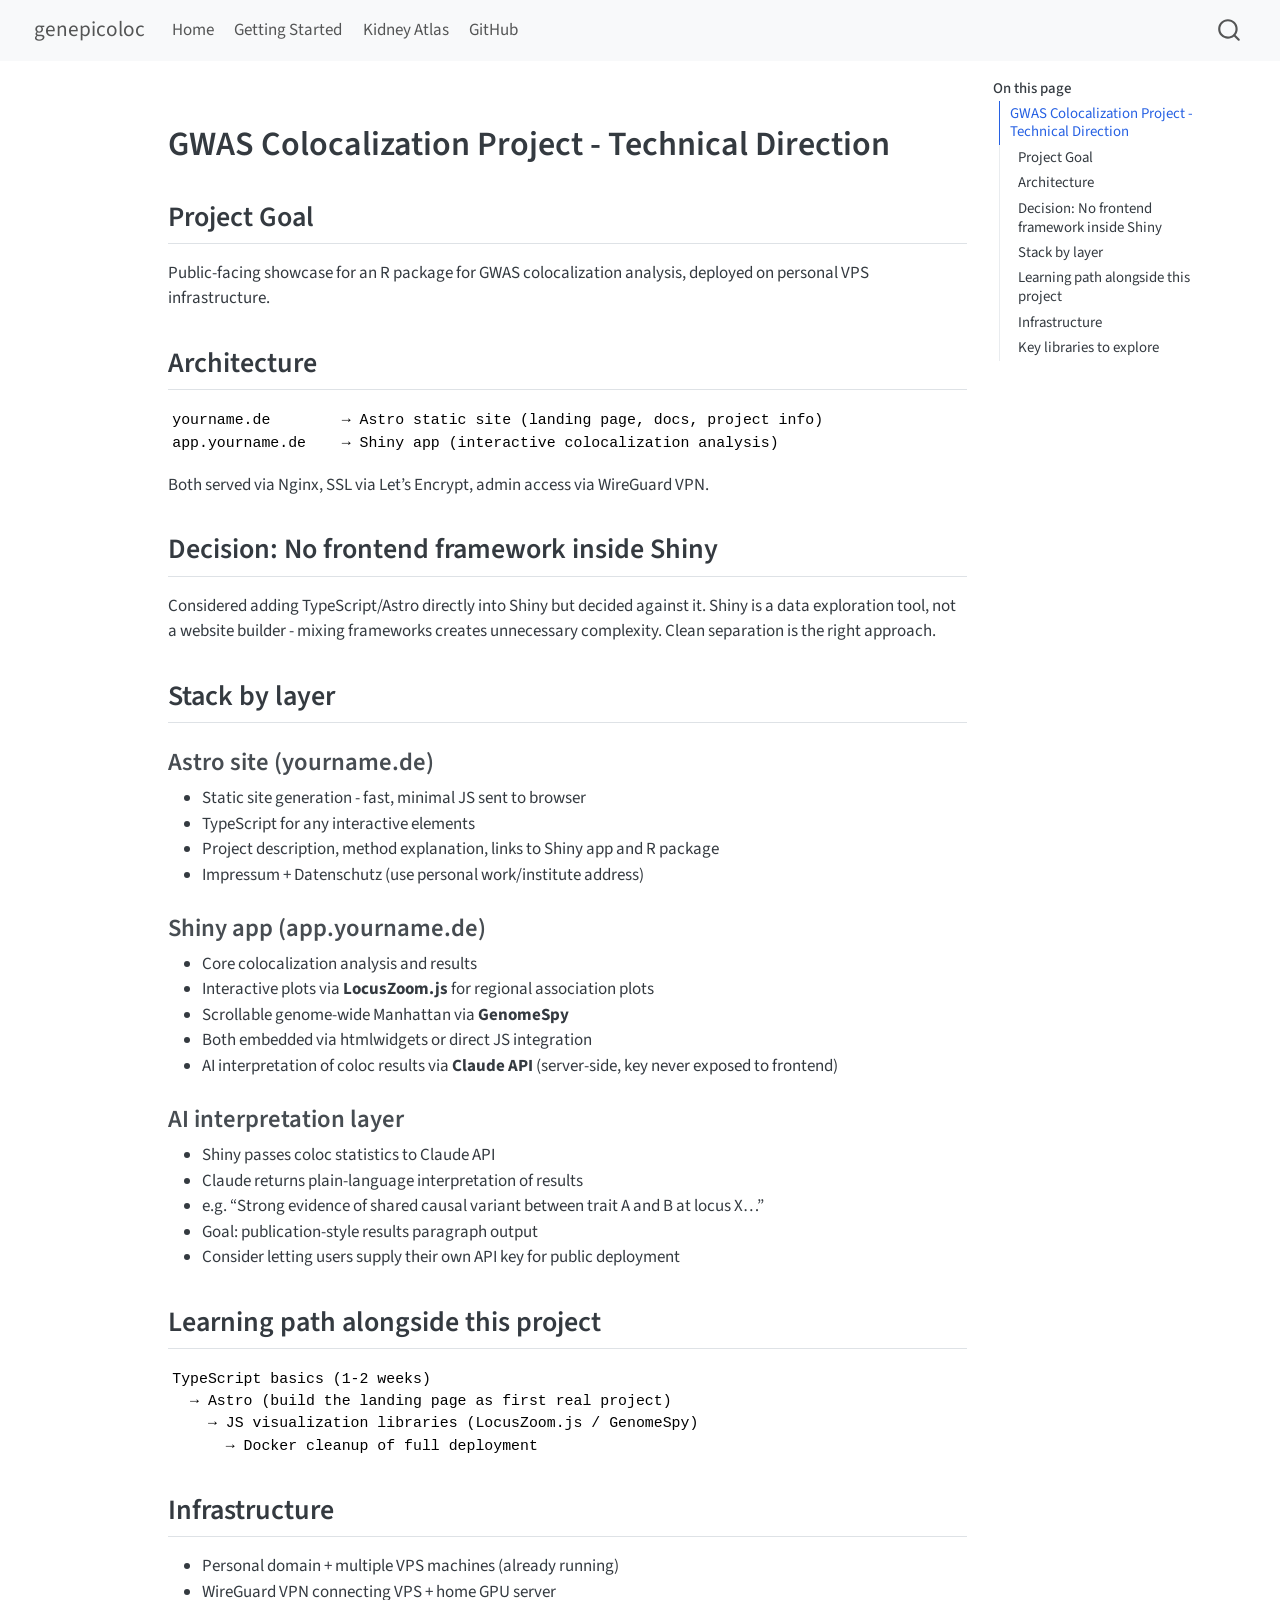
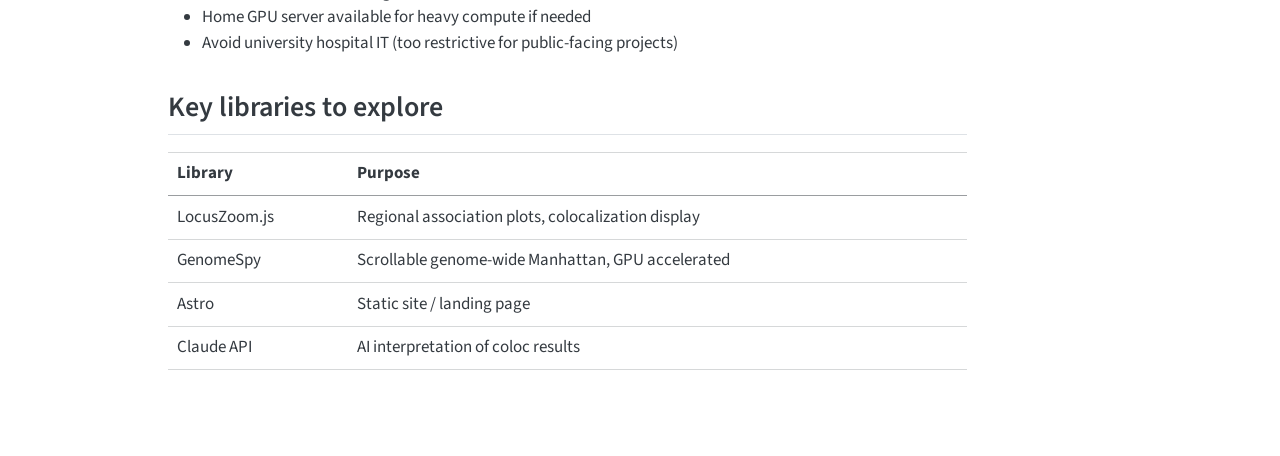
<file: tmp_project_direction.html>
<!DOCTYPE html>
<html xmlns="http://www.w3.org/1999/xhtml" lang="en" xml:lang="en"><head>

<meta charset="utf-8">
<meta name="generator" content="quarto-1.8.25">

<meta name="viewport" content="width=device-width, initial-scale=1.0, user-scalable=yes">


<title>tmp_project_direction – genepicoloc</title>
<style>
code{white-space: pre-wrap;}
span.smallcaps{font-variant: small-caps;}
div.columns{display: flex; gap: min(4vw, 1.5em);}
div.column{flex: auto; overflow-x: auto;}
div.hanging-indent{margin-left: 1.5em; text-indent: -1.5em;}
ul.task-list{list-style: none;}
ul.task-list li input[type="checkbox"] {
  width: 0.8em;
  margin: 0 0.8em 0.2em -1em; /* quarto-specific, see https://github.com/quarto-dev/quarto-cli/issues/4556 */ 
  vertical-align: middle;
}
</style>


<script src="site_libs/quarto-nav/quarto-nav.js"></script>
<script src="site_libs/quarto-nav/headroom.min.js"></script>
<script src="site_libs/clipboard/clipboard.min.js"></script>
<script src="site_libs/quarto-search/autocomplete.umd.js"></script>
<script src="site_libs/quarto-search/fuse.min.js"></script>
<script src="site_libs/quarto-search/quarto-search.js"></script>
<meta name="quarto:offset" content="./">
<script src="site_libs/quarto-html/quarto.js" type="module"></script>
<script src="site_libs/quarto-html/tabsets/tabsets.js" type="module"></script>
<script src="site_libs/quarto-html/axe/axe-check.js" type="module"></script>
<script src="site_libs/quarto-html/popper.min.js"></script>
<script src="site_libs/quarto-html/tippy.umd.min.js"></script>
<script src="site_libs/quarto-html/anchor.min.js"></script>
<link href="site_libs/quarto-html/tippy.css" rel="stylesheet">
<link href="site_libs/quarto-html/quarto-syntax-highlighting-7b89279ff1a6dce999919e0e67d4d9ec.css" rel="stylesheet" id="quarto-text-highlighting-styles">
<script src="site_libs/bootstrap/bootstrap.min.js"></script>
<link href="site_libs/bootstrap/bootstrap-icons.css" rel="stylesheet">
<link href="site_libs/bootstrap/bootstrap-5cfdd26d682773e737ef25c756b344ef.min.css" rel="stylesheet" append-hash="true" id="quarto-bootstrap" data-mode="light">
<script id="quarto-search-options" type="application/json">{
  "location": "navbar",
  "copy-button": false,
  "collapse-after": 3,
  "panel-placement": "end",
  "type": "overlay",
  "limit": 50,
  "keyboard-shortcut": [
    "f",
    "/",
    "s"
  ],
  "show-item-context": false,
  "language": {
    "search-no-results-text": "No results",
    "search-matching-documents-text": "matching documents",
    "search-copy-link-title": "Copy link to search",
    "search-hide-matches-text": "Hide additional matches",
    "search-more-match-text": "more match in this document",
    "search-more-matches-text": "more matches in this document",
    "search-clear-button-title": "Clear",
    "search-text-placeholder": "",
    "search-detached-cancel-button-title": "Cancel",
    "search-submit-button-title": "Submit",
    "search-label": "Search"
  }
}</script>


</head>

<body class="nav-fixed quarto-light">

<div id="quarto-search-results"></div>
  <header id="quarto-header" class="headroom fixed-top">
    <nav class="navbar navbar-expand-lg " data-bs-theme="dark">
      <div class="navbar-container container-fluid">
      <div class="navbar-brand-container mx-auto">
    <a href="./index.html" class="navbar-brand navbar-brand-logo">
    </a>
    <a class="navbar-brand" href="./index.html">
    <span class="navbar-title">genepicoloc</span>
    </a>
  </div>
            <div id="quarto-search" class="" title="Search"></div>
          <button class="navbar-toggler" type="button" data-bs-toggle="collapse" data-bs-target="#navbarCollapse" aria-controls="navbarCollapse" role="menu" aria-expanded="false" aria-label="Toggle navigation" onclick="if (window.quartoToggleHeadroom) { window.quartoToggleHeadroom(); }">
  <span class="navbar-toggler-icon"></span>
</button>
          <div class="collapse navbar-collapse" id="navbarCollapse">
            <ul class="navbar-nav navbar-nav-scroll me-auto">
  <li class="nav-item">
    <a class="nav-link" href="./index.html"> 
<span class="menu-text">Home</span></a>
  </li>  
  <li class="nav-item">
    <a class="nav-link" href="./vignettes/genepicoloc-workflow.html"> 
<span class="menu-text">Getting Started</span></a>
  </li>  
  <li class="nav-item">
    <a class="nav-link" href="./atlas.html"> 
<span class="menu-text">Kidney Atlas</span></a>
  </li>  
  <li class="nav-item">
    <a class="nav-link" href="https://github.com/genepi-freiburg/genepicoloc"> 
<span class="menu-text">GitHub</span></a>
  </li>  
</ul>
          </div> <!-- /navcollapse -->
            <div class="quarto-navbar-tools">
</div>
      </div> <!-- /container-fluid -->
    </nav>
</header>
<!-- content -->
<div id="quarto-content" class="quarto-container page-columns page-rows-contents page-layout-article page-navbar">
<!-- sidebar -->
<!-- margin-sidebar -->
    <div id="quarto-margin-sidebar" class="sidebar margin-sidebar">
        <nav id="TOC" role="doc-toc" class="toc-active">
    <h2 id="toc-title">On this page</h2>
   
  <ul>
  <li><a href="#gwas-colocalization-project---technical-direction" id="toc-gwas-colocalization-project---technical-direction" class="nav-link active" data-scroll-target="#gwas-colocalization-project---technical-direction">GWAS Colocalization Project - Technical Direction</a>
  <ul class="collapse">
  <li><a href="#project-goal" id="toc-project-goal" class="nav-link" data-scroll-target="#project-goal">Project Goal</a></li>
  <li><a href="#architecture" id="toc-architecture" class="nav-link" data-scroll-target="#architecture">Architecture</a></li>
  <li><a href="#decision-no-frontend-framework-inside-shiny" id="toc-decision-no-frontend-framework-inside-shiny" class="nav-link" data-scroll-target="#decision-no-frontend-framework-inside-shiny">Decision: No frontend framework inside Shiny</a></li>
  <li><a href="#stack-by-layer" id="toc-stack-by-layer" class="nav-link" data-scroll-target="#stack-by-layer">Stack by layer</a>
  <ul class="collapse">
  <li><a href="#astro-site-yourname.de" id="toc-astro-site-yourname.de" class="nav-link" data-scroll-target="#astro-site-yourname.de">Astro site (yourname.de)</a></li>
  <li><a href="#shiny-app-app.yourname.de" id="toc-shiny-app-app.yourname.de" class="nav-link" data-scroll-target="#shiny-app-app.yourname.de">Shiny app (app.yourname.de)</a></li>
  <li><a href="#ai-interpretation-layer" id="toc-ai-interpretation-layer" class="nav-link" data-scroll-target="#ai-interpretation-layer">AI interpretation layer</a></li>
  </ul></li>
  <li><a href="#learning-path-alongside-this-project" id="toc-learning-path-alongside-this-project" class="nav-link" data-scroll-target="#learning-path-alongside-this-project">Learning path alongside this project</a></li>
  <li><a href="#infrastructure" id="toc-infrastructure" class="nav-link" data-scroll-target="#infrastructure">Infrastructure</a></li>
  <li><a href="#key-libraries-to-explore" id="toc-key-libraries-to-explore" class="nav-link" data-scroll-target="#key-libraries-to-explore">Key libraries to explore</a></li>
  </ul></li>
  </ul>
</nav>
    </div>
<!-- main -->
<main class="content" id="quarto-document-content"><header id="title-block-header" class="quarto-title-block"></header>




<section id="gwas-colocalization-project---technical-direction" class="level1">
<h1>GWAS Colocalization Project - Technical Direction</h1>
<section id="project-goal" class="level2">
<h2 class="anchored" data-anchor-id="project-goal">Project Goal</h2>
<p>Public-facing showcase for an R package for GWAS colocalization analysis, deployed on personal VPS infrastructure.</p>
</section>
<section id="architecture" class="level2">
<h2 class="anchored" data-anchor-id="architecture">Architecture</h2>
<pre><code>yourname.de        → Astro static site (landing page, docs, project info)
app.yourname.de    → Shiny app (interactive colocalization analysis)</code></pre>
<p>Both served via Nginx, SSL via Let’s Encrypt, admin access via WireGuard VPN.</p>
</section>
<section id="decision-no-frontend-framework-inside-shiny" class="level2">
<h2 class="anchored" data-anchor-id="decision-no-frontend-framework-inside-shiny">Decision: No frontend framework inside Shiny</h2>
<p>Considered adding TypeScript/Astro directly into Shiny but decided against it. Shiny is a data exploration tool, not a website builder - mixing frameworks creates unnecessary complexity. Clean separation is the right approach.</p>
</section>
<section id="stack-by-layer" class="level2">
<h2 class="anchored" data-anchor-id="stack-by-layer">Stack by layer</h2>
<section id="astro-site-yourname.de" class="level3">
<h3 class="anchored" data-anchor-id="astro-site-yourname.de">Astro site (yourname.de)</h3>
<ul>
<li>Static site generation - fast, minimal JS sent to browser</li>
<li>TypeScript for any interactive elements</li>
<li>Project description, method explanation, links to Shiny app and R package</li>
<li>Impressum + Datenschutz (use personal work/institute address)</li>
</ul>
</section>
<section id="shiny-app-app.yourname.de" class="level3">
<h3 class="anchored" data-anchor-id="shiny-app-app.yourname.de">Shiny app (app.yourname.de)</h3>
<ul>
<li>Core colocalization analysis and results</li>
<li>Interactive plots via <strong>LocusZoom.js</strong> for regional association plots</li>
<li>Scrollable genome-wide Manhattan via <strong>GenomeSpy</strong></li>
<li>Both embedded via htmlwidgets or direct JS integration</li>
<li>AI interpretation of coloc results via <strong>Claude API</strong> (server-side, key never exposed to frontend)</li>
</ul>
</section>
<section id="ai-interpretation-layer" class="level3">
<h3 class="anchored" data-anchor-id="ai-interpretation-layer">AI interpretation layer</h3>
<ul>
<li>Shiny passes coloc statistics to Claude API</li>
<li>Claude returns plain-language interpretation of results</li>
<li>e.g.&nbsp;“Strong evidence of shared causal variant between trait A and B at locus X…”</li>
<li>Goal: publication-style results paragraph output</li>
<li>Consider letting users supply their own API key for public deployment</li>
</ul>
</section>
</section>
<section id="learning-path-alongside-this-project" class="level2">
<h2 class="anchored" data-anchor-id="learning-path-alongside-this-project">Learning path alongside this project</h2>
<pre><code>TypeScript basics (1-2 weeks)
  → Astro (build the landing page as first real project)
    → JS visualization libraries (LocusZoom.js / GenomeSpy)
      → Docker cleanup of full deployment</code></pre>
</section>
<section id="infrastructure" class="level2">
<h2 class="anchored" data-anchor-id="infrastructure">Infrastructure</h2>
<ul>
<li>Personal domain + multiple VPS machines (already running)</li>
<li>WireGuard VPN connecting VPS + home GPU server</li>
<li>Home GPU server available for heavy compute if needed</li>
<li>Avoid university hospital IT (too restrictive for public-facing projects)</li>
</ul>
</section>
<section id="key-libraries-to-explore" class="level2">
<h2 class="anchored" data-anchor-id="key-libraries-to-explore">Key libraries to explore</h2>
<table class="caption-top table">
<thead>
<tr class="header">
<th>Library</th>
<th>Purpose</th>
</tr>
</thead>
<tbody>
<tr class="odd">
<td>LocusZoom.js</td>
<td>Regional association plots, colocalization display</td>
</tr>
<tr class="even">
<td>GenomeSpy</td>
<td>Scrollable genome-wide Manhattan, GPU accelerated</td>
</tr>
<tr class="odd">
<td>Astro</td>
<td>Static site / landing page</td>
</tr>
<tr class="even">
<td>Claude API</td>
<td>AI interpretation of coloc results</td>
</tr>
</tbody>
</table>


</section>
</section>

</main> <!-- /main -->
<script id="quarto-html-after-body" type="application/javascript">
  window.document.addEventListener("DOMContentLoaded", function (event) {
    const icon = "";
    const anchorJS = new window.AnchorJS();
    anchorJS.options = {
      placement: 'right',
      icon: icon
    };
    anchorJS.add('.anchored');
    const isCodeAnnotation = (el) => {
      for (const clz of el.classList) {
        if (clz.startsWith('code-annotation-')) {                     
          return true;
        }
      }
      return false;
    }
    const onCopySuccess = function(e) {
      // button target
      const button = e.trigger;
      // don't keep focus
      button.blur();
      // flash "checked"
      button.classList.add('code-copy-button-checked');
      var currentTitle = button.getAttribute("title");
      button.setAttribute("title", "Copied!");
      let tooltip;
      if (window.bootstrap) {
        button.setAttribute("data-bs-toggle", "tooltip");
        button.setAttribute("data-bs-placement", "left");
        button.setAttribute("data-bs-title", "Copied!");
        tooltip = new bootstrap.Tooltip(button, 
          { trigger: "manual", 
            customClass: "code-copy-button-tooltip",
            offset: [0, -8]});
        tooltip.show();    
      }
      setTimeout(function() {
        if (tooltip) {
          tooltip.hide();
          button.removeAttribute("data-bs-title");
          button.removeAttribute("data-bs-toggle");
          button.removeAttribute("data-bs-placement");
        }
        button.setAttribute("title", currentTitle);
        button.classList.remove('code-copy-button-checked');
      }, 1000);
      // clear code selection
      e.clearSelection();
    }
    const getTextToCopy = function(trigger) {
      const outerScaffold = trigger.parentElement.cloneNode(true);
      const codeEl = outerScaffold.querySelector('code');
      for (const childEl of codeEl.children) {
        if (isCodeAnnotation(childEl)) {
          childEl.remove();
        }
      }
      return codeEl.innerText;
    }
    const clipboard = new window.ClipboardJS('.code-copy-button:not([data-in-quarto-modal])', {
      text: getTextToCopy
    });
    clipboard.on('success', onCopySuccess);
    if (window.document.getElementById('quarto-embedded-source-code-modal')) {
      const clipboardModal = new window.ClipboardJS('.code-copy-button[data-in-quarto-modal]', {
        text: getTextToCopy,
        container: window.document.getElementById('quarto-embedded-source-code-modal')
      });
      clipboardModal.on('success', onCopySuccess);
    }
      var localhostRegex = new RegExp(/^(?:http|https):\/\/localhost\:?[0-9]*\//);
      var mailtoRegex = new RegExp(/^mailto:/);
        var filterRegex = new RegExp('/' + window.location.host + '/');
      var isInternal = (href) => {
          return filterRegex.test(href) || localhostRegex.test(href) || mailtoRegex.test(href);
      }
      // Inspect non-navigation links and adorn them if external
     var links = window.document.querySelectorAll('a[href]:not(.nav-link):not(.navbar-brand):not(.toc-action):not(.sidebar-link):not(.sidebar-item-toggle):not(.pagination-link):not(.no-external):not([aria-hidden]):not(.dropdown-item):not(.quarto-navigation-tool):not(.about-link)');
      for (var i=0; i<links.length; i++) {
        const link = links[i];
        if (!isInternal(link.href)) {
          // undo the damage that might have been done by quarto-nav.js in the case of
          // links that we want to consider external
          if (link.dataset.originalHref !== undefined) {
            link.href = link.dataset.originalHref;
          }
        }
      }
    function tippyHover(el, contentFn, onTriggerFn, onUntriggerFn) {
      const config = {
        allowHTML: true,
        maxWidth: 500,
        delay: 100,
        arrow: false,
        appendTo: function(el) {
            return el.parentElement;
        },
        interactive: true,
        interactiveBorder: 10,
        theme: 'quarto',
        placement: 'bottom-start',
      };
      if (contentFn) {
        config.content = contentFn;
      }
      if (onTriggerFn) {
        config.onTrigger = onTriggerFn;
      }
      if (onUntriggerFn) {
        config.onUntrigger = onUntriggerFn;
      }
      window.tippy(el, config); 
    }
    const noterefs = window.document.querySelectorAll('a[role="doc-noteref"]');
    for (var i=0; i<noterefs.length; i++) {
      const ref = noterefs[i];
      tippyHover(ref, function() {
        // use id or data attribute instead here
        let href = ref.getAttribute('data-footnote-href') || ref.getAttribute('href');
        try { href = new URL(href).hash; } catch {}
        const id = href.replace(/^#\/?/, "");
        const note = window.document.getElementById(id);
        if (note) {
          return note.innerHTML;
        } else {
          return "";
        }
      });
    }
    const xrefs = window.document.querySelectorAll('a.quarto-xref');
    const processXRef = (id, note) => {
      // Strip column container classes
      const stripColumnClz = (el) => {
        el.classList.remove("page-full", "page-columns");
        if (el.children) {
          for (const child of el.children) {
            stripColumnClz(child);
          }
        }
      }
      stripColumnClz(note)
      if (id === null || id.startsWith('sec-')) {
        // Special case sections, only their first couple elements
        const container = document.createElement("div");
        if (note.children && note.children.length > 2) {
          container.appendChild(note.children[0].cloneNode(true));
          for (let i = 1; i < note.children.length; i++) {
            const child = note.children[i];
            if (child.tagName === "P" && child.innerText === "") {
              continue;
            } else {
              container.appendChild(child.cloneNode(true));
              break;
            }
          }
          if (window.Quarto?.typesetMath) {
            window.Quarto.typesetMath(container);
          }
          return container.innerHTML
        } else {
          if (window.Quarto?.typesetMath) {
            window.Quarto.typesetMath(note);
          }
          return note.innerHTML;
        }
      } else {
        // Remove any anchor links if they are present
        const anchorLink = note.querySelector('a.anchorjs-link');
        if (anchorLink) {
          anchorLink.remove();
        }
        if (window.Quarto?.typesetMath) {
          window.Quarto.typesetMath(note);
        }
        if (note.classList.contains("callout")) {
          return note.outerHTML;
        } else {
          return note.innerHTML;
        }
      }
    }
    for (var i=0; i<xrefs.length; i++) {
      const xref = xrefs[i];
      tippyHover(xref, undefined, function(instance) {
        instance.disable();
        let url = xref.getAttribute('href');
        let hash = undefined; 
        if (url.startsWith('#')) {
          hash = url;
        } else {
          try { hash = new URL(url).hash; } catch {}
        }
        if (hash) {
          const id = hash.replace(/^#\/?/, "");
          const note = window.document.getElementById(id);
          if (note !== null) {
            try {
              const html = processXRef(id, note.cloneNode(true));
              instance.setContent(html);
            } finally {
              instance.enable();
              instance.show();
            }
          } else {
            // See if we can fetch this
            fetch(url.split('#')[0])
            .then(res => res.text())
            .then(html => {
              const parser = new DOMParser();
              const htmlDoc = parser.parseFromString(html, "text/html");
              const note = htmlDoc.getElementById(id);
              if (note !== null) {
                const html = processXRef(id, note);
                instance.setContent(html);
              } 
            }).finally(() => {
              instance.enable();
              instance.show();
            });
          }
        } else {
          // See if we can fetch a full url (with no hash to target)
          // This is a special case and we should probably do some content thinning / targeting
          fetch(url)
          .then(res => res.text())
          .then(html => {
            const parser = new DOMParser();
            const htmlDoc = parser.parseFromString(html, "text/html");
            const note = htmlDoc.querySelector('main.content');
            if (note !== null) {
              // This should only happen for chapter cross references
              // (since there is no id in the URL)
              // remove the first header
              if (note.children.length > 0 && note.children[0].tagName === "HEADER") {
                note.children[0].remove();
              }
              const html = processXRef(null, note);
              instance.setContent(html);
            } 
          }).finally(() => {
            instance.enable();
            instance.show();
          });
        }
      }, function(instance) {
      });
    }
        let selectedAnnoteEl;
        const selectorForAnnotation = ( cell, annotation) => {
          let cellAttr = 'data-code-cell="' + cell + '"';
          let lineAttr = 'data-code-annotation="' +  annotation + '"';
          const selector = 'span[' + cellAttr + '][' + lineAttr + ']';
          return selector;
        }
        const selectCodeLines = (annoteEl) => {
          const doc = window.document;
          const targetCell = annoteEl.getAttribute("data-target-cell");
          const targetAnnotation = annoteEl.getAttribute("data-target-annotation");
          const annoteSpan = window.document.querySelector(selectorForAnnotation(targetCell, targetAnnotation));
          const lines = annoteSpan.getAttribute("data-code-lines").split(",");
          const lineIds = lines.map((line) => {
            return targetCell + "-" + line;
          })
          let top = null;
          let height = null;
          let parent = null;
          if (lineIds.length > 0) {
              //compute the position of the single el (top and bottom and make a div)
              const el = window.document.getElementById(lineIds[0]);
              top = el.offsetTop;
              height = el.offsetHeight;
              parent = el.parentElement.parentElement;
            if (lineIds.length > 1) {
              const lastEl = window.document.getElementById(lineIds[lineIds.length - 1]);
              const bottom = lastEl.offsetTop + lastEl.offsetHeight;
              height = bottom - top;
            }
            if (top !== null && height !== null && parent !== null) {
              // cook up a div (if necessary) and position it 
              let div = window.document.getElementById("code-annotation-line-highlight");
              if (div === null) {
                div = window.document.createElement("div");
                div.setAttribute("id", "code-annotation-line-highlight");
                div.style.position = 'absolute';
                parent.appendChild(div);
              }
              div.style.top = top - 2 + "px";
              div.style.height = height + 4 + "px";
              div.style.left = 0;
              let gutterDiv = window.document.getElementById("code-annotation-line-highlight-gutter");
              if (gutterDiv === null) {
                gutterDiv = window.document.createElement("div");
                gutterDiv.setAttribute("id", "code-annotation-line-highlight-gutter");
                gutterDiv.style.position = 'absolute';
                const codeCell = window.document.getElementById(targetCell);
                const gutter = codeCell.querySelector('.code-annotation-gutter');
                gutter.appendChild(gutterDiv);
              }
              gutterDiv.style.top = top - 2 + "px";
              gutterDiv.style.height = height + 4 + "px";
            }
            selectedAnnoteEl = annoteEl;
          }
        };
        const unselectCodeLines = () => {
          const elementsIds = ["code-annotation-line-highlight", "code-annotation-line-highlight-gutter"];
          elementsIds.forEach((elId) => {
            const div = window.document.getElementById(elId);
            if (div) {
              div.remove();
            }
          });
          selectedAnnoteEl = undefined;
        };
          // Handle positioning of the toggle
      window.addEventListener(
        "resize",
        throttle(() => {
          elRect = undefined;
          if (selectedAnnoteEl) {
            selectCodeLines(selectedAnnoteEl);
          }
        }, 10)
      );
      function throttle(fn, ms) {
      let throttle = false;
      let timer;
        return (...args) => {
          if(!throttle) { // first call gets through
              fn.apply(this, args);
              throttle = true;
          } else { // all the others get throttled
              if(timer) clearTimeout(timer); // cancel #2
              timer = setTimeout(() => {
                fn.apply(this, args);
                timer = throttle = false;
              }, ms);
          }
        };
      }
        // Attach click handler to the DT
        const annoteDls = window.document.querySelectorAll('dt[data-target-cell]');
        for (const annoteDlNode of annoteDls) {
          annoteDlNode.addEventListener('click', (event) => {
            const clickedEl = event.target;
            if (clickedEl !== selectedAnnoteEl) {
              unselectCodeLines();
              const activeEl = window.document.querySelector('dt[data-target-cell].code-annotation-active');
              if (activeEl) {
                activeEl.classList.remove('code-annotation-active');
              }
              selectCodeLines(clickedEl);
              clickedEl.classList.add('code-annotation-active');
            } else {
              // Unselect the line
              unselectCodeLines();
              clickedEl.classList.remove('code-annotation-active');
            }
          });
        }
    const findCites = (el) => {
      const parentEl = el.parentElement;
      if (parentEl) {
        const cites = parentEl.dataset.cites;
        if (cites) {
          return {
            el,
            cites: cites.split(' ')
          };
        } else {
          return findCites(el.parentElement)
        }
      } else {
        return undefined;
      }
    };
    var bibliorefs = window.document.querySelectorAll('a[role="doc-biblioref"]');
    for (var i=0; i<bibliorefs.length; i++) {
      const ref = bibliorefs[i];
      const citeInfo = findCites(ref);
      if (citeInfo) {
        tippyHover(citeInfo.el, function() {
          var popup = window.document.createElement('div');
          citeInfo.cites.forEach(function(cite) {
            var citeDiv = window.document.createElement('div');
            citeDiv.classList.add('hanging-indent');
            citeDiv.classList.add('csl-entry');
            var biblioDiv = window.document.getElementById('ref-' + cite);
            if (biblioDiv) {
              citeDiv.innerHTML = biblioDiv.innerHTML;
            }
            popup.appendChild(citeDiv);
          });
          return popup.innerHTML;
        });
      }
    }
  });
  </script>
</div> <!-- /content -->




</body></html>
</file>
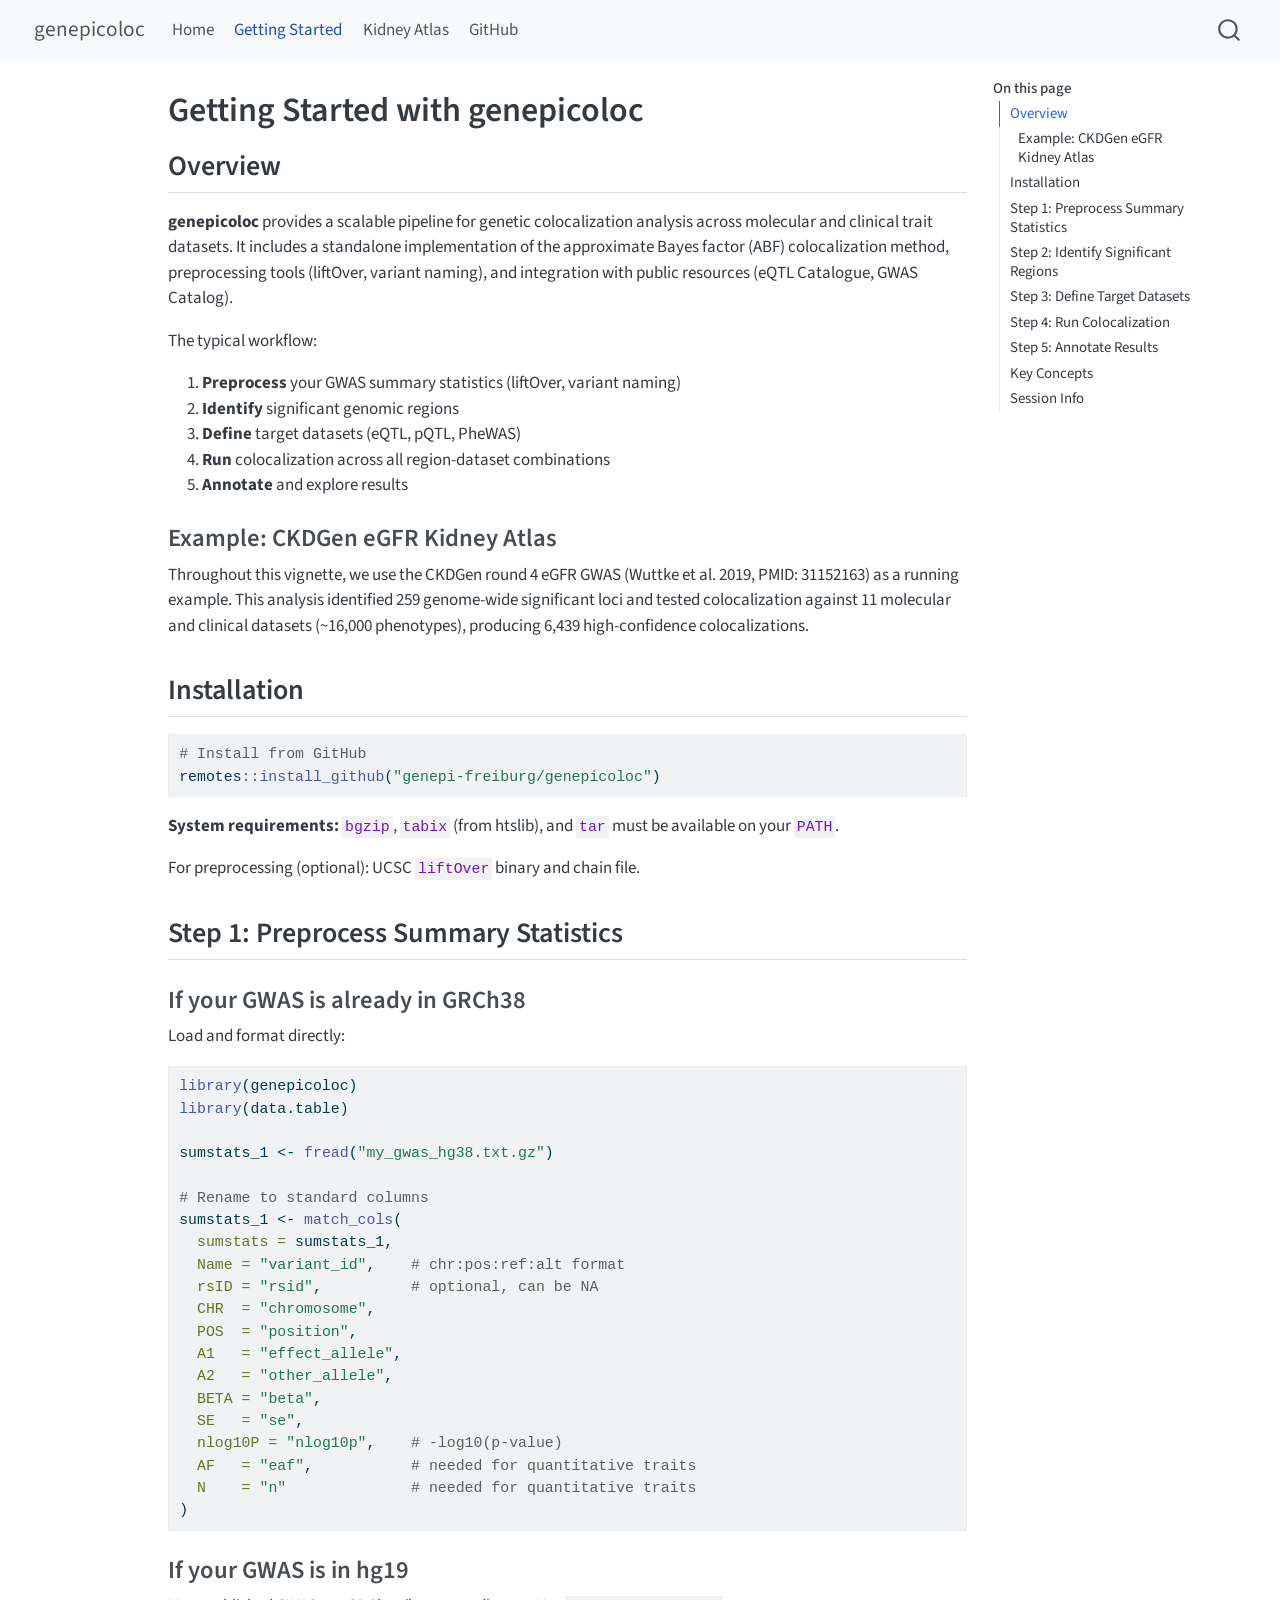
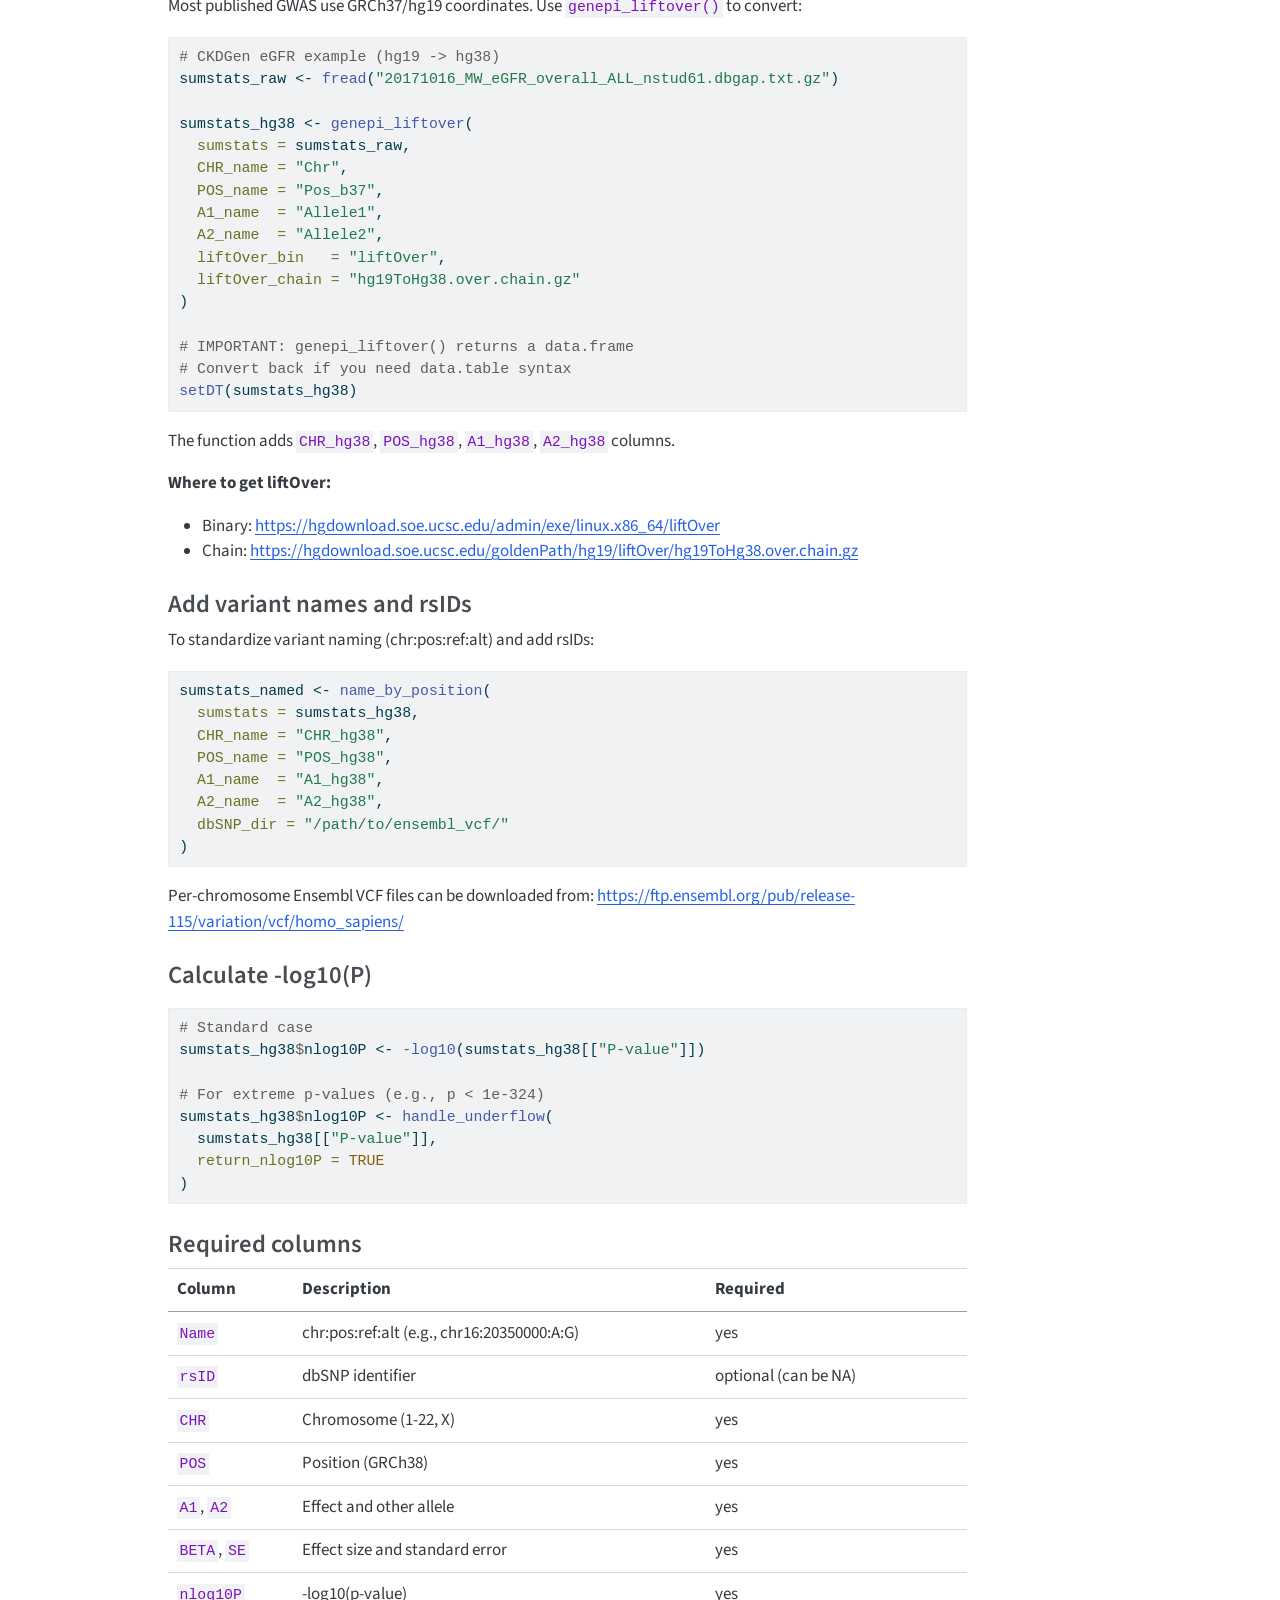
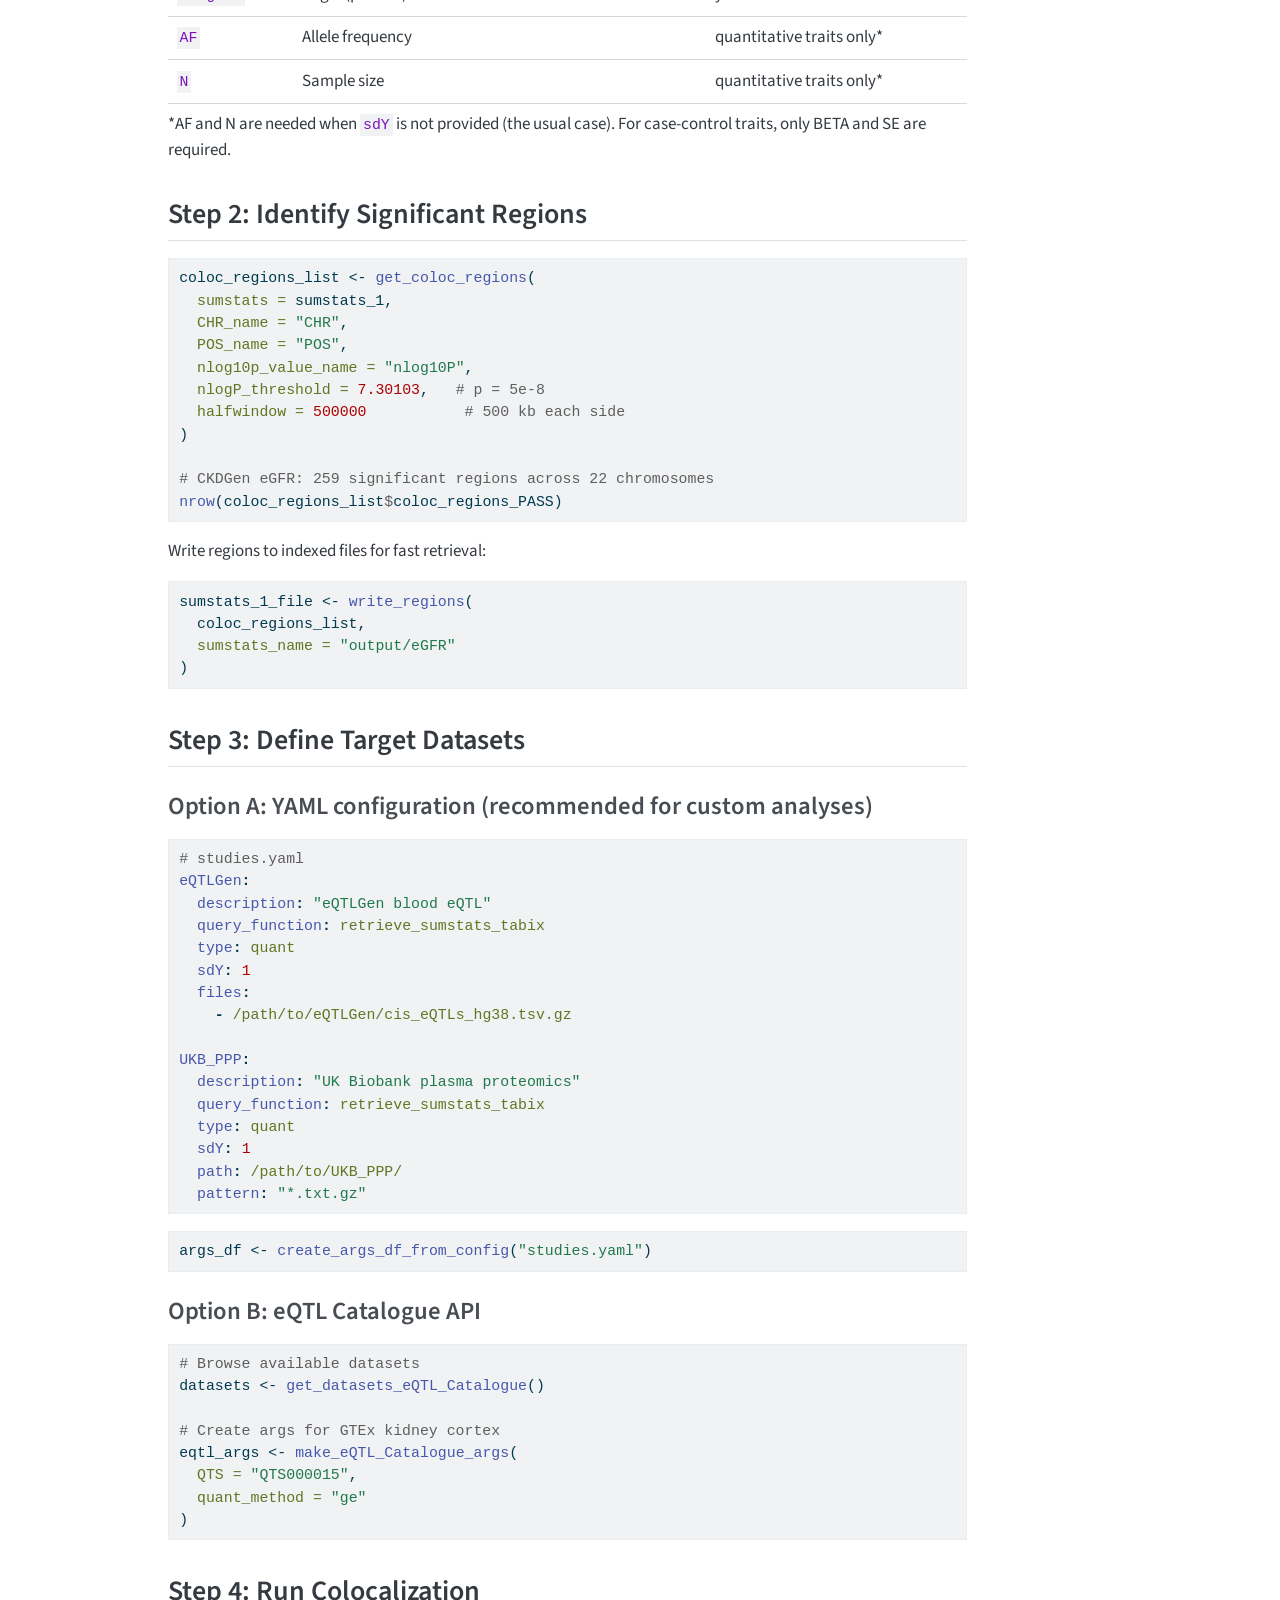
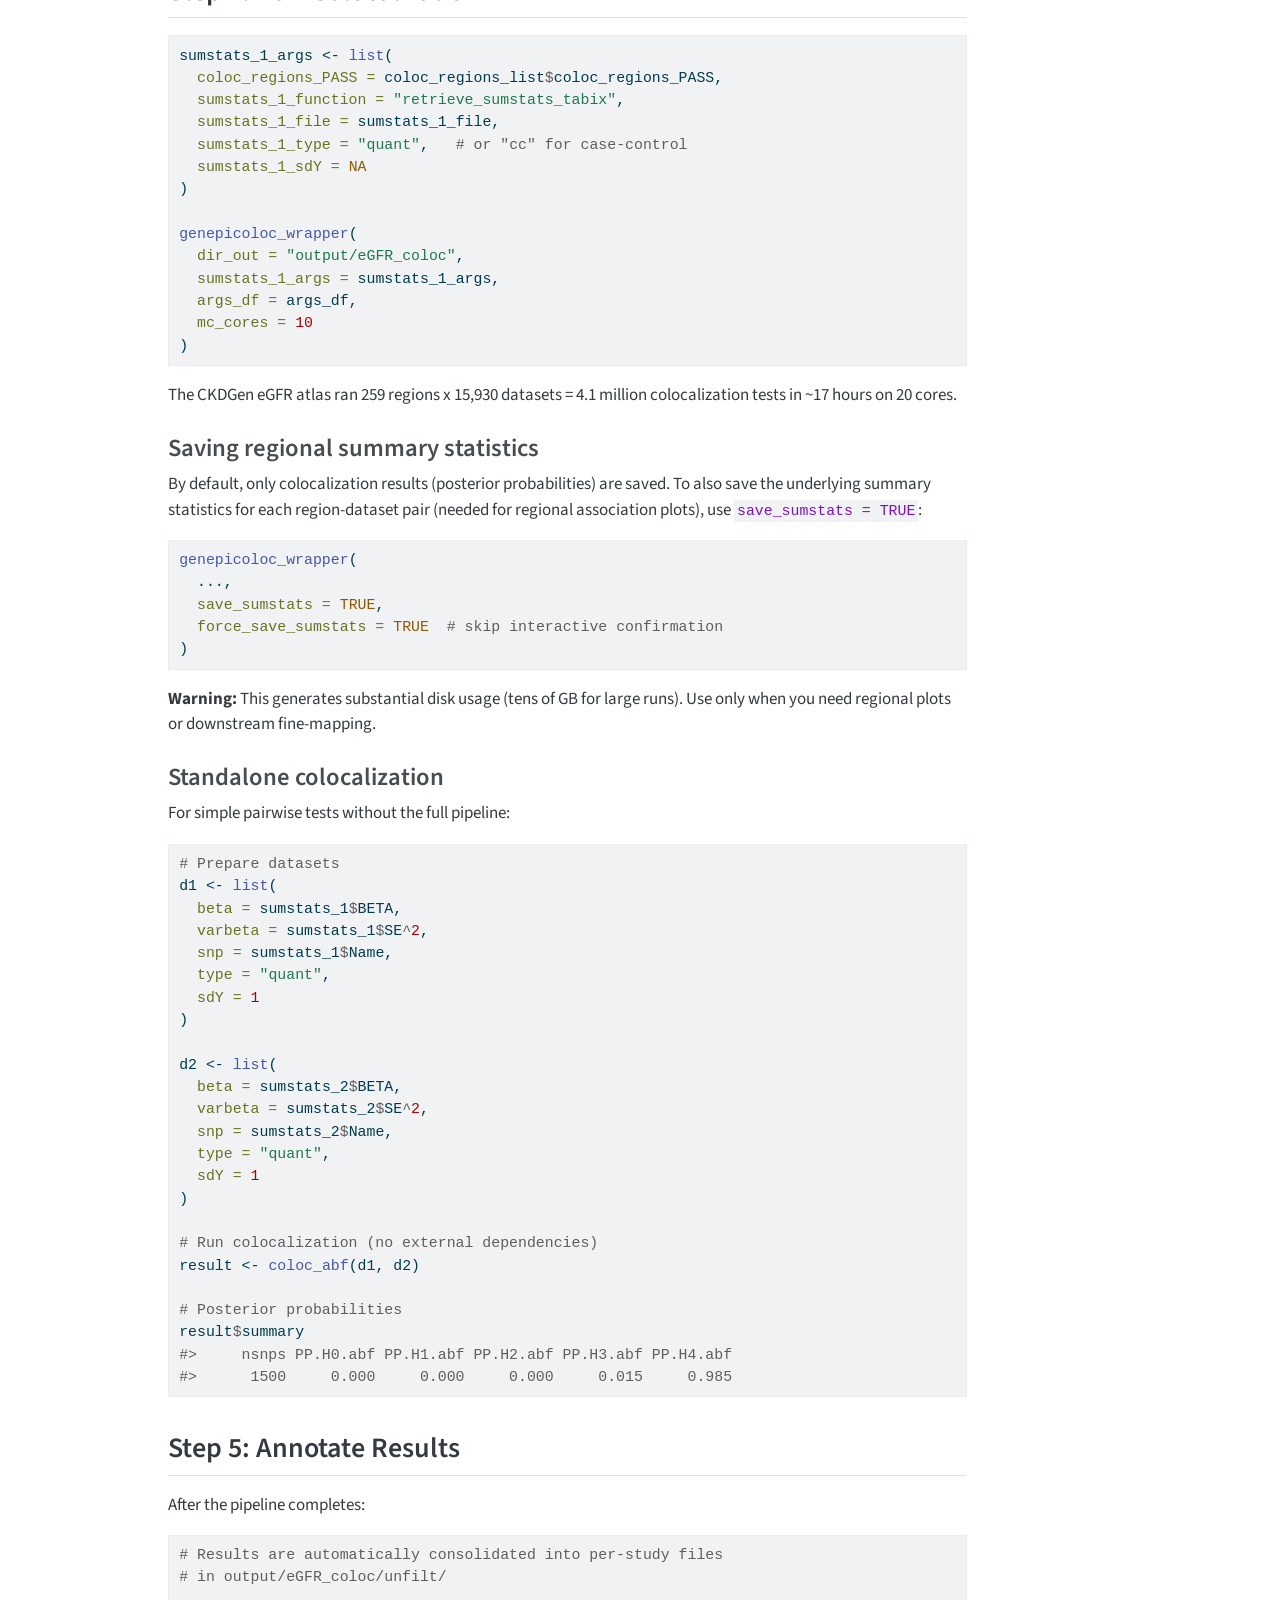
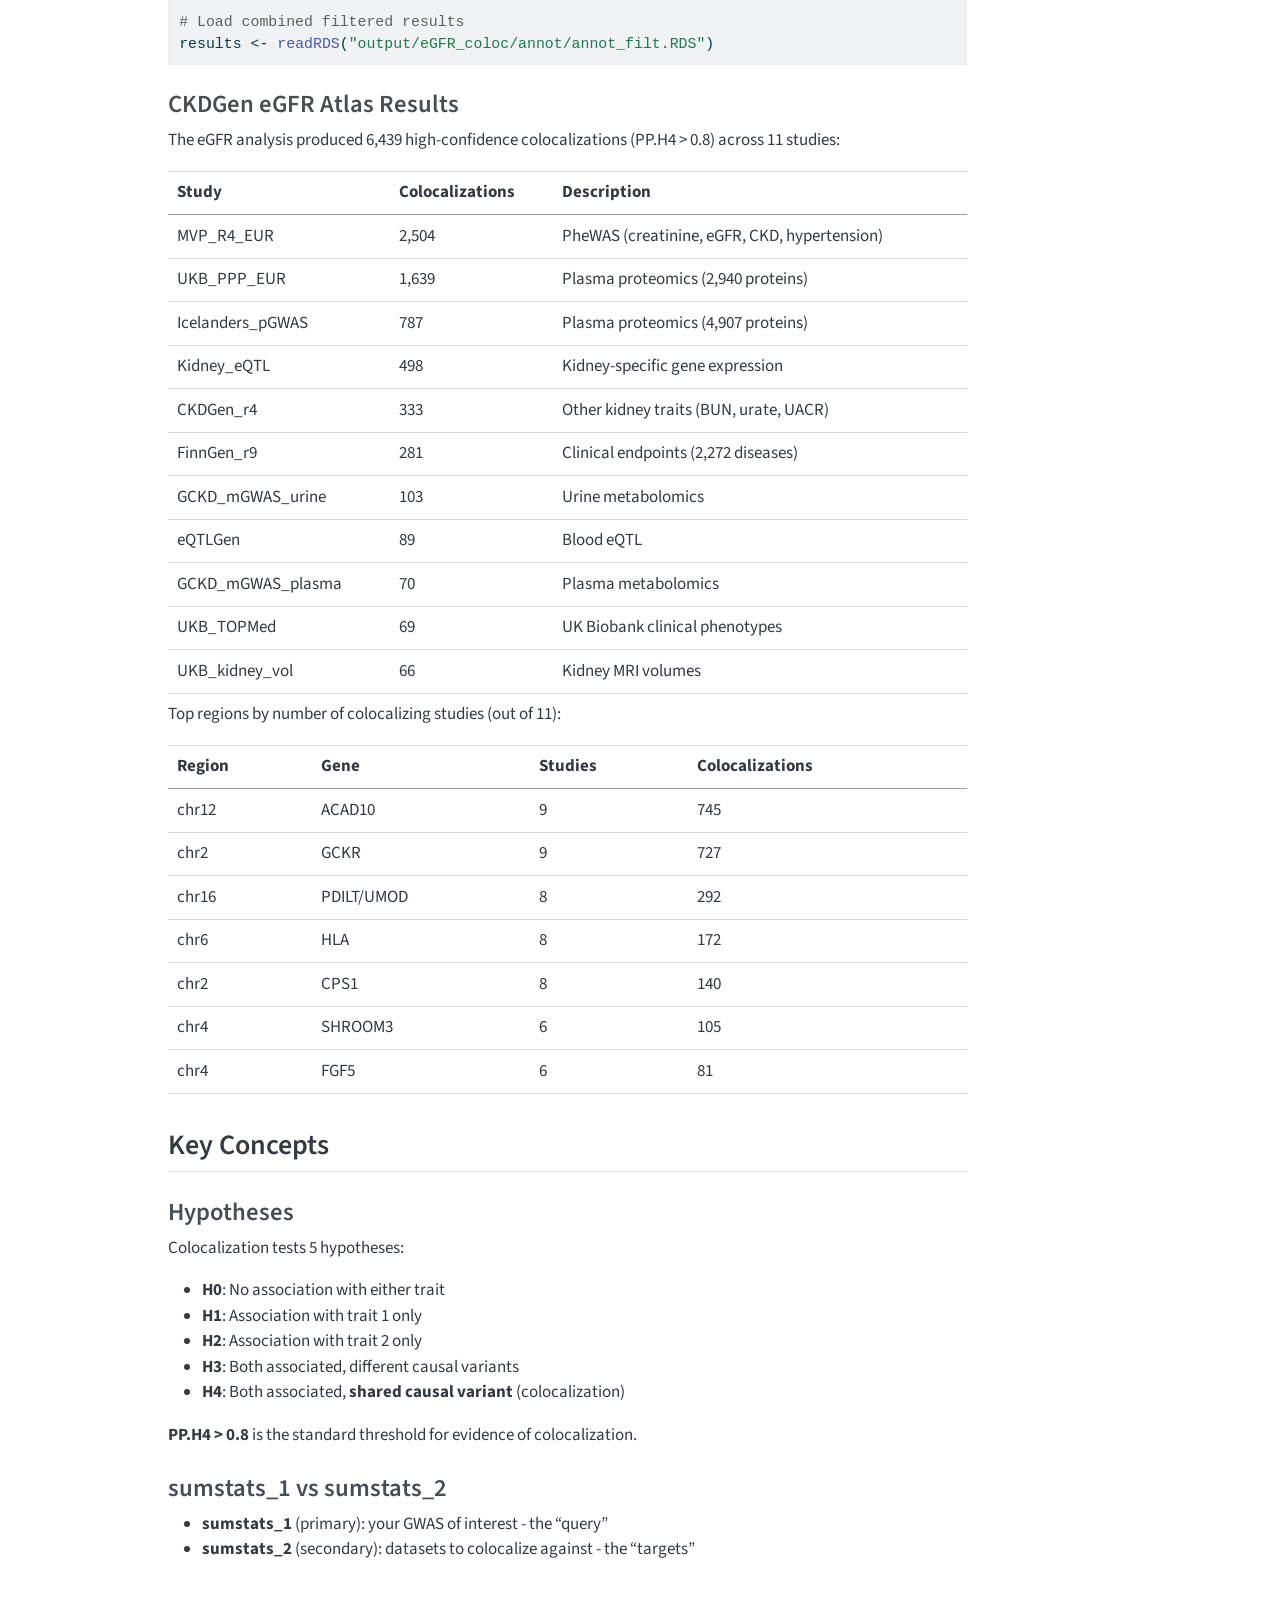
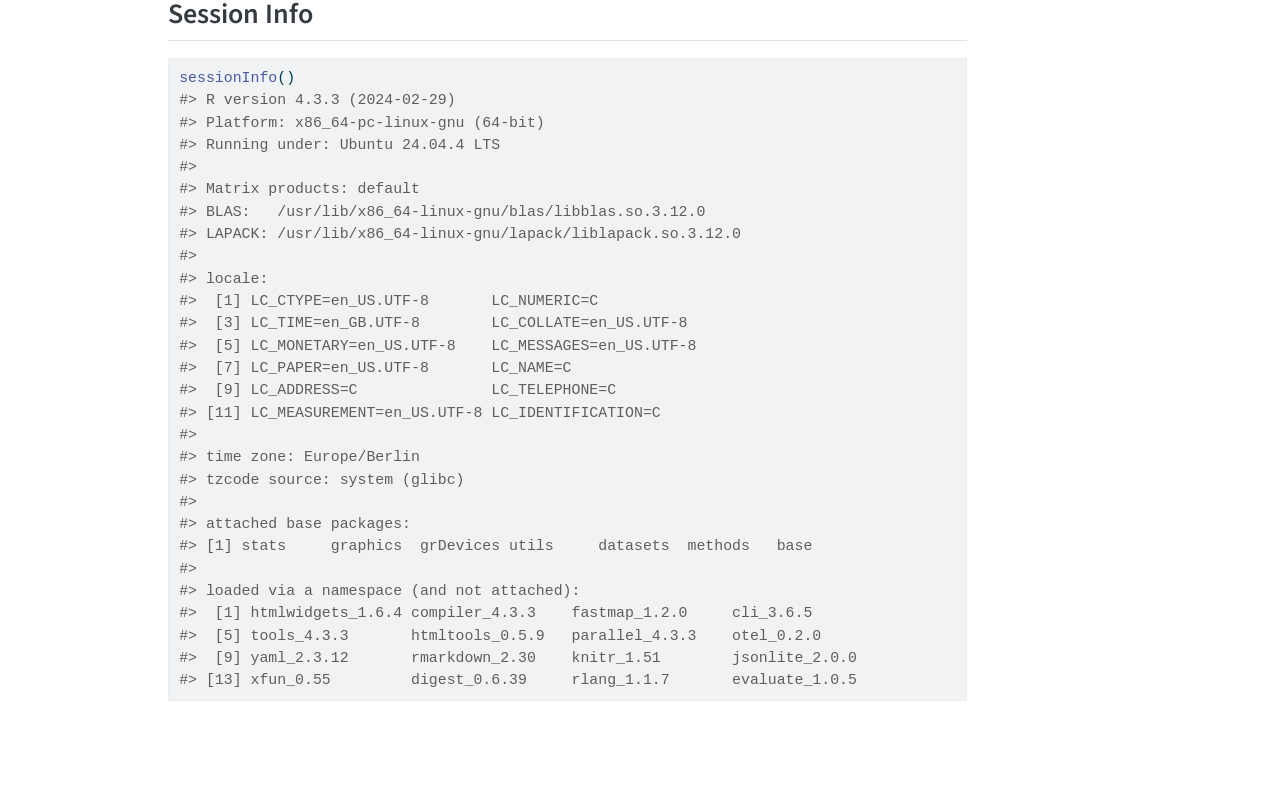
<file: vignettes/genepicoloc-workflow.html>
<!DOCTYPE html>
<html xmlns="http://www.w3.org/1999/xhtml" lang="en" xml:lang="en"><head>

<meta charset="utf-8">
<meta name="generator" content="quarto-1.8.25">

<meta name="viewport" content="width=device-width, initial-scale=1.0, user-scalable=yes">


<title>Getting Started with genepicoloc – genepicoloc</title>
<style>
code{white-space: pre-wrap;}
span.smallcaps{font-variant: small-caps;}
div.columns{display: flex; gap: min(4vw, 1.5em);}
div.column{flex: auto; overflow-x: auto;}
div.hanging-indent{margin-left: 1.5em; text-indent: -1.5em;}
ul.task-list{list-style: none;}
ul.task-list li input[type="checkbox"] {
  width: 0.8em;
  margin: 0 0.8em 0.2em -1em; /* quarto-specific, see https://github.com/quarto-dev/quarto-cli/issues/4556 */ 
  vertical-align: middle;
}
/* CSS for syntax highlighting */
html { -webkit-text-size-adjust: 100%; }
pre > code.sourceCode { white-space: pre; position: relative; }
pre > code.sourceCode > span { display: inline-block; line-height: 1.25; }
pre > code.sourceCode > span:empty { height: 1.2em; }
.sourceCode { overflow: visible; }
code.sourceCode > span { color: inherit; text-decoration: inherit; }
div.sourceCode { margin: 1em 0; }
pre.sourceCode { margin: 0; }
@media screen {
div.sourceCode { overflow: auto; }
}
@media print {
pre > code.sourceCode { white-space: pre-wrap; }
pre > code.sourceCode > span { text-indent: -5em; padding-left: 5em; }
}
pre.numberSource code
  { counter-reset: source-line 0; }
pre.numberSource code > span
  { position: relative; left: -4em; counter-increment: source-line; }
pre.numberSource code > span > a:first-child::before
  { content: counter(source-line);
    position: relative; left: -1em; text-align: right; vertical-align: baseline;
    border: none; display: inline-block;
    -webkit-touch-callout: none; -webkit-user-select: none;
    -khtml-user-select: none; -moz-user-select: none;
    -ms-user-select: none; user-select: none;
    padding: 0 4px; width: 4em;
  }
pre.numberSource { margin-left: 3em;  padding-left: 4px; }
div.sourceCode
  {   }
@media screen {
pre > code.sourceCode > span > a:first-child::before { text-decoration: underline; }
}
</style>


<script src="../site_libs/quarto-nav/quarto-nav.js"></script>
<script src="../site_libs/quarto-nav/headroom.min.js"></script>
<script src="../site_libs/clipboard/clipboard.min.js"></script>
<script src="../site_libs/quarto-search/autocomplete.umd.js"></script>
<script src="../site_libs/quarto-search/fuse.min.js"></script>
<script src="../site_libs/quarto-search/quarto-search.js"></script>
<meta name="quarto:offset" content="../">
<script src="../site_libs/quarto-html/quarto.js" type="module"></script>
<script src="../site_libs/quarto-html/tabsets/tabsets.js" type="module"></script>
<script src="../site_libs/quarto-html/axe/axe-check.js" type="module"></script>
<script src="../site_libs/quarto-html/popper.min.js"></script>
<script src="../site_libs/quarto-html/tippy.umd.min.js"></script>
<script src="../site_libs/quarto-html/anchor.min.js"></script>
<link href="../site_libs/quarto-html/tippy.css" rel="stylesheet">
<link href="../site_libs/quarto-html/quarto-syntax-highlighting-7b89279ff1a6dce999919e0e67d4d9ec.css" rel="stylesheet" id="quarto-text-highlighting-styles">
<script src="../site_libs/bootstrap/bootstrap.min.js"></script>
<link href="../site_libs/bootstrap/bootstrap-icons.css" rel="stylesheet">
<link href="../site_libs/bootstrap/bootstrap-5cfdd26d682773e737ef25c756b344ef.min.css" rel="stylesheet" append-hash="true" id="quarto-bootstrap" data-mode="light">
<script id="quarto-search-options" type="application/json">{
  "location": "navbar",
  "copy-button": false,
  "collapse-after": 3,
  "panel-placement": "end",
  "type": "overlay",
  "limit": 50,
  "keyboard-shortcut": [
    "f",
    "/",
    "s"
  ],
  "show-item-context": false,
  "language": {
    "search-no-results-text": "No results",
    "search-matching-documents-text": "matching documents",
    "search-copy-link-title": "Copy link to search",
    "search-hide-matches-text": "Hide additional matches",
    "search-more-match-text": "more match in this document",
    "search-more-matches-text": "more matches in this document",
    "search-clear-button-title": "Clear",
    "search-text-placeholder": "",
    "search-detached-cancel-button-title": "Cancel",
    "search-submit-button-title": "Submit",
    "search-label": "Search"
  }
}</script>


</head>

<body class="nav-fixed quarto-light">

<div id="quarto-search-results"></div>
  <header id="quarto-header" class="headroom fixed-top">
    <nav class="navbar navbar-expand-lg " data-bs-theme="dark">
      <div class="navbar-container container-fluid">
      <div class="navbar-brand-container mx-auto">
    <a href="../index.html" class="navbar-brand navbar-brand-logo">
    </a>
    <a class="navbar-brand" href="../index.html">
    <span class="navbar-title">genepicoloc</span>
    </a>
  </div>
            <div id="quarto-search" class="" title="Search"></div>
          <button class="navbar-toggler" type="button" data-bs-toggle="collapse" data-bs-target="#navbarCollapse" aria-controls="navbarCollapse" role="menu" aria-expanded="false" aria-label="Toggle navigation" onclick="if (window.quartoToggleHeadroom) { window.quartoToggleHeadroom(); }">
  <span class="navbar-toggler-icon"></span>
</button>
          <div class="collapse navbar-collapse" id="navbarCollapse">
            <ul class="navbar-nav navbar-nav-scroll me-auto">
  <li class="nav-item">
    <a class="nav-link" href="../index.html"> 
<span class="menu-text">Home</span></a>
  </li>  
  <li class="nav-item">
    <a class="nav-link active" href="../vignettes/genepicoloc-workflow.html" aria-current="page"> 
<span class="menu-text">Getting Started</span></a>
  </li>  
  <li class="nav-item">
    <a class="nav-link" href="../atlas.html"> 
<span class="menu-text">Kidney Atlas</span></a>
  </li>  
  <li class="nav-item">
    <a class="nav-link" href="https://github.com/genepi-freiburg/genepicoloc"> 
<span class="menu-text">GitHub</span></a>
  </li>  
</ul>
          </div> <!-- /navcollapse -->
            <div class="quarto-navbar-tools">
</div>
      </div> <!-- /container-fluid -->
    </nav>
</header>
<!-- content -->
<div id="quarto-content" class="quarto-container page-columns page-rows-contents page-layout-article page-navbar">
<!-- sidebar -->
<!-- margin-sidebar -->
    <div id="quarto-margin-sidebar" class="sidebar margin-sidebar">
        <nav id="TOC" role="doc-toc" class="toc-active">
    <h2 id="toc-title">On this page</h2>
   
  <ul>
  <li><a href="#overview" id="toc-overview" class="nav-link active" data-scroll-target="#overview">Overview</a>
  <ul class="collapse">
  <li><a href="#example-ckdgen-egfr-kidney-atlas" id="toc-example-ckdgen-egfr-kidney-atlas" class="nav-link" data-scroll-target="#example-ckdgen-egfr-kidney-atlas">Example: CKDGen eGFR Kidney Atlas</a></li>
  </ul></li>
  <li><a href="#installation" id="toc-installation" class="nav-link" data-scroll-target="#installation">Installation</a></li>
  <li><a href="#step-1-preprocess-summary-statistics" id="toc-step-1-preprocess-summary-statistics" class="nav-link" data-scroll-target="#step-1-preprocess-summary-statistics">Step 1: Preprocess Summary Statistics</a>
  <ul class="collapse">
  <li><a href="#if-your-gwas-is-already-in-grch38" id="toc-if-your-gwas-is-already-in-grch38" class="nav-link" data-scroll-target="#if-your-gwas-is-already-in-grch38">If your GWAS is already in GRCh38</a></li>
  <li><a href="#if-your-gwas-is-in-hg19" id="toc-if-your-gwas-is-in-hg19" class="nav-link" data-scroll-target="#if-your-gwas-is-in-hg19">If your GWAS is in hg19</a></li>
  <li><a href="#add-variant-names-and-rsids" id="toc-add-variant-names-and-rsids" class="nav-link" data-scroll-target="#add-variant-names-and-rsids">Add variant names and rsIDs</a></li>
  <li><a href="#calculate--log10p" id="toc-calculate--log10p" class="nav-link" data-scroll-target="#calculate--log10p">Calculate -log10(P)</a></li>
  <li><a href="#required-columns" id="toc-required-columns" class="nav-link" data-scroll-target="#required-columns">Required columns</a></li>
  </ul></li>
  <li><a href="#step-2-identify-significant-regions" id="toc-step-2-identify-significant-regions" class="nav-link" data-scroll-target="#step-2-identify-significant-regions">Step 2: Identify Significant Regions</a></li>
  <li><a href="#step-3-define-target-datasets" id="toc-step-3-define-target-datasets" class="nav-link" data-scroll-target="#step-3-define-target-datasets">Step 3: Define Target Datasets</a>
  <ul class="collapse">
  <li><a href="#option-a-yaml-configuration-recommended-for-custom-analyses" id="toc-option-a-yaml-configuration-recommended-for-custom-analyses" class="nav-link" data-scroll-target="#option-a-yaml-configuration-recommended-for-custom-analyses">Option A: YAML configuration (recommended for custom analyses)</a></li>
  <li><a href="#option-b-eqtl-catalogue-api" id="toc-option-b-eqtl-catalogue-api" class="nav-link" data-scroll-target="#option-b-eqtl-catalogue-api">Option B: eQTL Catalogue API</a></li>
  </ul></li>
  <li><a href="#step-4-run-colocalization" id="toc-step-4-run-colocalization" class="nav-link" data-scroll-target="#step-4-run-colocalization">Step 4: Run Colocalization</a>
  <ul class="collapse">
  <li><a href="#saving-regional-summary-statistics" id="toc-saving-regional-summary-statistics" class="nav-link" data-scroll-target="#saving-regional-summary-statistics">Saving regional summary statistics</a></li>
  <li><a href="#standalone-colocalization" id="toc-standalone-colocalization" class="nav-link" data-scroll-target="#standalone-colocalization">Standalone colocalization</a></li>
  </ul></li>
  <li><a href="#step-5-annotate-results" id="toc-step-5-annotate-results" class="nav-link" data-scroll-target="#step-5-annotate-results">Step 5: Annotate Results</a>
  <ul class="collapse">
  <li><a href="#ckdgen-egfr-atlas-results" id="toc-ckdgen-egfr-atlas-results" class="nav-link" data-scroll-target="#ckdgen-egfr-atlas-results">CKDGen eGFR Atlas Results</a></li>
  </ul></li>
  <li><a href="#key-concepts" id="toc-key-concepts" class="nav-link" data-scroll-target="#key-concepts">Key Concepts</a>
  <ul class="collapse">
  <li><a href="#hypotheses" id="toc-hypotheses" class="nav-link" data-scroll-target="#hypotheses">Hypotheses</a></li>
  <li><a href="#sumstats_1-vs-sumstats_2" id="toc-sumstats_1-vs-sumstats_2" class="nav-link" data-scroll-target="#sumstats_1-vs-sumstats_2">sumstats_1 vs sumstats_2</a></li>
  </ul></li>
  <li><a href="#session-info" id="toc-session-info" class="nav-link" data-scroll-target="#session-info">Session Info</a></li>
  </ul>
</nav>
    </div>
<!-- main -->
<main class="content" id="quarto-document-content">

<header id="title-block-header" class="quarto-title-block default">
<div class="quarto-title">
<h1 class="title">Getting Started with genepicoloc</h1>
</div>



<div class="quarto-title-meta">

    
  
    
  </div>
  


</header>


<section id="overview" class="level2">
<h2 class="anchored" data-anchor-id="overview">Overview</h2>
<p><strong>genepicoloc</strong> provides a scalable pipeline for genetic colocalization analysis across molecular and clinical trait datasets. It includes a standalone implementation of the approximate Bayes factor (ABF) colocalization method, preprocessing tools (liftOver, variant naming), and integration with public resources (eQTL Catalogue, GWAS Catalog).</p>
<p>The typical workflow:</p>
<ol type="1">
<li><strong>Preprocess</strong> your GWAS summary statistics (liftOver, variant naming)</li>
<li><strong>Identify</strong> significant genomic regions</li>
<li><strong>Define</strong> target datasets (eQTL, pQTL, PheWAS)</li>
<li><strong>Run</strong> colocalization across all region-dataset combinations</li>
<li><strong>Annotate</strong> and explore results</li>
</ol>
<section id="example-ckdgen-egfr-kidney-atlas" class="level3">
<h3 class="anchored" data-anchor-id="example-ckdgen-egfr-kidney-atlas">Example: CKDGen eGFR Kidney Atlas</h3>
<p>Throughout this vignette, we use the CKDGen round 4 eGFR GWAS (Wuttke et al.&nbsp;2019, PMID: 31152163) as a running example. This analysis identified 259 genome-wide significant loci and tested colocalization against 11 molecular and clinical datasets (~16,000 phenotypes), producing 6,439 high-confidence colocalizations.</p>
</section>
</section>
<section id="installation" class="level2">
<h2 class="anchored" data-anchor-id="installation">Installation</h2>
<div class="cell">
<div class="code-copy-outer-scaffold"><div class="sourceCode cell-code" id="cb1"><pre class="sourceCode r code-with-copy"><code class="sourceCode r"><span id="cb1-1"><a href="#cb1-1" aria-hidden="true" tabindex="-1"></a><span class="co"># Install from GitHub</span></span>
<span id="cb1-2"><a href="#cb1-2" aria-hidden="true" tabindex="-1"></a>remotes<span class="sc">::</span><span class="fu">install_github</span>(<span class="st">"genepi-freiburg/genepicoloc"</span>)</span></code></pre></div><button title="Copy to Clipboard" class="code-copy-button"><i class="bi"></i></button></div>
</div>
<p><strong>System requirements:</strong> <code>bgzip</code>, <code>tabix</code> (from htslib), and <code>tar</code> must be available on your <code>PATH</code>.</p>
<p>For preprocessing (optional): UCSC <code>liftOver</code> binary and chain file.</p>
</section>
<section id="step-1-preprocess-summary-statistics" class="level2">
<h2 class="anchored" data-anchor-id="step-1-preprocess-summary-statistics">Step 1: Preprocess Summary Statistics</h2>
<section id="if-your-gwas-is-already-in-grch38" class="level3">
<h3 class="anchored" data-anchor-id="if-your-gwas-is-already-in-grch38">If your GWAS is already in GRCh38</h3>
<p>Load and format directly:</p>
<div class="cell">
<div class="code-copy-outer-scaffold"><div class="sourceCode cell-code" id="cb2"><pre class="sourceCode r code-with-copy"><code class="sourceCode r"><span id="cb2-1"><a href="#cb2-1" aria-hidden="true" tabindex="-1"></a><span class="fu">library</span>(genepicoloc)</span>
<span id="cb2-2"><a href="#cb2-2" aria-hidden="true" tabindex="-1"></a><span class="fu">library</span>(data.table)</span>
<span id="cb2-3"><a href="#cb2-3" aria-hidden="true" tabindex="-1"></a></span>
<span id="cb2-4"><a href="#cb2-4" aria-hidden="true" tabindex="-1"></a>sumstats_1 <span class="ot">&lt;-</span> <span class="fu">fread</span>(<span class="st">"my_gwas_hg38.txt.gz"</span>)</span>
<span id="cb2-5"><a href="#cb2-5" aria-hidden="true" tabindex="-1"></a></span>
<span id="cb2-6"><a href="#cb2-6" aria-hidden="true" tabindex="-1"></a><span class="co"># Rename to standard columns</span></span>
<span id="cb2-7"><a href="#cb2-7" aria-hidden="true" tabindex="-1"></a>sumstats_1 <span class="ot">&lt;-</span> <span class="fu">match_cols</span>(</span>
<span id="cb2-8"><a href="#cb2-8" aria-hidden="true" tabindex="-1"></a>  <span class="at">sumstats =</span> sumstats_1,</span>
<span id="cb2-9"><a href="#cb2-9" aria-hidden="true" tabindex="-1"></a>  <span class="at">Name =</span> <span class="st">"variant_id"</span>,    <span class="co"># chr:pos:ref:alt format</span></span>
<span id="cb2-10"><a href="#cb2-10" aria-hidden="true" tabindex="-1"></a>  <span class="at">rsID =</span> <span class="st">"rsid"</span>,          <span class="co"># optional, can be NA</span></span>
<span id="cb2-11"><a href="#cb2-11" aria-hidden="true" tabindex="-1"></a>  <span class="at">CHR  =</span> <span class="st">"chromosome"</span>,</span>
<span id="cb2-12"><a href="#cb2-12" aria-hidden="true" tabindex="-1"></a>  <span class="at">POS  =</span> <span class="st">"position"</span>,</span>
<span id="cb2-13"><a href="#cb2-13" aria-hidden="true" tabindex="-1"></a>  <span class="at">A1   =</span> <span class="st">"effect_allele"</span>,</span>
<span id="cb2-14"><a href="#cb2-14" aria-hidden="true" tabindex="-1"></a>  <span class="at">A2   =</span> <span class="st">"other_allele"</span>,</span>
<span id="cb2-15"><a href="#cb2-15" aria-hidden="true" tabindex="-1"></a>  <span class="at">BETA =</span> <span class="st">"beta"</span>,</span>
<span id="cb2-16"><a href="#cb2-16" aria-hidden="true" tabindex="-1"></a>  <span class="at">SE   =</span> <span class="st">"se"</span>,</span>
<span id="cb2-17"><a href="#cb2-17" aria-hidden="true" tabindex="-1"></a>  <span class="at">nlog10P =</span> <span class="st">"nlog10p"</span>,    <span class="co"># -log10(p-value)</span></span>
<span id="cb2-18"><a href="#cb2-18" aria-hidden="true" tabindex="-1"></a>  <span class="at">AF   =</span> <span class="st">"eaf"</span>,           <span class="co"># needed for quantitative traits</span></span>
<span id="cb2-19"><a href="#cb2-19" aria-hidden="true" tabindex="-1"></a>  <span class="at">N    =</span> <span class="st">"n"</span>              <span class="co"># needed for quantitative traits</span></span>
<span id="cb2-20"><a href="#cb2-20" aria-hidden="true" tabindex="-1"></a>)</span></code></pre></div><button title="Copy to Clipboard" class="code-copy-button"><i class="bi"></i></button></div>
</div>
</section>
<section id="if-your-gwas-is-in-hg19" class="level3">
<h3 class="anchored" data-anchor-id="if-your-gwas-is-in-hg19">If your GWAS is in hg19</h3>
<p>Most published GWAS use GRCh37/hg19 coordinates. Use <code>genepi_liftover()</code> to convert:</p>
<div class="cell">
<div class="code-copy-outer-scaffold"><div class="sourceCode cell-code" id="cb3"><pre class="sourceCode r code-with-copy"><code class="sourceCode r"><span id="cb3-1"><a href="#cb3-1" aria-hidden="true" tabindex="-1"></a><span class="co"># CKDGen eGFR example (hg19 -&gt; hg38)</span></span>
<span id="cb3-2"><a href="#cb3-2" aria-hidden="true" tabindex="-1"></a>sumstats_raw <span class="ot">&lt;-</span> <span class="fu">fread</span>(<span class="st">"20171016_MW_eGFR_overall_ALL_nstud61.dbgap.txt.gz"</span>)</span>
<span id="cb3-3"><a href="#cb3-3" aria-hidden="true" tabindex="-1"></a></span>
<span id="cb3-4"><a href="#cb3-4" aria-hidden="true" tabindex="-1"></a>sumstats_hg38 <span class="ot">&lt;-</span> <span class="fu">genepi_liftover</span>(</span>
<span id="cb3-5"><a href="#cb3-5" aria-hidden="true" tabindex="-1"></a>  <span class="at">sumstats =</span> sumstats_raw,</span>
<span id="cb3-6"><a href="#cb3-6" aria-hidden="true" tabindex="-1"></a>  <span class="at">CHR_name =</span> <span class="st">"Chr"</span>,</span>
<span id="cb3-7"><a href="#cb3-7" aria-hidden="true" tabindex="-1"></a>  <span class="at">POS_name =</span> <span class="st">"Pos_b37"</span>,</span>
<span id="cb3-8"><a href="#cb3-8" aria-hidden="true" tabindex="-1"></a>  <span class="at">A1_name  =</span> <span class="st">"Allele1"</span>,</span>
<span id="cb3-9"><a href="#cb3-9" aria-hidden="true" tabindex="-1"></a>  <span class="at">A2_name  =</span> <span class="st">"Allele2"</span>,</span>
<span id="cb3-10"><a href="#cb3-10" aria-hidden="true" tabindex="-1"></a>  <span class="at">liftOver_bin   =</span> <span class="st">"liftOver"</span>,</span>
<span id="cb3-11"><a href="#cb3-11" aria-hidden="true" tabindex="-1"></a>  <span class="at">liftOver_chain =</span> <span class="st">"hg19ToHg38.over.chain.gz"</span></span>
<span id="cb3-12"><a href="#cb3-12" aria-hidden="true" tabindex="-1"></a>)</span>
<span id="cb3-13"><a href="#cb3-13" aria-hidden="true" tabindex="-1"></a></span>
<span id="cb3-14"><a href="#cb3-14" aria-hidden="true" tabindex="-1"></a><span class="co"># IMPORTANT: genepi_liftover() returns a data.frame</span></span>
<span id="cb3-15"><a href="#cb3-15" aria-hidden="true" tabindex="-1"></a><span class="co"># Convert back if you need data.table syntax</span></span>
<span id="cb3-16"><a href="#cb3-16" aria-hidden="true" tabindex="-1"></a><span class="fu">setDT</span>(sumstats_hg38)</span></code></pre></div><button title="Copy to Clipboard" class="code-copy-button"><i class="bi"></i></button></div>
</div>
<p>The function adds <code>CHR_hg38</code>, <code>POS_hg38</code>, <code>A1_hg38</code>, <code>A2_hg38</code> columns.</p>
<p><strong>Where to get liftOver:</strong></p>
<ul>
<li>Binary: <a href="https://hgdownload.soe.ucsc.edu/admin/exe/linux.x86_64/liftOver" class="uri">https://hgdownload.soe.ucsc.edu/admin/exe/linux.x86_64/liftOver</a></li>
<li>Chain: <a href="https://hgdownload.soe.ucsc.edu/goldenPath/hg19/liftOver/hg19ToHg38.over.chain.gz" class="uri">https://hgdownload.soe.ucsc.edu/goldenPath/hg19/liftOver/hg19ToHg38.over.chain.gz</a></li>
</ul>
</section>
<section id="add-variant-names-and-rsids" class="level3">
<h3 class="anchored" data-anchor-id="add-variant-names-and-rsids">Add variant names and rsIDs</h3>
<p>To standardize variant naming (chr:pos:ref:alt) and add rsIDs:</p>
<div class="cell">
<div class="code-copy-outer-scaffold"><div class="sourceCode cell-code" id="cb4"><pre class="sourceCode r code-with-copy"><code class="sourceCode r"><span id="cb4-1"><a href="#cb4-1" aria-hidden="true" tabindex="-1"></a>sumstats_named <span class="ot">&lt;-</span> <span class="fu">name_by_position</span>(</span>
<span id="cb4-2"><a href="#cb4-2" aria-hidden="true" tabindex="-1"></a>  <span class="at">sumstats =</span> sumstats_hg38,</span>
<span id="cb4-3"><a href="#cb4-3" aria-hidden="true" tabindex="-1"></a>  <span class="at">CHR_name =</span> <span class="st">"CHR_hg38"</span>,</span>
<span id="cb4-4"><a href="#cb4-4" aria-hidden="true" tabindex="-1"></a>  <span class="at">POS_name =</span> <span class="st">"POS_hg38"</span>,</span>
<span id="cb4-5"><a href="#cb4-5" aria-hidden="true" tabindex="-1"></a>  <span class="at">A1_name  =</span> <span class="st">"A1_hg38"</span>,</span>
<span id="cb4-6"><a href="#cb4-6" aria-hidden="true" tabindex="-1"></a>  <span class="at">A2_name  =</span> <span class="st">"A2_hg38"</span>,</span>
<span id="cb4-7"><a href="#cb4-7" aria-hidden="true" tabindex="-1"></a>  <span class="at">dbSNP_dir =</span> <span class="st">"/path/to/ensembl_vcf/"</span></span>
<span id="cb4-8"><a href="#cb4-8" aria-hidden="true" tabindex="-1"></a>)</span></code></pre></div><button title="Copy to Clipboard" class="code-copy-button"><i class="bi"></i></button></div>
</div>
<p>Per-chromosome Ensembl VCF files can be downloaded from: <a href="https://ftp.ensembl.org/pub/release-115/variation/vcf/homo_sapiens/" class="uri">https://ftp.ensembl.org/pub/release-115/variation/vcf/homo_sapiens/</a></p>
</section>
<section id="calculate--log10p" class="level3">
<h3 class="anchored" data-anchor-id="calculate--log10p">Calculate -log10(P)</h3>
<div class="cell">
<div class="code-copy-outer-scaffold"><div class="sourceCode cell-code" id="cb5"><pre class="sourceCode r code-with-copy"><code class="sourceCode r"><span id="cb5-1"><a href="#cb5-1" aria-hidden="true" tabindex="-1"></a><span class="co"># Standard case</span></span>
<span id="cb5-2"><a href="#cb5-2" aria-hidden="true" tabindex="-1"></a>sumstats_hg38<span class="sc">$</span>nlog10P <span class="ot">&lt;-</span> <span class="sc">-</span><span class="fu">log10</span>(sumstats_hg38[[<span class="st">"P-value"</span>]])</span>
<span id="cb5-3"><a href="#cb5-3" aria-hidden="true" tabindex="-1"></a></span>
<span id="cb5-4"><a href="#cb5-4" aria-hidden="true" tabindex="-1"></a><span class="co"># For extreme p-values (e.g., p &lt; 1e-324)</span></span>
<span id="cb5-5"><a href="#cb5-5" aria-hidden="true" tabindex="-1"></a>sumstats_hg38<span class="sc">$</span>nlog10P <span class="ot">&lt;-</span> <span class="fu">handle_underflow</span>(</span>
<span id="cb5-6"><a href="#cb5-6" aria-hidden="true" tabindex="-1"></a>  sumstats_hg38[[<span class="st">"P-value"</span>]],</span>
<span id="cb5-7"><a href="#cb5-7" aria-hidden="true" tabindex="-1"></a>  <span class="at">return_nlog10P =</span> <span class="cn">TRUE</span></span>
<span id="cb5-8"><a href="#cb5-8" aria-hidden="true" tabindex="-1"></a>)</span></code></pre></div><button title="Copy to Clipboard" class="code-copy-button"><i class="bi"></i></button></div>
</div>
</section>
<section id="required-columns" class="level3">
<h3 class="anchored" data-anchor-id="required-columns">Required columns</h3>
<table class="caption-top table">
<thead>
<tr class="header">
<th>Column</th>
<th>Description</th>
<th>Required</th>
</tr>
</thead>
<tbody>
<tr class="odd">
<td><code>Name</code></td>
<td>chr:pos:ref:alt (e.g., chr16:20350000:A:G)</td>
<td>yes</td>
</tr>
<tr class="even">
<td><code>rsID</code></td>
<td>dbSNP identifier</td>
<td>optional (can be NA)</td>
</tr>
<tr class="odd">
<td><code>CHR</code></td>
<td>Chromosome (1-22, X)</td>
<td>yes</td>
</tr>
<tr class="even">
<td><code>POS</code></td>
<td>Position (GRCh38)</td>
<td>yes</td>
</tr>
<tr class="odd">
<td><code>A1</code>, <code>A2</code></td>
<td>Effect and other allele</td>
<td>yes</td>
</tr>
<tr class="even">
<td><code>BETA</code>, <code>SE</code></td>
<td>Effect size and standard error</td>
<td>yes</td>
</tr>
<tr class="odd">
<td><code>nlog10P</code></td>
<td>-log10(p-value)</td>
<td>yes</td>
</tr>
<tr class="even">
<td><code>AF</code></td>
<td>Allele frequency</td>
<td>quantitative traits only*</td>
</tr>
<tr class="odd">
<td><code>N</code></td>
<td>Sample size</td>
<td>quantitative traits only*</td>
</tr>
</tbody>
</table>
<p>*AF and N are needed when <code>sdY</code> is not provided (the usual case). For case-control traits, only BETA and SE are required.</p>
</section>
</section>
<section id="step-2-identify-significant-regions" class="level2">
<h2 class="anchored" data-anchor-id="step-2-identify-significant-regions">Step 2: Identify Significant Regions</h2>
<div class="cell">
<div class="code-copy-outer-scaffold"><div class="sourceCode cell-code" id="cb6"><pre class="sourceCode r code-with-copy"><code class="sourceCode r"><span id="cb6-1"><a href="#cb6-1" aria-hidden="true" tabindex="-1"></a>coloc_regions_list <span class="ot">&lt;-</span> <span class="fu">get_coloc_regions</span>(</span>
<span id="cb6-2"><a href="#cb6-2" aria-hidden="true" tabindex="-1"></a>  <span class="at">sumstats =</span> sumstats_1,</span>
<span id="cb6-3"><a href="#cb6-3" aria-hidden="true" tabindex="-1"></a>  <span class="at">CHR_name =</span> <span class="st">"CHR"</span>,</span>
<span id="cb6-4"><a href="#cb6-4" aria-hidden="true" tabindex="-1"></a>  <span class="at">POS_name =</span> <span class="st">"POS"</span>,</span>
<span id="cb6-5"><a href="#cb6-5" aria-hidden="true" tabindex="-1"></a>  <span class="at">nlog10p_value_name =</span> <span class="st">"nlog10P"</span>,</span>
<span id="cb6-6"><a href="#cb6-6" aria-hidden="true" tabindex="-1"></a>  <span class="at">nlogP_threshold =</span> <span class="fl">7.30103</span>,   <span class="co"># p = 5e-8</span></span>
<span id="cb6-7"><a href="#cb6-7" aria-hidden="true" tabindex="-1"></a>  <span class="at">halfwindow =</span> <span class="dv">500000</span>           <span class="co"># 500 kb each side</span></span>
<span id="cb6-8"><a href="#cb6-8" aria-hidden="true" tabindex="-1"></a>)</span>
<span id="cb6-9"><a href="#cb6-9" aria-hidden="true" tabindex="-1"></a></span>
<span id="cb6-10"><a href="#cb6-10" aria-hidden="true" tabindex="-1"></a><span class="co"># CKDGen eGFR: 259 significant regions across 22 chromosomes</span></span>
<span id="cb6-11"><a href="#cb6-11" aria-hidden="true" tabindex="-1"></a><span class="fu">nrow</span>(coloc_regions_list<span class="sc">$</span>coloc_regions_PASS)</span></code></pre></div><button title="Copy to Clipboard" class="code-copy-button"><i class="bi"></i></button></div>
</div>
<p>Write regions to indexed files for fast retrieval:</p>
<div class="cell">
<div class="code-copy-outer-scaffold"><div class="sourceCode cell-code" id="cb7"><pre class="sourceCode r code-with-copy"><code class="sourceCode r"><span id="cb7-1"><a href="#cb7-1" aria-hidden="true" tabindex="-1"></a>sumstats_1_file <span class="ot">&lt;-</span> <span class="fu">write_regions</span>(</span>
<span id="cb7-2"><a href="#cb7-2" aria-hidden="true" tabindex="-1"></a>  coloc_regions_list,</span>
<span id="cb7-3"><a href="#cb7-3" aria-hidden="true" tabindex="-1"></a>  <span class="at">sumstats_name =</span> <span class="st">"output/eGFR"</span></span>
<span id="cb7-4"><a href="#cb7-4" aria-hidden="true" tabindex="-1"></a>)</span></code></pre></div><button title="Copy to Clipboard" class="code-copy-button"><i class="bi"></i></button></div>
</div>
</section>
<section id="step-3-define-target-datasets" class="level2">
<h2 class="anchored" data-anchor-id="step-3-define-target-datasets">Step 3: Define Target Datasets</h2>
<section id="option-a-yaml-configuration-recommended-for-custom-analyses" class="level3">
<h3 class="anchored" data-anchor-id="option-a-yaml-configuration-recommended-for-custom-analyses">Option A: YAML configuration (recommended for custom analyses)</h3>
<div class="code-copy-outer-scaffold"><div class="sourceCode" id="cb8"><pre class="sourceCode yaml code-with-copy"><code class="sourceCode yaml"><span id="cb8-1"><a href="#cb8-1" aria-hidden="true" tabindex="-1"></a><span class="co"># studies.yaml</span></span>
<span id="cb8-2"><a href="#cb8-2" aria-hidden="true" tabindex="-1"></a><span class="fu">eQTLGen</span><span class="kw">:</span></span>
<span id="cb8-3"><a href="#cb8-3" aria-hidden="true" tabindex="-1"></a><span class="at">  </span><span class="fu">description</span><span class="kw">:</span><span class="at"> </span><span class="st">"eQTLGen blood eQTL"</span></span>
<span id="cb8-4"><a href="#cb8-4" aria-hidden="true" tabindex="-1"></a><span class="at">  </span><span class="fu">query_function</span><span class="kw">:</span><span class="at"> retrieve_sumstats_tabix</span></span>
<span id="cb8-5"><a href="#cb8-5" aria-hidden="true" tabindex="-1"></a><span class="at">  </span><span class="fu">type</span><span class="kw">:</span><span class="at"> quant</span></span>
<span id="cb8-6"><a href="#cb8-6" aria-hidden="true" tabindex="-1"></a><span class="at">  </span><span class="fu">sdY</span><span class="kw">:</span><span class="at"> </span><span class="dv">1</span></span>
<span id="cb8-7"><a href="#cb8-7" aria-hidden="true" tabindex="-1"></a><span class="at">  </span><span class="fu">files</span><span class="kw">:</span></span>
<span id="cb8-8"><a href="#cb8-8" aria-hidden="true" tabindex="-1"></a><span class="at">    </span><span class="kw">-</span><span class="at"> /path/to/eQTLGen/cis_eQTLs_hg38.tsv.gz</span></span>
<span id="cb8-9"><a href="#cb8-9" aria-hidden="true" tabindex="-1"></a></span>
<span id="cb8-10"><a href="#cb8-10" aria-hidden="true" tabindex="-1"></a><span class="fu">UKB_PPP</span><span class="kw">:</span></span>
<span id="cb8-11"><a href="#cb8-11" aria-hidden="true" tabindex="-1"></a><span class="at">  </span><span class="fu">description</span><span class="kw">:</span><span class="at"> </span><span class="st">"UK Biobank plasma proteomics"</span></span>
<span id="cb8-12"><a href="#cb8-12" aria-hidden="true" tabindex="-1"></a><span class="at">  </span><span class="fu">query_function</span><span class="kw">:</span><span class="at"> retrieve_sumstats_tabix</span></span>
<span id="cb8-13"><a href="#cb8-13" aria-hidden="true" tabindex="-1"></a><span class="at">  </span><span class="fu">type</span><span class="kw">:</span><span class="at"> quant</span></span>
<span id="cb8-14"><a href="#cb8-14" aria-hidden="true" tabindex="-1"></a><span class="at">  </span><span class="fu">sdY</span><span class="kw">:</span><span class="at"> </span><span class="dv">1</span></span>
<span id="cb8-15"><a href="#cb8-15" aria-hidden="true" tabindex="-1"></a><span class="at">  </span><span class="fu">path</span><span class="kw">:</span><span class="at"> /path/to/UKB_PPP/</span></span>
<span id="cb8-16"><a href="#cb8-16" aria-hidden="true" tabindex="-1"></a><span class="at">  </span><span class="fu">pattern</span><span class="kw">:</span><span class="at"> </span><span class="st">"*.txt.gz"</span></span></code></pre></div><button title="Copy to Clipboard" class="code-copy-button"><i class="bi"></i></button></div>
<div class="cell">
<div class="code-copy-outer-scaffold"><div class="sourceCode cell-code" id="cb9"><pre class="sourceCode r code-with-copy"><code class="sourceCode r"><span id="cb9-1"><a href="#cb9-1" aria-hidden="true" tabindex="-1"></a>args_df <span class="ot">&lt;-</span> <span class="fu">create_args_df_from_config</span>(<span class="st">"studies.yaml"</span>)</span></code></pre></div><button title="Copy to Clipboard" class="code-copy-button"><i class="bi"></i></button></div>
</div>
</section>
<section id="option-b-eqtl-catalogue-api" class="level3">
<h3 class="anchored" data-anchor-id="option-b-eqtl-catalogue-api">Option B: eQTL Catalogue API</h3>
<div class="cell">
<div class="code-copy-outer-scaffold"><div class="sourceCode cell-code" id="cb10"><pre class="sourceCode r code-with-copy"><code class="sourceCode r"><span id="cb10-1"><a href="#cb10-1" aria-hidden="true" tabindex="-1"></a><span class="co"># Browse available datasets</span></span>
<span id="cb10-2"><a href="#cb10-2" aria-hidden="true" tabindex="-1"></a>datasets <span class="ot">&lt;-</span> <span class="fu">get_datasets_eQTL_Catalogue</span>()</span>
<span id="cb10-3"><a href="#cb10-3" aria-hidden="true" tabindex="-1"></a></span>
<span id="cb10-4"><a href="#cb10-4" aria-hidden="true" tabindex="-1"></a><span class="co"># Create args for GTEx kidney cortex</span></span>
<span id="cb10-5"><a href="#cb10-5" aria-hidden="true" tabindex="-1"></a>eqtl_args <span class="ot">&lt;-</span> <span class="fu">make_eQTL_Catalogue_args</span>(</span>
<span id="cb10-6"><a href="#cb10-6" aria-hidden="true" tabindex="-1"></a>  <span class="at">QTS =</span> <span class="st">"QTS000015"</span>,</span>
<span id="cb10-7"><a href="#cb10-7" aria-hidden="true" tabindex="-1"></a>  <span class="at">quant_method =</span> <span class="st">"ge"</span></span>
<span id="cb10-8"><a href="#cb10-8" aria-hidden="true" tabindex="-1"></a>)</span></code></pre></div><button title="Copy to Clipboard" class="code-copy-button"><i class="bi"></i></button></div>
</div>
</section>
</section>
<section id="step-4-run-colocalization" class="level2">
<h2 class="anchored" data-anchor-id="step-4-run-colocalization">Step 4: Run Colocalization</h2>
<div class="cell">
<div class="code-copy-outer-scaffold"><div class="sourceCode cell-code" id="cb11"><pre class="sourceCode r code-with-copy"><code class="sourceCode r"><span id="cb11-1"><a href="#cb11-1" aria-hidden="true" tabindex="-1"></a>sumstats_1_args <span class="ot">&lt;-</span> <span class="fu">list</span>(</span>
<span id="cb11-2"><a href="#cb11-2" aria-hidden="true" tabindex="-1"></a>  <span class="at">coloc_regions_PASS =</span> coloc_regions_list<span class="sc">$</span>coloc_regions_PASS,</span>
<span id="cb11-3"><a href="#cb11-3" aria-hidden="true" tabindex="-1"></a>  <span class="at">sumstats_1_function =</span> <span class="st">"retrieve_sumstats_tabix"</span>,</span>
<span id="cb11-4"><a href="#cb11-4" aria-hidden="true" tabindex="-1"></a>  <span class="at">sumstats_1_file =</span> sumstats_1_file,</span>
<span id="cb11-5"><a href="#cb11-5" aria-hidden="true" tabindex="-1"></a>  <span class="at">sumstats_1_type =</span> <span class="st">"quant"</span>,   <span class="co"># or "cc" for case-control</span></span>
<span id="cb11-6"><a href="#cb11-6" aria-hidden="true" tabindex="-1"></a>  <span class="at">sumstats_1_sdY =</span> <span class="cn">NA</span></span>
<span id="cb11-7"><a href="#cb11-7" aria-hidden="true" tabindex="-1"></a>)</span>
<span id="cb11-8"><a href="#cb11-8" aria-hidden="true" tabindex="-1"></a></span>
<span id="cb11-9"><a href="#cb11-9" aria-hidden="true" tabindex="-1"></a><span class="fu">genepicoloc_wrapper</span>(</span>
<span id="cb11-10"><a href="#cb11-10" aria-hidden="true" tabindex="-1"></a>  <span class="at">dir_out =</span> <span class="st">"output/eGFR_coloc"</span>,</span>
<span id="cb11-11"><a href="#cb11-11" aria-hidden="true" tabindex="-1"></a>  <span class="at">sumstats_1_args =</span> sumstats_1_args,</span>
<span id="cb11-12"><a href="#cb11-12" aria-hidden="true" tabindex="-1"></a>  <span class="at">args_df =</span> args_df,</span>
<span id="cb11-13"><a href="#cb11-13" aria-hidden="true" tabindex="-1"></a>  <span class="at">mc_cores =</span> <span class="dv">10</span></span>
<span id="cb11-14"><a href="#cb11-14" aria-hidden="true" tabindex="-1"></a>)</span></code></pre></div><button title="Copy to Clipboard" class="code-copy-button"><i class="bi"></i></button></div>
</div>
<p>The CKDGen eGFR atlas ran 259 regions x 15,930 datasets = 4.1 million colocalization tests in ~17 hours on 20 cores.</p>
<section id="saving-regional-summary-statistics" class="level3">
<h3 class="anchored" data-anchor-id="saving-regional-summary-statistics">Saving regional summary statistics</h3>
<p>By default, only colocalization results (posterior probabilities) are saved. To also save the underlying summary statistics for each region-dataset pair (needed for regional association plots), use <code>save_sumstats = TRUE</code>:</p>
<div class="cell">
<div class="code-copy-outer-scaffold"><div class="sourceCode cell-code" id="cb12"><pre class="sourceCode r code-with-copy"><code class="sourceCode r"><span id="cb12-1"><a href="#cb12-1" aria-hidden="true" tabindex="-1"></a><span class="fu">genepicoloc_wrapper</span>(</span>
<span id="cb12-2"><a href="#cb12-2" aria-hidden="true" tabindex="-1"></a>  ...,</span>
<span id="cb12-3"><a href="#cb12-3" aria-hidden="true" tabindex="-1"></a>  <span class="at">save_sumstats =</span> <span class="cn">TRUE</span>,</span>
<span id="cb12-4"><a href="#cb12-4" aria-hidden="true" tabindex="-1"></a>  <span class="at">force_save_sumstats =</span> <span class="cn">TRUE</span>  <span class="co"># skip interactive confirmation</span></span>
<span id="cb12-5"><a href="#cb12-5" aria-hidden="true" tabindex="-1"></a>)</span></code></pre></div><button title="Copy to Clipboard" class="code-copy-button"><i class="bi"></i></button></div>
</div>
<p><strong>Warning:</strong> This generates substantial disk usage (tens of GB for large runs). Use only when you need regional plots or downstream fine-mapping.</p>
</section>
<section id="standalone-colocalization" class="level3">
<h3 class="anchored" data-anchor-id="standalone-colocalization">Standalone colocalization</h3>
<p>For simple pairwise tests without the full pipeline:</p>
<div class="cell">
<div class="code-copy-outer-scaffold"><div class="sourceCode cell-code" id="cb13"><pre class="sourceCode r code-with-copy"><code class="sourceCode r"><span id="cb13-1"><a href="#cb13-1" aria-hidden="true" tabindex="-1"></a><span class="co"># Prepare datasets</span></span>
<span id="cb13-2"><a href="#cb13-2" aria-hidden="true" tabindex="-1"></a>d1 <span class="ot">&lt;-</span> <span class="fu">list</span>(</span>
<span id="cb13-3"><a href="#cb13-3" aria-hidden="true" tabindex="-1"></a>  <span class="at">beta =</span> sumstats_1<span class="sc">$</span>BETA,</span>
<span id="cb13-4"><a href="#cb13-4" aria-hidden="true" tabindex="-1"></a>  <span class="at">varbeta =</span> sumstats_1<span class="sc">$</span>SE<span class="sc">^</span><span class="dv">2</span>,</span>
<span id="cb13-5"><a href="#cb13-5" aria-hidden="true" tabindex="-1"></a>  <span class="at">snp =</span> sumstats_1<span class="sc">$</span>Name,</span>
<span id="cb13-6"><a href="#cb13-6" aria-hidden="true" tabindex="-1"></a>  <span class="at">type =</span> <span class="st">"quant"</span>,</span>
<span id="cb13-7"><a href="#cb13-7" aria-hidden="true" tabindex="-1"></a>  <span class="at">sdY =</span> <span class="dv">1</span></span>
<span id="cb13-8"><a href="#cb13-8" aria-hidden="true" tabindex="-1"></a>)</span>
<span id="cb13-9"><a href="#cb13-9" aria-hidden="true" tabindex="-1"></a></span>
<span id="cb13-10"><a href="#cb13-10" aria-hidden="true" tabindex="-1"></a>d2 <span class="ot">&lt;-</span> <span class="fu">list</span>(</span>
<span id="cb13-11"><a href="#cb13-11" aria-hidden="true" tabindex="-1"></a>  <span class="at">beta =</span> sumstats_2<span class="sc">$</span>BETA,</span>
<span id="cb13-12"><a href="#cb13-12" aria-hidden="true" tabindex="-1"></a>  <span class="at">varbeta =</span> sumstats_2<span class="sc">$</span>SE<span class="sc">^</span><span class="dv">2</span>,</span>
<span id="cb13-13"><a href="#cb13-13" aria-hidden="true" tabindex="-1"></a>  <span class="at">snp =</span> sumstats_2<span class="sc">$</span>Name,</span>
<span id="cb13-14"><a href="#cb13-14" aria-hidden="true" tabindex="-1"></a>  <span class="at">type =</span> <span class="st">"quant"</span>,</span>
<span id="cb13-15"><a href="#cb13-15" aria-hidden="true" tabindex="-1"></a>  <span class="at">sdY =</span> <span class="dv">1</span></span>
<span id="cb13-16"><a href="#cb13-16" aria-hidden="true" tabindex="-1"></a>)</span>
<span id="cb13-17"><a href="#cb13-17" aria-hidden="true" tabindex="-1"></a></span>
<span id="cb13-18"><a href="#cb13-18" aria-hidden="true" tabindex="-1"></a><span class="co"># Run colocalization (no external dependencies)</span></span>
<span id="cb13-19"><a href="#cb13-19" aria-hidden="true" tabindex="-1"></a>result <span class="ot">&lt;-</span> <span class="fu">coloc_abf</span>(d1, d2)</span>
<span id="cb13-20"><a href="#cb13-20" aria-hidden="true" tabindex="-1"></a></span>
<span id="cb13-21"><a href="#cb13-21" aria-hidden="true" tabindex="-1"></a><span class="co"># Posterior probabilities</span></span>
<span id="cb13-22"><a href="#cb13-22" aria-hidden="true" tabindex="-1"></a>result<span class="sc">$</span>summary</span>
<span id="cb13-23"><a href="#cb13-23" aria-hidden="true" tabindex="-1"></a><span class="co">#&gt;     nsnps PP.H0.abf PP.H1.abf PP.H2.abf PP.H3.abf PP.H4.abf</span></span>
<span id="cb13-24"><a href="#cb13-24" aria-hidden="true" tabindex="-1"></a><span class="co">#&gt;      1500     0.000     0.000     0.000     0.015     0.985</span></span></code></pre></div><button title="Copy to Clipboard" class="code-copy-button"><i class="bi"></i></button></div>
</div>
</section>
</section>
<section id="step-5-annotate-results" class="level2">
<h2 class="anchored" data-anchor-id="step-5-annotate-results">Step 5: Annotate Results</h2>
<p>After the pipeline completes:</p>
<div class="cell">
<div class="code-copy-outer-scaffold"><div class="sourceCode cell-code" id="cb14"><pre class="sourceCode r code-with-copy"><code class="sourceCode r"><span id="cb14-1"><a href="#cb14-1" aria-hidden="true" tabindex="-1"></a><span class="co"># Results are automatically consolidated into per-study files</span></span>
<span id="cb14-2"><a href="#cb14-2" aria-hidden="true" tabindex="-1"></a><span class="co"># in output/eGFR_coloc/unfilt/</span></span>
<span id="cb14-3"><a href="#cb14-3" aria-hidden="true" tabindex="-1"></a></span>
<span id="cb14-4"><a href="#cb14-4" aria-hidden="true" tabindex="-1"></a><span class="co"># Load combined filtered results</span></span>
<span id="cb14-5"><a href="#cb14-5" aria-hidden="true" tabindex="-1"></a>results <span class="ot">&lt;-</span> <span class="fu">readRDS</span>(<span class="st">"output/eGFR_coloc/annot/annot_filt.RDS"</span>)</span></code></pre></div><button title="Copy to Clipboard" class="code-copy-button"><i class="bi"></i></button></div>
</div>
<section id="ckdgen-egfr-atlas-results" class="level3">
<h3 class="anchored" data-anchor-id="ckdgen-egfr-atlas-results">CKDGen eGFR Atlas Results</h3>
<p>The eGFR analysis produced 6,439 high-confidence colocalizations (PP.H4 &gt; 0.8) across 11 studies:</p>
<table class="caption-top table">
<thead>
<tr class="header">
<th>Study</th>
<th>Colocalizations</th>
<th>Description</th>
</tr>
</thead>
<tbody>
<tr class="odd">
<td>MVP_R4_EUR</td>
<td>2,504</td>
<td>PheWAS (creatinine, eGFR, CKD, hypertension)</td>
</tr>
<tr class="even">
<td>UKB_PPP_EUR</td>
<td>1,639</td>
<td>Plasma proteomics (2,940 proteins)</td>
</tr>
<tr class="odd">
<td>Icelanders_pGWAS</td>
<td>787</td>
<td>Plasma proteomics (4,907 proteins)</td>
</tr>
<tr class="even">
<td>Kidney_eQTL</td>
<td>498</td>
<td>Kidney-specific gene expression</td>
</tr>
<tr class="odd">
<td>CKDGen_r4</td>
<td>333</td>
<td>Other kidney traits (BUN, urate, UACR)</td>
</tr>
<tr class="even">
<td>FinnGen_r9</td>
<td>281</td>
<td>Clinical endpoints (2,272 diseases)</td>
</tr>
<tr class="odd">
<td>GCKD_mGWAS_urine</td>
<td>103</td>
<td>Urine metabolomics</td>
</tr>
<tr class="even">
<td>eQTLGen</td>
<td>89</td>
<td>Blood eQTL</td>
</tr>
<tr class="odd">
<td>GCKD_mGWAS_plasma</td>
<td>70</td>
<td>Plasma metabolomics</td>
</tr>
<tr class="even">
<td>UKB_TOPMed</td>
<td>69</td>
<td>UK Biobank clinical phenotypes</td>
</tr>
<tr class="odd">
<td>UKB_kidney_vol</td>
<td>66</td>
<td>Kidney MRI volumes</td>
</tr>
</tbody>
</table>
<p>Top regions by number of colocalizing studies (out of 11):</p>
<table class="caption-top table">
<thead>
<tr class="header">
<th>Region</th>
<th>Gene</th>
<th>Studies</th>
<th>Colocalizations</th>
</tr>
</thead>
<tbody>
<tr class="odd">
<td>chr12</td>
<td>ACAD10</td>
<td>9</td>
<td>745</td>
</tr>
<tr class="even">
<td>chr2</td>
<td>GCKR</td>
<td>9</td>
<td>727</td>
</tr>
<tr class="odd">
<td>chr16</td>
<td>PDILT/UMOD</td>
<td>8</td>
<td>292</td>
</tr>
<tr class="even">
<td>chr6</td>
<td>HLA</td>
<td>8</td>
<td>172</td>
</tr>
<tr class="odd">
<td>chr2</td>
<td>CPS1</td>
<td>8</td>
<td>140</td>
</tr>
<tr class="even">
<td>chr4</td>
<td>SHROOM3</td>
<td>6</td>
<td>105</td>
</tr>
<tr class="odd">
<td>chr4</td>
<td>FGF5</td>
<td>6</td>
<td>81</td>
</tr>
</tbody>
</table>
</section>
</section>
<section id="key-concepts" class="level2">
<h2 class="anchored" data-anchor-id="key-concepts">Key Concepts</h2>
<section id="hypotheses" class="level3">
<h3 class="anchored" data-anchor-id="hypotheses">Hypotheses</h3>
<p>Colocalization tests 5 hypotheses:</p>
<ul>
<li><strong>H0</strong>: No association with either trait</li>
<li><strong>H1</strong>: Association with trait 1 only</li>
<li><strong>H2</strong>: Association with trait 2 only</li>
<li><strong>H3</strong>: Both associated, different causal variants</li>
<li><strong>H4</strong>: Both associated, <strong>shared causal variant</strong> (colocalization)</li>
</ul>
<p><strong>PP.H4 &gt; 0.8</strong> is the standard threshold for evidence of colocalization.</p>
</section>
<section id="sumstats_1-vs-sumstats_2" class="level3">
<h3 class="anchored" data-anchor-id="sumstats_1-vs-sumstats_2">sumstats_1 vs sumstats_2</h3>
<ul>
<li><strong>sumstats_1</strong> (primary): your GWAS of interest - the “query”</li>
<li><strong>sumstats_2</strong> (secondary): datasets to colocalize against - the “targets”</li>
</ul>
</section>
</section>
<section id="session-info" class="level2">
<h2 class="anchored" data-anchor-id="session-info">Session Info</h2>
<div class="cell">
<div class="code-copy-outer-scaffold"><div class="sourceCode cell-code" id="cb15"><pre class="sourceCode r code-with-copy"><code class="sourceCode r"><span id="cb15-1"><a href="#cb15-1" aria-hidden="true" tabindex="-1"></a><span class="fu">sessionInfo</span>()</span>
<span id="cb15-2"><a href="#cb15-2" aria-hidden="true" tabindex="-1"></a><span class="co">#&gt; R version 4.3.3 (2024-02-29)</span></span>
<span id="cb15-3"><a href="#cb15-3" aria-hidden="true" tabindex="-1"></a><span class="co">#&gt; Platform: x86_64-pc-linux-gnu (64-bit)</span></span>
<span id="cb15-4"><a href="#cb15-4" aria-hidden="true" tabindex="-1"></a><span class="co">#&gt; Running under: Ubuntu 24.04.4 LTS</span></span>
<span id="cb15-5"><a href="#cb15-5" aria-hidden="true" tabindex="-1"></a><span class="co">#&gt; </span></span>
<span id="cb15-6"><a href="#cb15-6" aria-hidden="true" tabindex="-1"></a><span class="co">#&gt; Matrix products: default</span></span>
<span id="cb15-7"><a href="#cb15-7" aria-hidden="true" tabindex="-1"></a><span class="co">#&gt; BLAS:   /usr/lib/x86_64-linux-gnu/blas/libblas.so.3.12.0 </span></span>
<span id="cb15-8"><a href="#cb15-8" aria-hidden="true" tabindex="-1"></a><span class="co">#&gt; LAPACK: /usr/lib/x86_64-linux-gnu/lapack/liblapack.so.3.12.0</span></span>
<span id="cb15-9"><a href="#cb15-9" aria-hidden="true" tabindex="-1"></a><span class="co">#&gt; </span></span>
<span id="cb15-10"><a href="#cb15-10" aria-hidden="true" tabindex="-1"></a><span class="co">#&gt; locale:</span></span>
<span id="cb15-11"><a href="#cb15-11" aria-hidden="true" tabindex="-1"></a><span class="co">#&gt;  [1] LC_CTYPE=en_US.UTF-8       LC_NUMERIC=C              </span></span>
<span id="cb15-12"><a href="#cb15-12" aria-hidden="true" tabindex="-1"></a><span class="co">#&gt;  [3] LC_TIME=en_GB.UTF-8        LC_COLLATE=en_US.UTF-8    </span></span>
<span id="cb15-13"><a href="#cb15-13" aria-hidden="true" tabindex="-1"></a><span class="co">#&gt;  [5] LC_MONETARY=en_US.UTF-8    LC_MESSAGES=en_US.UTF-8   </span></span>
<span id="cb15-14"><a href="#cb15-14" aria-hidden="true" tabindex="-1"></a><span class="co">#&gt;  [7] LC_PAPER=en_US.UTF-8       LC_NAME=C                 </span></span>
<span id="cb15-15"><a href="#cb15-15" aria-hidden="true" tabindex="-1"></a><span class="co">#&gt;  [9] LC_ADDRESS=C               LC_TELEPHONE=C            </span></span>
<span id="cb15-16"><a href="#cb15-16" aria-hidden="true" tabindex="-1"></a><span class="co">#&gt; [11] LC_MEASUREMENT=en_US.UTF-8 LC_IDENTIFICATION=C       </span></span>
<span id="cb15-17"><a href="#cb15-17" aria-hidden="true" tabindex="-1"></a><span class="co">#&gt; </span></span>
<span id="cb15-18"><a href="#cb15-18" aria-hidden="true" tabindex="-1"></a><span class="co">#&gt; time zone: Europe/Berlin</span></span>
<span id="cb15-19"><a href="#cb15-19" aria-hidden="true" tabindex="-1"></a><span class="co">#&gt; tzcode source: system (glibc)</span></span>
<span id="cb15-20"><a href="#cb15-20" aria-hidden="true" tabindex="-1"></a><span class="co">#&gt; </span></span>
<span id="cb15-21"><a href="#cb15-21" aria-hidden="true" tabindex="-1"></a><span class="co">#&gt; attached base packages:</span></span>
<span id="cb15-22"><a href="#cb15-22" aria-hidden="true" tabindex="-1"></a><span class="co">#&gt; [1] stats     graphics  grDevices utils     datasets  methods   base     </span></span>
<span id="cb15-23"><a href="#cb15-23" aria-hidden="true" tabindex="-1"></a><span class="co">#&gt; </span></span>
<span id="cb15-24"><a href="#cb15-24" aria-hidden="true" tabindex="-1"></a><span class="co">#&gt; loaded via a namespace (and not attached):</span></span>
<span id="cb15-25"><a href="#cb15-25" aria-hidden="true" tabindex="-1"></a><span class="co">#&gt;  [1] htmlwidgets_1.6.4 compiler_4.3.3    fastmap_1.2.0     cli_3.6.5        </span></span>
<span id="cb15-26"><a href="#cb15-26" aria-hidden="true" tabindex="-1"></a><span class="co">#&gt;  [5] tools_4.3.3       htmltools_0.5.9   parallel_4.3.3    otel_0.2.0       </span></span>
<span id="cb15-27"><a href="#cb15-27" aria-hidden="true" tabindex="-1"></a><span class="co">#&gt;  [9] yaml_2.3.12       rmarkdown_2.30    knitr_1.51        jsonlite_2.0.0   </span></span>
<span id="cb15-28"><a href="#cb15-28" aria-hidden="true" tabindex="-1"></a><span class="co">#&gt; [13] xfun_0.55         digest_0.6.39     rlang_1.1.7       evaluate_1.0.5</span></span></code></pre></div><button title="Copy to Clipboard" class="code-copy-button"><i class="bi"></i></button></div>
</div>


</section>

</main> <!-- /main -->
<script id="quarto-html-after-body" type="application/javascript">
  window.document.addEventListener("DOMContentLoaded", function (event) {
    const icon = "";
    const anchorJS = new window.AnchorJS();
    anchorJS.options = {
      placement: 'right',
      icon: icon
    };
    anchorJS.add('.anchored');
    const isCodeAnnotation = (el) => {
      for (const clz of el.classList) {
        if (clz.startsWith('code-annotation-')) {                     
          return true;
        }
      }
      return false;
    }
    const onCopySuccess = function(e) {
      // button target
      const button = e.trigger;
      // don't keep focus
      button.blur();
      // flash "checked"
      button.classList.add('code-copy-button-checked');
      var currentTitle = button.getAttribute("title");
      button.setAttribute("title", "Copied!");
      let tooltip;
      if (window.bootstrap) {
        button.setAttribute("data-bs-toggle", "tooltip");
        button.setAttribute("data-bs-placement", "left");
        button.setAttribute("data-bs-title", "Copied!");
        tooltip = new bootstrap.Tooltip(button, 
          { trigger: "manual", 
            customClass: "code-copy-button-tooltip",
            offset: [0, -8]});
        tooltip.show();    
      }
      setTimeout(function() {
        if (tooltip) {
          tooltip.hide();
          button.removeAttribute("data-bs-title");
          button.removeAttribute("data-bs-toggle");
          button.removeAttribute("data-bs-placement");
        }
        button.setAttribute("title", currentTitle);
        button.classList.remove('code-copy-button-checked');
      }, 1000);
      // clear code selection
      e.clearSelection();
    }
    const getTextToCopy = function(trigger) {
      const outerScaffold = trigger.parentElement.cloneNode(true);
      const codeEl = outerScaffold.querySelector('code');
      for (const childEl of codeEl.children) {
        if (isCodeAnnotation(childEl)) {
          childEl.remove();
        }
      }
      return codeEl.innerText;
    }
    const clipboard = new window.ClipboardJS('.code-copy-button:not([data-in-quarto-modal])', {
      text: getTextToCopy
    });
    clipboard.on('success', onCopySuccess);
    if (window.document.getElementById('quarto-embedded-source-code-modal')) {
      const clipboardModal = new window.ClipboardJS('.code-copy-button[data-in-quarto-modal]', {
        text: getTextToCopy,
        container: window.document.getElementById('quarto-embedded-source-code-modal')
      });
      clipboardModal.on('success', onCopySuccess);
    }
      var localhostRegex = new RegExp(/^(?:http|https):\/\/localhost\:?[0-9]*\//);
      var mailtoRegex = new RegExp(/^mailto:/);
        var filterRegex = new RegExp("https:\/\/genepi-freiburg\.github\.io\/genepicoloc\/");
      var isInternal = (href) => {
          return filterRegex.test(href) || localhostRegex.test(href) || mailtoRegex.test(href);
      }
      // Inspect non-navigation links and adorn them if external
     var links = window.document.querySelectorAll('a[href]:not(.nav-link):not(.navbar-brand):not(.toc-action):not(.sidebar-link):not(.sidebar-item-toggle):not(.pagination-link):not(.no-external):not([aria-hidden]):not(.dropdown-item):not(.quarto-navigation-tool):not(.about-link)');
      for (var i=0; i<links.length; i++) {
        const link = links[i];
        if (!isInternal(link.href)) {
          // undo the damage that might have been done by quarto-nav.js in the case of
          // links that we want to consider external
          if (link.dataset.originalHref !== undefined) {
            link.href = link.dataset.originalHref;
          }
        }
      }
    function tippyHover(el, contentFn, onTriggerFn, onUntriggerFn) {
      const config = {
        allowHTML: true,
        maxWidth: 500,
        delay: 100,
        arrow: false,
        appendTo: function(el) {
            return el.parentElement;
        },
        interactive: true,
        interactiveBorder: 10,
        theme: 'quarto',
        placement: 'bottom-start',
      };
      if (contentFn) {
        config.content = contentFn;
      }
      if (onTriggerFn) {
        config.onTrigger = onTriggerFn;
      }
      if (onUntriggerFn) {
        config.onUntrigger = onUntriggerFn;
      }
      window.tippy(el, config); 
    }
    const noterefs = window.document.querySelectorAll('a[role="doc-noteref"]');
    for (var i=0; i<noterefs.length; i++) {
      const ref = noterefs[i];
      tippyHover(ref, function() {
        // use id or data attribute instead here
        let href = ref.getAttribute('data-footnote-href') || ref.getAttribute('href');
        try { href = new URL(href).hash; } catch {}
        const id = href.replace(/^#\/?/, "");
        const note = window.document.getElementById(id);
        if (note) {
          return note.innerHTML;
        } else {
          return "";
        }
      });
    }
    const xrefs = window.document.querySelectorAll('a.quarto-xref');
    const processXRef = (id, note) => {
      // Strip column container classes
      const stripColumnClz = (el) => {
        el.classList.remove("page-full", "page-columns");
        if (el.children) {
          for (const child of el.children) {
            stripColumnClz(child);
          }
        }
      }
      stripColumnClz(note)
      if (id === null || id.startsWith('sec-')) {
        // Special case sections, only their first couple elements
        const container = document.createElement("div");
        if (note.children && note.children.length > 2) {
          container.appendChild(note.children[0].cloneNode(true));
          for (let i = 1; i < note.children.length; i++) {
            const child = note.children[i];
            if (child.tagName === "P" && child.innerText === "") {
              continue;
            } else {
              container.appendChild(child.cloneNode(true));
              break;
            }
          }
          if (window.Quarto?.typesetMath) {
            window.Quarto.typesetMath(container);
          }
          return container.innerHTML
        } else {
          if (window.Quarto?.typesetMath) {
            window.Quarto.typesetMath(note);
          }
          return note.innerHTML;
        }
      } else {
        // Remove any anchor links if they are present
        const anchorLink = note.querySelector('a.anchorjs-link');
        if (anchorLink) {
          anchorLink.remove();
        }
        if (window.Quarto?.typesetMath) {
          window.Quarto.typesetMath(note);
        }
        if (note.classList.contains("callout")) {
          return note.outerHTML;
        } else {
          return note.innerHTML;
        }
      }
    }
    for (var i=0; i<xrefs.length; i++) {
      const xref = xrefs[i];
      tippyHover(xref, undefined, function(instance) {
        instance.disable();
        let url = xref.getAttribute('href');
        let hash = undefined; 
        if (url.startsWith('#')) {
          hash = url;
        } else {
          try { hash = new URL(url).hash; } catch {}
        }
        if (hash) {
          const id = hash.replace(/^#\/?/, "");
          const note = window.document.getElementById(id);
          if (note !== null) {
            try {
              const html = processXRef(id, note.cloneNode(true));
              instance.setContent(html);
            } finally {
              instance.enable();
              instance.show();
            }
          } else {
            // See if we can fetch this
            fetch(url.split('#')[0])
            .then(res => res.text())
            .then(html => {
              const parser = new DOMParser();
              const htmlDoc = parser.parseFromString(html, "text/html");
              const note = htmlDoc.getElementById(id);
              if (note !== null) {
                const html = processXRef(id, note);
                instance.setContent(html);
              } 
            }).finally(() => {
              instance.enable();
              instance.show();
            });
          }
        } else {
          // See if we can fetch a full url (with no hash to target)
          // This is a special case and we should probably do some content thinning / targeting
          fetch(url)
          .then(res => res.text())
          .then(html => {
            const parser = new DOMParser();
            const htmlDoc = parser.parseFromString(html, "text/html");
            const note = htmlDoc.querySelector('main.content');
            if (note !== null) {
              // This should only happen for chapter cross references
              // (since there is no id in the URL)
              // remove the first header
              if (note.children.length > 0 && note.children[0].tagName === "HEADER") {
                note.children[0].remove();
              }
              const html = processXRef(null, note);
              instance.setContent(html);
            } 
          }).finally(() => {
            instance.enable();
            instance.show();
          });
        }
      }, function(instance) {
      });
    }
        let selectedAnnoteEl;
        const selectorForAnnotation = ( cell, annotation) => {
          let cellAttr = 'data-code-cell="' + cell + '"';
          let lineAttr = 'data-code-annotation="' +  annotation + '"';
          const selector = 'span[' + cellAttr + '][' + lineAttr + ']';
          return selector;
        }
        const selectCodeLines = (annoteEl) => {
          const doc = window.document;
          const targetCell = annoteEl.getAttribute("data-target-cell");
          const targetAnnotation = annoteEl.getAttribute("data-target-annotation");
          const annoteSpan = window.document.querySelector(selectorForAnnotation(targetCell, targetAnnotation));
          const lines = annoteSpan.getAttribute("data-code-lines").split(",");
          const lineIds = lines.map((line) => {
            return targetCell + "-" + line;
          })
          let top = null;
          let height = null;
          let parent = null;
          if (lineIds.length > 0) {
              //compute the position of the single el (top and bottom and make a div)
              const el = window.document.getElementById(lineIds[0]);
              top = el.offsetTop;
              height = el.offsetHeight;
              parent = el.parentElement.parentElement;
            if (lineIds.length > 1) {
              const lastEl = window.document.getElementById(lineIds[lineIds.length - 1]);
              const bottom = lastEl.offsetTop + lastEl.offsetHeight;
              height = bottom - top;
            }
            if (top !== null && height !== null && parent !== null) {
              // cook up a div (if necessary) and position it 
              let div = window.document.getElementById("code-annotation-line-highlight");
              if (div === null) {
                div = window.document.createElement("div");
                div.setAttribute("id", "code-annotation-line-highlight");
                div.style.position = 'absolute';
                parent.appendChild(div);
              }
              div.style.top = top - 2 + "px";
              div.style.height = height + 4 + "px";
              div.style.left = 0;
              let gutterDiv = window.document.getElementById("code-annotation-line-highlight-gutter");
              if (gutterDiv === null) {
                gutterDiv = window.document.createElement("div");
                gutterDiv.setAttribute("id", "code-annotation-line-highlight-gutter");
                gutterDiv.style.position = 'absolute';
                const codeCell = window.document.getElementById(targetCell);
                const gutter = codeCell.querySelector('.code-annotation-gutter');
                gutter.appendChild(gutterDiv);
              }
              gutterDiv.style.top = top - 2 + "px";
              gutterDiv.style.height = height + 4 + "px";
            }
            selectedAnnoteEl = annoteEl;
          }
        };
        const unselectCodeLines = () => {
          const elementsIds = ["code-annotation-line-highlight", "code-annotation-line-highlight-gutter"];
          elementsIds.forEach((elId) => {
            const div = window.document.getElementById(elId);
            if (div) {
              div.remove();
            }
          });
          selectedAnnoteEl = undefined;
        };
          // Handle positioning of the toggle
      window.addEventListener(
        "resize",
        throttle(() => {
          elRect = undefined;
          if (selectedAnnoteEl) {
            selectCodeLines(selectedAnnoteEl);
          }
        }, 10)
      );
      function throttle(fn, ms) {
      let throttle = false;
      let timer;
        return (...args) => {
          if(!throttle) { // first call gets through
              fn.apply(this, args);
              throttle = true;
          } else { // all the others get throttled
              if(timer) clearTimeout(timer); // cancel #2
              timer = setTimeout(() => {
                fn.apply(this, args);
                timer = throttle = false;
              }, ms);
          }
        };
      }
        // Attach click handler to the DT
        const annoteDls = window.document.querySelectorAll('dt[data-target-cell]');
        for (const annoteDlNode of annoteDls) {
          annoteDlNode.addEventListener('click', (event) => {
            const clickedEl = event.target;
            if (clickedEl !== selectedAnnoteEl) {
              unselectCodeLines();
              const activeEl = window.document.querySelector('dt[data-target-cell].code-annotation-active');
              if (activeEl) {
                activeEl.classList.remove('code-annotation-active');
              }
              selectCodeLines(clickedEl);
              clickedEl.classList.add('code-annotation-active');
            } else {
              // Unselect the line
              unselectCodeLines();
              clickedEl.classList.remove('code-annotation-active');
            }
          });
        }
    const findCites = (el) => {
      const parentEl = el.parentElement;
      if (parentEl) {
        const cites = parentEl.dataset.cites;
        if (cites) {
          return {
            el,
            cites: cites.split(' ')
          };
        } else {
          return findCites(el.parentElement)
        }
      } else {
        return undefined;
      }
    };
    var bibliorefs = window.document.querySelectorAll('a[role="doc-biblioref"]');
    for (var i=0; i<bibliorefs.length; i++) {
      const ref = bibliorefs[i];
      const citeInfo = findCites(ref);
      if (citeInfo) {
        tippyHover(citeInfo.el, function() {
          var popup = window.document.createElement('div');
          citeInfo.cites.forEach(function(cite) {
            var citeDiv = window.document.createElement('div');
            citeDiv.classList.add('hanging-indent');
            citeDiv.classList.add('csl-entry');
            var biblioDiv = window.document.getElementById('ref-' + cite);
            if (biblioDiv) {
              citeDiv.innerHTML = biblioDiv.innerHTML;
            }
            popup.appendChild(citeDiv);
          });
          return popup.innerHTML;
        });
      }
    }
  });
  </script>
</div> <!-- /content -->




</body></html>
</file>
<file: site_libs/quarto-html/tippy.css>
.tippy-box[data-animation=fade][data-state=hidden]{opacity:0}[data-tippy-root]{max-width:calc(100vw - 10px)}.tippy-box{position:relative;background-color:#333;color:#fff;border-radius:4px;font-size:14px;line-height:1.4;white-space:normal;outline:0;transition-property:transform,visibility,opacity}.tippy-box[data-placement^=top]>.tippy-arrow{bottom:0}.tippy-box[data-placement^=top]>.tippy-arrow:before{bottom:-7px;left:0;border-width:8px 8px 0;border-top-color:initial;transform-origin:center top}.tippy-box[data-placement^=bottom]>.tippy-arrow{top:0}.tippy-box[data-placement^=bottom]>.tippy-arrow:before{top:-7px;left:0;border-width:0 8px 8px;border-bottom-color:initial;transform-origin:center bottom}.tippy-box[data-placement^=left]>.tippy-arrow{right:0}.tippy-box[data-placement^=left]>.tippy-arrow:before{border-width:8px 0 8px 8px;border-left-color:initial;right:-7px;transform-origin:center left}.tippy-box[data-placement^=right]>.tippy-arrow{left:0}.tippy-box[data-placement^=right]>.tippy-arrow:before{left:-7px;border-width:8px 8px 8px 0;border-right-color:initial;transform-origin:center right}.tippy-box[data-inertia][data-state=visible]{transition-timing-function:cubic-bezier(.54,1.5,.38,1.11)}.tippy-arrow{width:16px;height:16px;color:#333}.tippy-arrow:before{content:"";position:absolute;border-color:transparent;border-style:solid}.tippy-content{position:relative;padding:5px 9px;z-index:1}
</file>
<file: site_libs/quarto-html/quarto-syntax-highlighting-7b89279ff1a6dce999919e0e67d4d9ec.css>
/* quarto syntax highlight colors */
:root {
  --quarto-hl-ot-color: #003B4F;
  --quarto-hl-at-color: #657422;
  --quarto-hl-ss-color: #20794D;
  --quarto-hl-an-color: #5E5E5E;
  --quarto-hl-fu-color: #4758AB;
  --quarto-hl-st-color: #20794D;
  --quarto-hl-cf-color: #003B4F;
  --quarto-hl-op-color: #5E5E5E;
  --quarto-hl-er-color: #AD0000;
  --quarto-hl-bn-color: #AD0000;
  --quarto-hl-al-color: #AD0000;
  --quarto-hl-va-color: #111111;
  --quarto-hl-bu-color: inherit;
  --quarto-hl-ex-color: inherit;
  --quarto-hl-pp-color: #AD0000;
  --quarto-hl-in-color: #5E5E5E;
  --quarto-hl-vs-color: #20794D;
  --quarto-hl-wa-color: #5E5E5E;
  --quarto-hl-do-color: #5E5E5E;
  --quarto-hl-im-color: #00769E;
  --quarto-hl-ch-color: #20794D;
  --quarto-hl-dt-color: #AD0000;
  --quarto-hl-fl-color: #AD0000;
  --quarto-hl-co-color: #5E5E5E;
  --quarto-hl-cv-color: #5E5E5E;
  --quarto-hl-cn-color: #8f5902;
  --quarto-hl-sc-color: #5E5E5E;
  --quarto-hl-dv-color: #AD0000;
  --quarto-hl-kw-color: #003B4F;
}

/* other quarto variables */
:root {
  --quarto-font-monospace: SFMono-Regular, Menlo, Monaco, Consolas, "Liberation Mono", "Courier New", monospace;
}

/* syntax highlight based on Pandoc's rules */
pre > code.sourceCode > span {
  color: #003B4F;
}

code.sourceCode > span {
  color: #003B4F;
}

div.sourceCode,
div.sourceCode pre.sourceCode {
  color: #003B4F;
}

/* Normal */
code span {
  color: #003B4F;
}

/* Alert */
code span.al {
  color: #AD0000;
  font-style: inherit;
}

/* Annotation */
code span.an {
  color: #5E5E5E;
  font-style: inherit;
}

/* Attribute */
code span.at {
  color: #657422;
  font-style: inherit;
}

/* BaseN */
code span.bn {
  color: #AD0000;
  font-style: inherit;
}

/* BuiltIn */
code span.bu {
  font-style: inherit;
}

/* ControlFlow */
code span.cf {
  color: #003B4F;
  font-weight: bold;
  font-style: inherit;
}

/* Char */
code span.ch {
  color: #20794D;
  font-style: inherit;
}

/* Constant */
code span.cn {
  color: #8f5902;
  font-style: inherit;
}

/* Comment */
code span.co {
  color: #5E5E5E;
  font-style: inherit;
}

/* CommentVar */
code span.cv {
  color: #5E5E5E;
  font-style: italic;
}

/* Documentation */
code span.do {
  color: #5E5E5E;
  font-style: italic;
}

/* DataType */
code span.dt {
  color: #AD0000;
  font-style: inherit;
}

/* DecVal */
code span.dv {
  color: #AD0000;
  font-style: inherit;
}

/* Error */
code span.er {
  color: #AD0000;
  font-style: inherit;
}

/* Extension */
code span.ex {
  font-style: inherit;
}

/* Float */
code span.fl {
  color: #AD0000;
  font-style: inherit;
}

/* Function */
code span.fu {
  color: #4758AB;
  font-style: inherit;
}

/* Import */
code span.im {
  color: #00769E;
  font-style: inherit;
}

/* Information */
code span.in {
  color: #5E5E5E;
  font-style: inherit;
}

/* Keyword */
code span.kw {
  color: #003B4F;
  font-weight: bold;
  font-style: inherit;
}

/* Operator */
code span.op {
  color: #5E5E5E;
  font-style: inherit;
}

/* Other */
code span.ot {
  color: #003B4F;
  font-style: inherit;
}

/* Preprocessor */
code span.pp {
  color: #AD0000;
  font-style: inherit;
}

/* SpecialChar */
code span.sc {
  color: #5E5E5E;
  font-style: inherit;
}

/* SpecialString */
code span.ss {
  color: #20794D;
  font-style: inherit;
}

/* String */
code span.st {
  color: #20794D;
  font-style: inherit;
}

/* Variable */
code span.va {
  color: #111111;
  font-style: inherit;
}

/* VerbatimString */
code span.vs {
  color: #20794D;
  font-style: inherit;
}

/* Warning */
code span.wa {
  color: #5E5E5E;
  font-style: italic;
}

.prevent-inlining {
  content: "</";
}

/*# sourceMappingURL=3944bc705cfaf4c80e56f77c5205168a.css.map */
</file>
